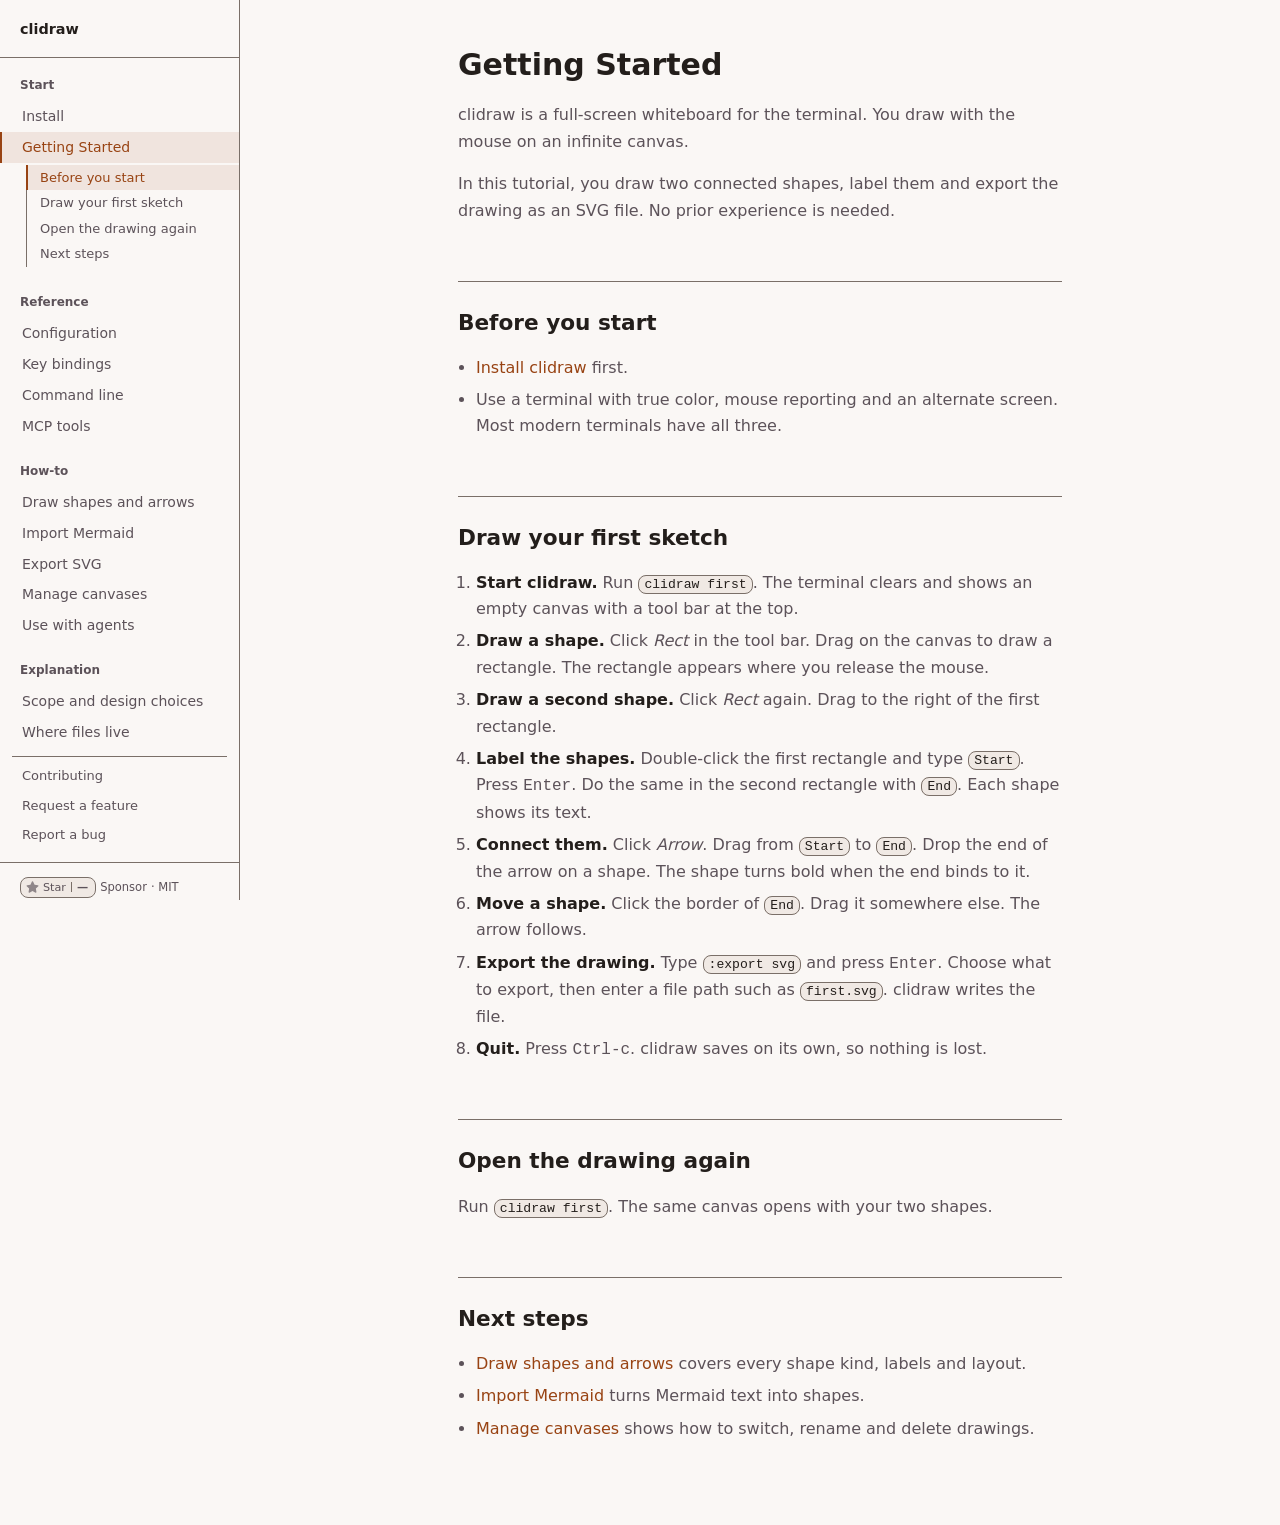
<file: docs/wiki/index.html>
<!DOCTYPE html>
<html lang="en">
<head>
  <meta charset="UTF-8">
  <meta name="viewport" content="width=device-width, initial-scale=1.0">
  <title>Getting Started | clidraw</title>
  <meta name="description" content="Install clidraw and draw your first sketch in the terminal.">
  <link rel="canonical" href="https://clidraw.shrtcts.fr/">
  <meta property="og:type" content="website">
  <meta property="og:site_name" content="clidraw">
  <meta property="og:title" content="Getting Started | clidraw">
  <meta property="og:description" content="Install clidraw and draw your first sketch in the terminal.">
  <meta property="og:url" content="https://clidraw.shrtcts.fr/">
  <meta name="twitter:card" content="summary">
  <meta name="twitter:title" content="Getting Started | clidraw">
  <meta name="twitter:description" content="Install clidraw and draw your first sketch in the terminal.">
  <script type="application/ld+json">
  {
    "@context": "https://schema.org",
    "@type": "SoftwareApplication",
    "name": "clidraw",
    "operatingSystem": "Linux, macOS, Windows",
    "applicationCategory": "DeveloperApplication",
    "description": "Install clidraw and draw your first sketch in the terminal.",
    "url": "https://clidraw.shrtcts.fr/",
    "downloadUrl": "https://github.com/shortcuts/clidraw/releases",
    "offers": { "@type": "Offer", "price": "0", "priceCurrency": "USD" }
  }
  </script>
  <link rel="stylesheet" href="style.css">
</head>
<body>
<div class="layout">

  <main>
    <h1 id="getting-started">Getting Started</h1>
    <p>clidraw is a full-screen whiteboard for the terminal. You draw with the mouse on an infinite canvas.</p>

    <p>In this tutorial, you draw two connected shapes, label them and export the drawing as an SVG file. No prior experience is needed.</p>

    <h2 id="before-you-start">Before you start</h2>
    <ul>
      <li><a href="install.html">Install clidraw</a> first.</li>
      <li>Use a terminal with true color, mouse reporting and an alternate screen. Most modern terminals have all three.</li>
    </ul>

    <h2 id="first-drawing">Draw your first sketch</h2>
    <ol>
      <li><strong>Start clidraw.</strong> Run <code>clidraw first</code>. The terminal clears and shows an empty canvas with a tool bar at the top.</li>
      <li><strong>Draw a shape.</strong> Click <em>Rect</em> in the tool bar. Drag on the canvas to draw a rectangle. The rectangle appears where you release the mouse.</li>
      <li><strong>Draw a second shape.</strong> Click <em>Rect</em> again. Drag to the right of the first rectangle.</li>
      <li><strong>Label the shapes.</strong> Double-click the first rectangle and type <code>Start</code>. Press <kbd>Enter</kbd>. Do the same in the second rectangle with <code>End</code>. Each shape shows its text.</li>
      <li><strong>Connect them.</strong> Click <em>Arrow</em>. Drag from <code>Start</code> to <code>End</code>. Drop the end of the arrow on a shape. The shape turns bold when the end binds to it.</li>
      <li><strong>Move a shape.</strong> Click the border of <code>End</code>. Drag it somewhere else. The arrow follows.</li>
      <li><strong>Export the drawing.</strong> Type <code>:export svg</code> and press <kbd>Enter</kbd>. Choose what to export, then enter a file path such as <code>first.svg</code>. clidraw writes the file.</li>
      <li><strong>Quit.</strong> Press <kbd>Ctrl-c</kbd>. clidraw saves on its own, so nothing is lost.</li>
    </ol>

    <h2 id="reopen">Open the drawing again</h2>
    <p>Run <code>clidraw first</code>. The same canvas opens with your two shapes.</p>

    <h2 id="next-steps">Next steps</h2>
    <ul>
      <li><a href="draw-shapes-and-arrows.html">Draw shapes and arrows</a> covers every shape kind, labels and layout.</li>
      <li><a href="import-mermaid.html">Import Mermaid</a> turns Mermaid text into shapes.</li>
      <li><a href="manage-canvases.html">Manage canvases</a> shows how to switch, rename and delete drawings.</li>
    </ul>
  </main>

</div>
<script src="wiki-init.js"></script>
</body>
</html>
</file>
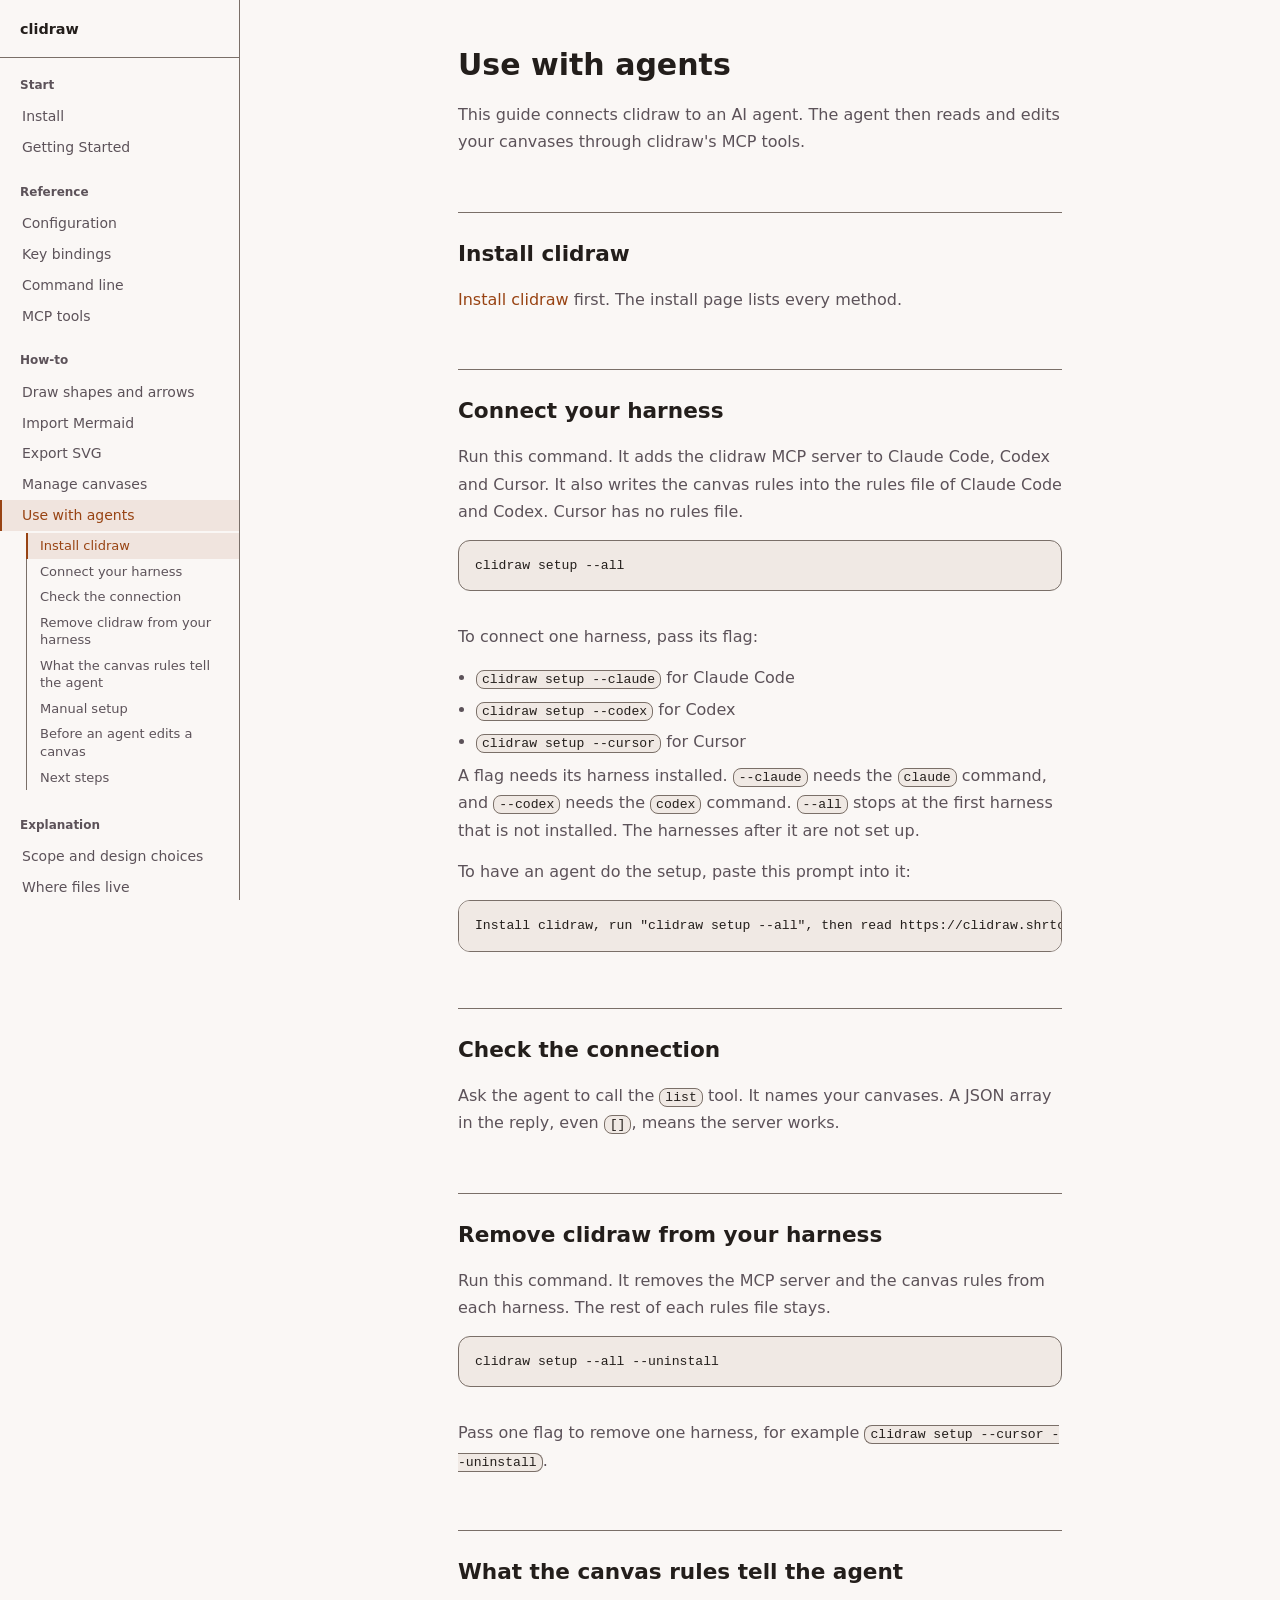
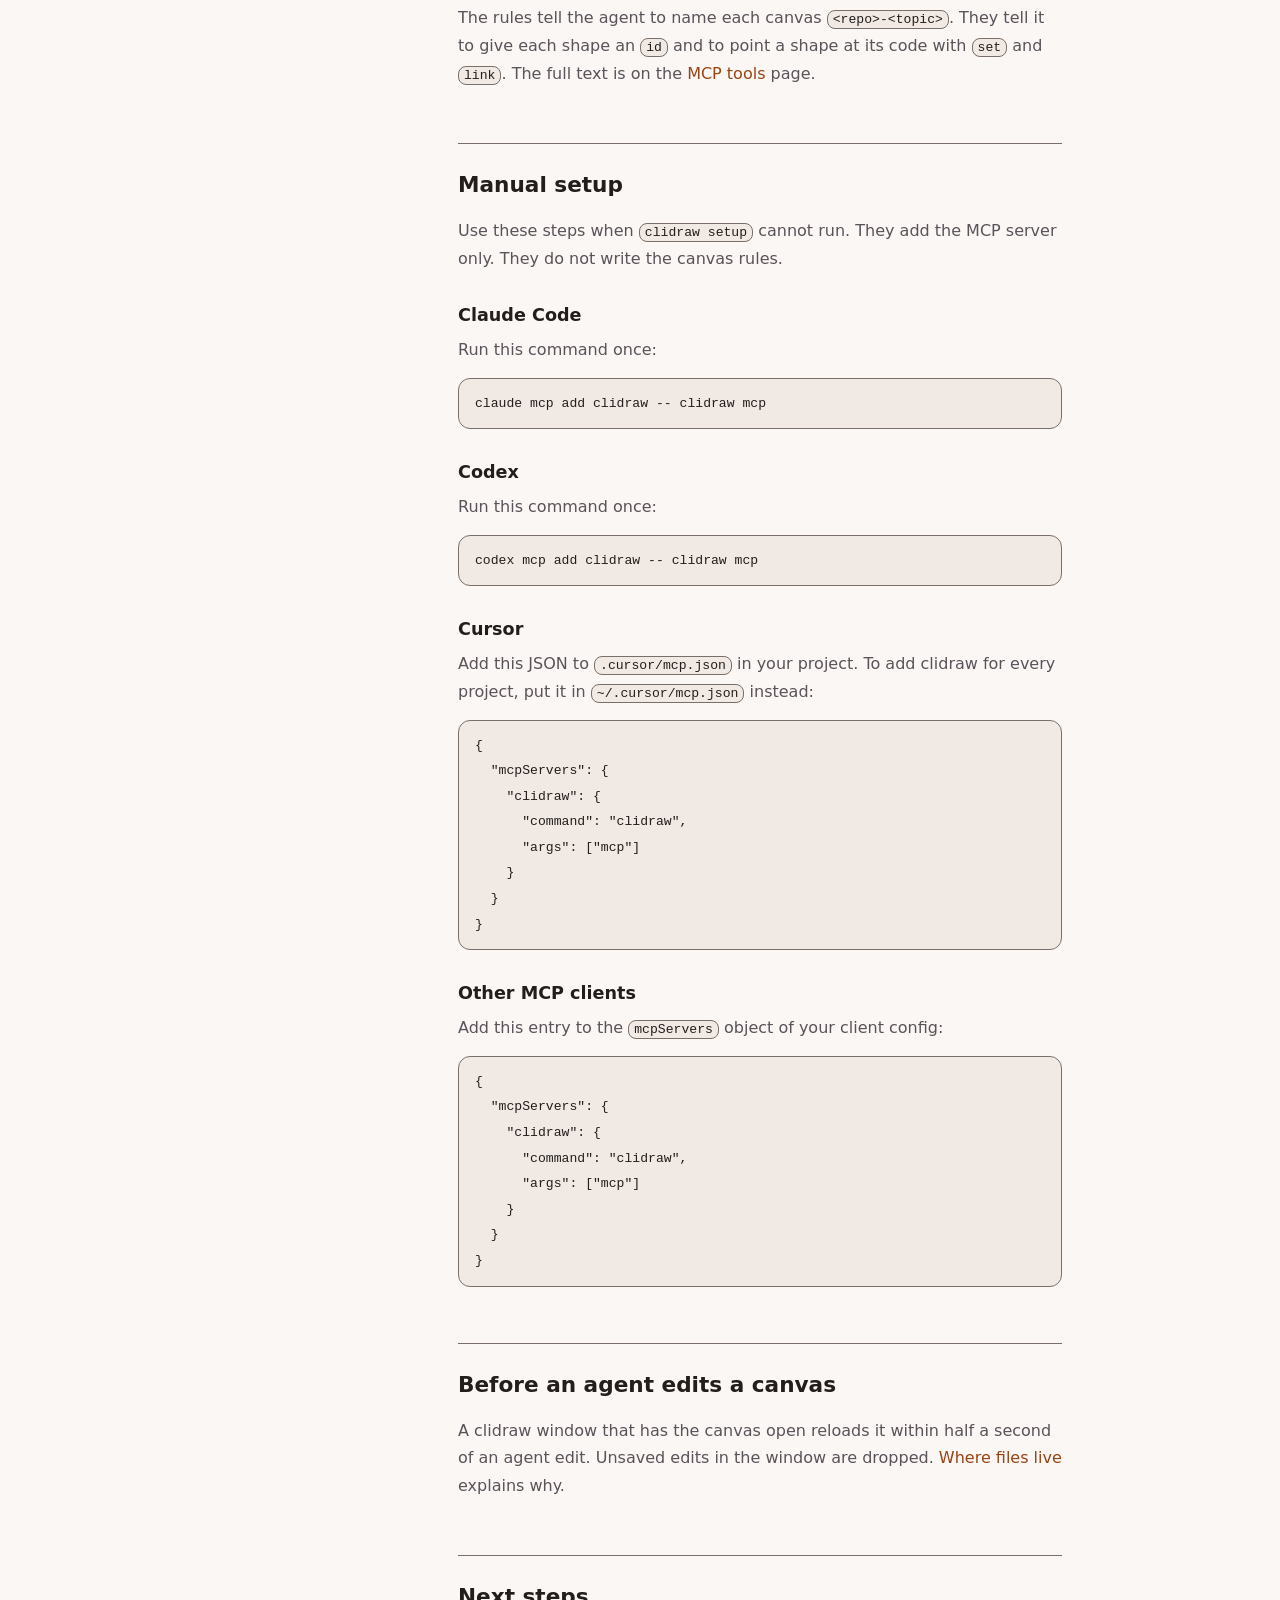
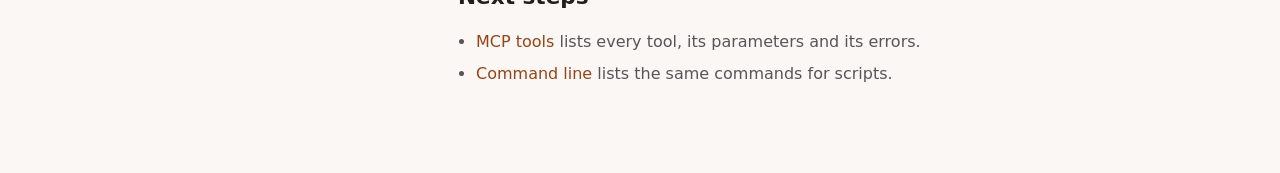
<file: docs/wiki/agents.html>
<!DOCTYPE html>
<html lang="en">
<head>
  <meta charset="UTF-8">
  <meta name="viewport" content="width=device-width, initial-scale=1.0">
  <title>Use with agents | clidraw</title>
  <meta name="description" content="Connect clidraw to Claude Code, Codex, Cursor or another MCP client so an agent can draw.">
  <link rel="canonical" href="https://clidraw.shrtcts.fr/agents.html">
  <meta property="og:type" content="website">
  <meta property="og:site_name" content="clidraw">
  <meta property="og:title" content="Use with agents | clidraw">
  <meta property="og:description" content="Connect clidraw to Claude Code, Codex, Cursor or another MCP client so an agent can draw.">
  <meta property="og:url" content="https://clidraw.shrtcts.fr/agents.html">
  <meta name="twitter:card" content="summary">
  <meta name="twitter:title" content="Use with agents | clidraw">
  <meta name="twitter:description" content="Connect clidraw to Claude Code, Codex, Cursor or another MCP client so an agent can draw.">
  <script type="application/ld+json">
  {
    "@context": "https://schema.org",
    "@type": "SoftwareApplication",
    "name": "clidraw",
    "operatingSystem": "Linux, macOS, Windows",
    "applicationCategory": "DeveloperApplication",
    "description": "Connect clidraw to Claude Code, Codex, Cursor or another MCP client so an agent can draw.",
    "url": "https://clidraw.shrtcts.fr/agents.html",
    "downloadUrl": "https://github.com/shortcuts/clidraw/releases",
    "offers": { "@type": "Offer", "price": "0", "priceCurrency": "USD" }
  }
  </script>
  <link rel="stylesheet" href="style.css">
</head>
<body>
<div class="layout">

  <main>
    <h1 id="use-with-agents">Use with agents</h1>
    <p>This guide connects clidraw to an AI agent. The agent then reads and edits your canvases through clidraw's MCP tools.</p>

    <h2 id="install">Install clidraw</h2>
    <p><a href="install.html">Install clidraw</a> first. The install page lists every method.</p>

    <h2 id="setup">Connect your harness</h2>
    <p>Run this command. It adds the clidraw MCP server to Claude Code, Codex and Cursor. It also writes the canvas rules into the rules file of Claude Code and Codex. Cursor has no rules file.</p>
    <pre><code>clidraw setup --all</code></pre>
    <p>To connect one harness, pass its flag:</p>
    <ul>
      <li><code>clidraw setup --claude</code> for Claude Code</li>
      <li><code>clidraw setup --codex</code> for Codex</li>
      <li><code>clidraw setup --cursor</code> for Cursor</li>
    </ul>
    <p>A flag needs its harness installed. <code>--claude</code> needs the <code>claude</code> command, and <code>--codex</code> needs the <code>codex</code> command. <code>--all</code> stops at the first harness that is not installed. The harnesses after it are not set up.</p>
    <p>To have an agent do the setup, paste this prompt into it:</p>
    <pre><code>Install clidraw, run "clidraw setup --all", then read https://clidraw.shrtcts.fr/llms.txt and confirm the list tool works.</code></pre>

    <h2 id="check">Check the connection</h2>
    <p>Ask the agent to call the <code>list</code> tool. It names your canvases. A JSON array in the reply, even <code>[]</code>, means the server works.</p>

    <h2 id="uninstall">Remove clidraw from your harness</h2>
    <p>Run this command. It removes the MCP server and the canvas rules from each harness. The rest of each rules file stays.</p>
    <pre><code>clidraw setup --all --uninstall</code></pre>
    <p>Pass one flag to remove one harness, for example <code>clidraw setup --cursor --uninstall</code>.</p>

    <h2 id="canvas-rules">What the canvas rules tell the agent</h2>
    <p>The rules tell the agent to name each canvas <code>&lt;repo&gt;-&lt;topic&gt;</code>. They tell it to give each shape an <code>id</code> and to point a shape at its code with <code>set</code> and <code>link</code>. The full text is on the <a href="mcp.html#instructions">MCP tools</a> page.</p>

    <h2 id="manual">Manual setup</h2>
    <p>Use these steps when <code>clidraw setup</code> cannot run. They add the MCP server only. They do not write the canvas rules.</p>
    <h3 class="item" id="clients-claude-code">Claude Code</h3>
    <p>Run this command once:</p>
    <pre><code>claude mcp add clidraw -- clidraw mcp</code></pre>

    <h3 class="item" id="clients-codex">Codex</h3>
    <p>Run this command once:</p>
    <pre><code>codex mcp add clidraw -- clidraw mcp</code></pre>

    <h3 class="item" id="clients-cursor">Cursor</h3>
    <p>Add this JSON to <code>.cursor/mcp.json</code> in your project. To add clidraw for every project, put it in <code>~/.cursor/mcp.json</code> instead:</p>
    <pre><code>{
  "mcpServers": {
    "clidraw": {
      "command": "clidraw",
      "args": ["mcp"]
    }
  }
}</code></pre>

    <h3 class="item" id="clients-generic">Other MCP clients</h3>
    <p>Add this entry to the <code>mcpServers</code> object of your client config:</p>
    <pre><code>{
  "mcpServers": {
    "clidraw": {
      "command": "clidraw",
      "args": ["mcp"]
    }
  }
}</code></pre>

    <h2 id="caveats">Before an agent edits a canvas</h2>
    <p>A clidraw window that has the canvas open reloads it within half a second of an agent edit. Unsaved edits in the window are dropped. <a href="where-files-live.html#edits-from-scripts-and-agents">Where files live</a> explains why.</p>

    <h2 id="next-steps">Next steps</h2>
    <ul>
      <li><a href="mcp.html">MCP tools</a> lists every tool, its parameters and its errors.</li>
      <li><a href="cli.html">Command line</a> lists the same commands for scripts.</li>
    </ul>
  </main>

</div>
<script src="wiki-init.js"></script>
</body>
</html>
</file>
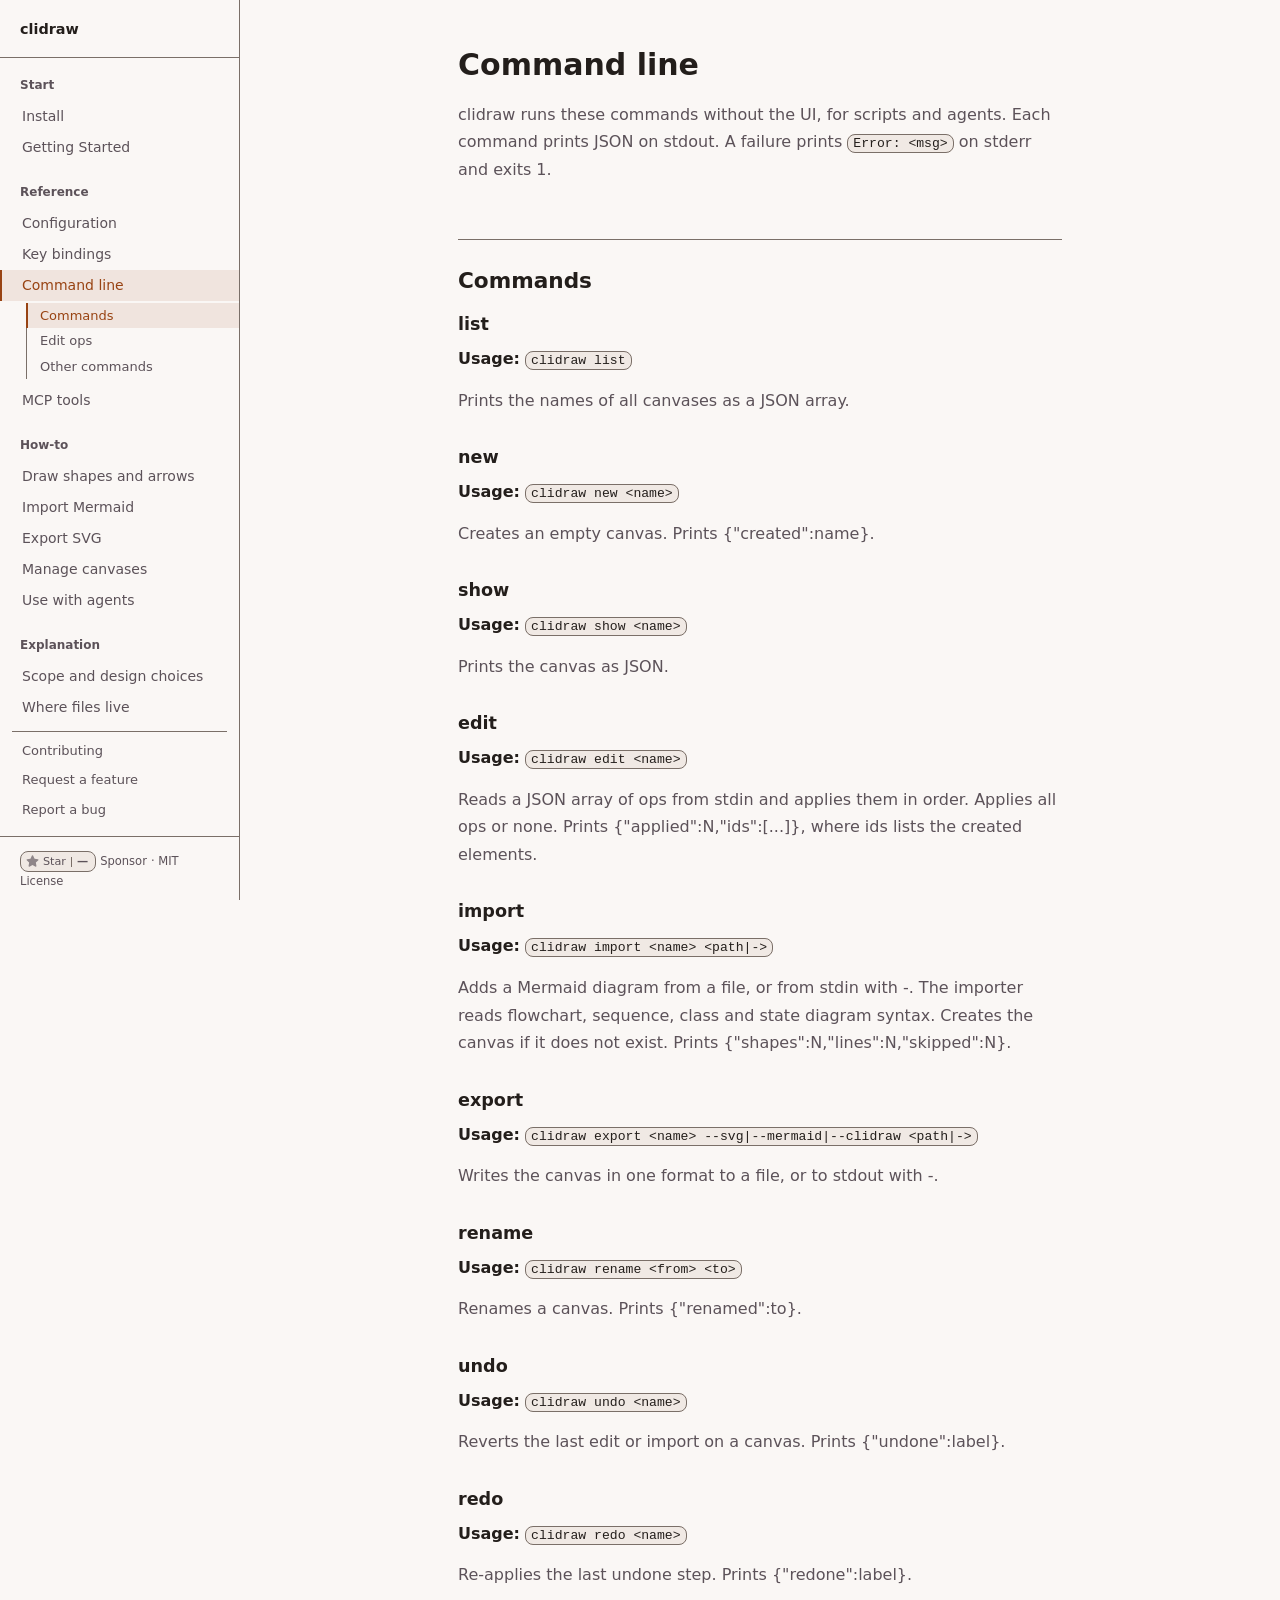
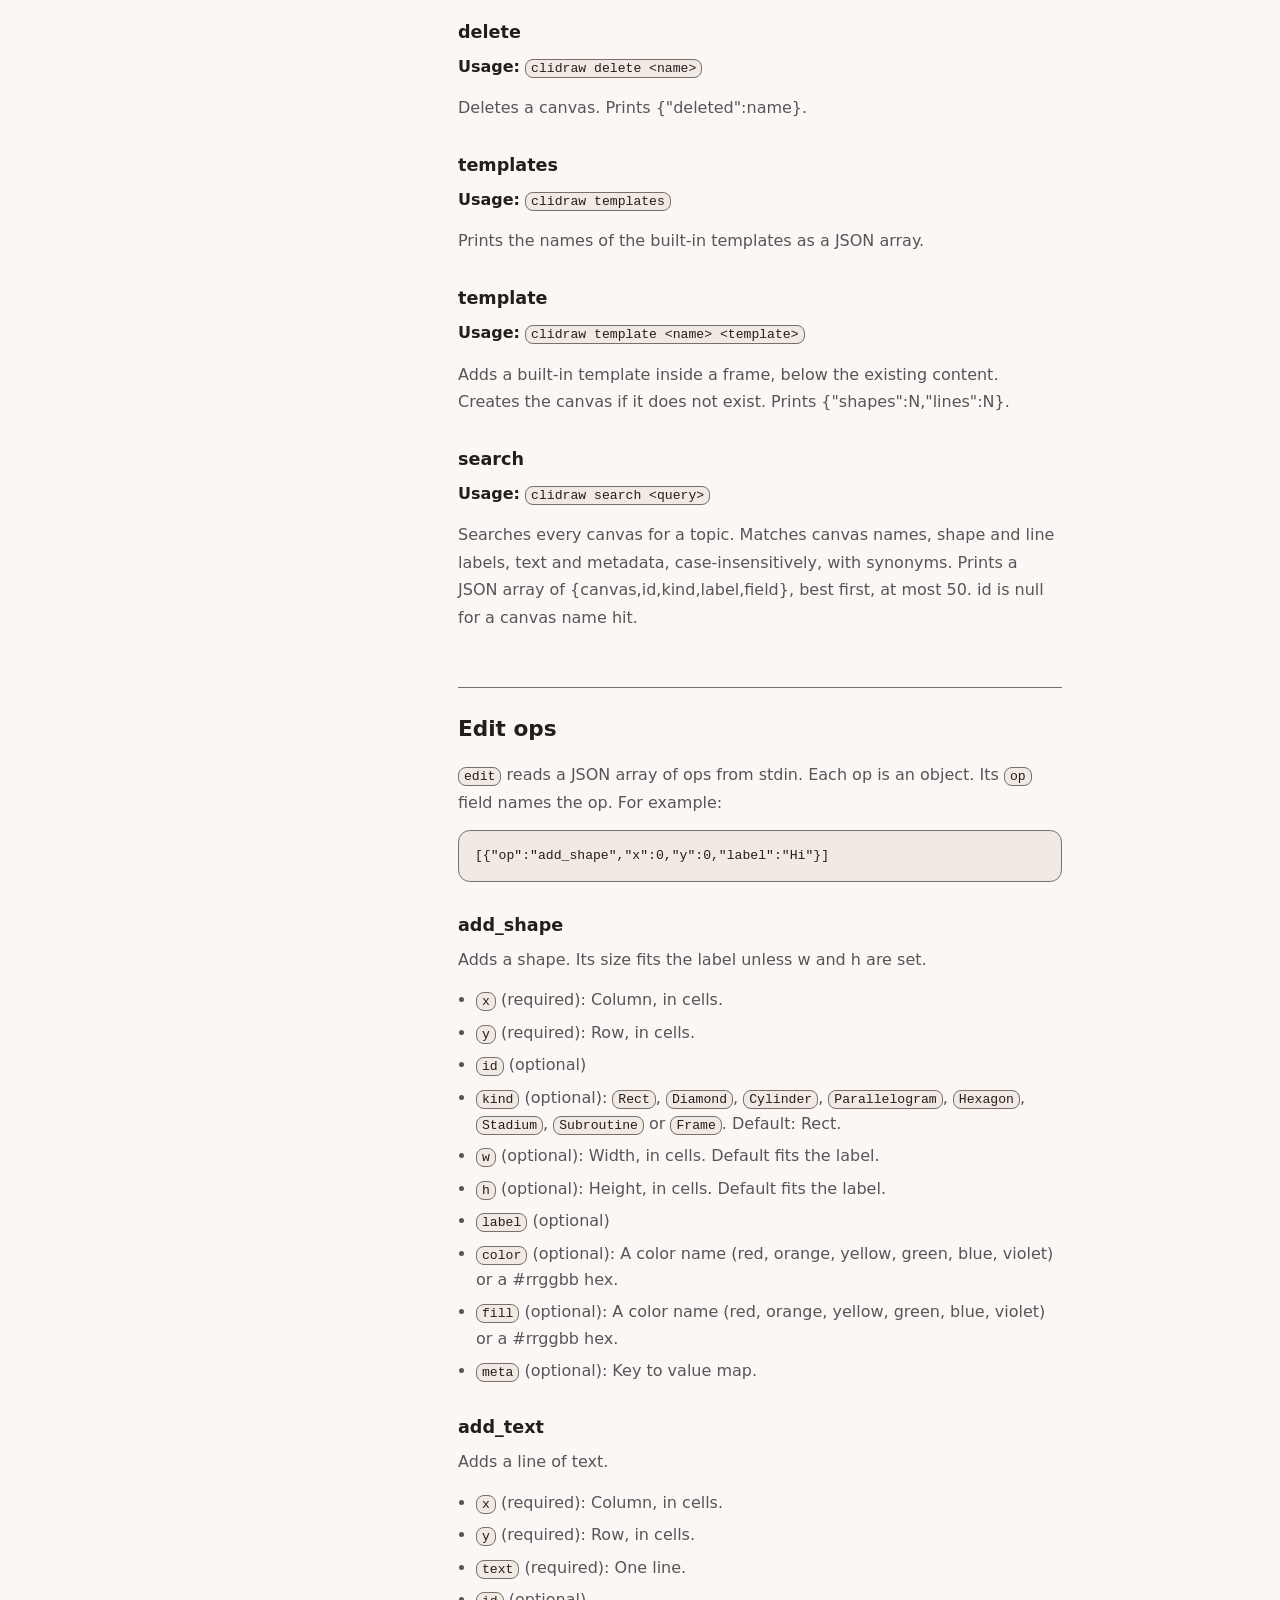
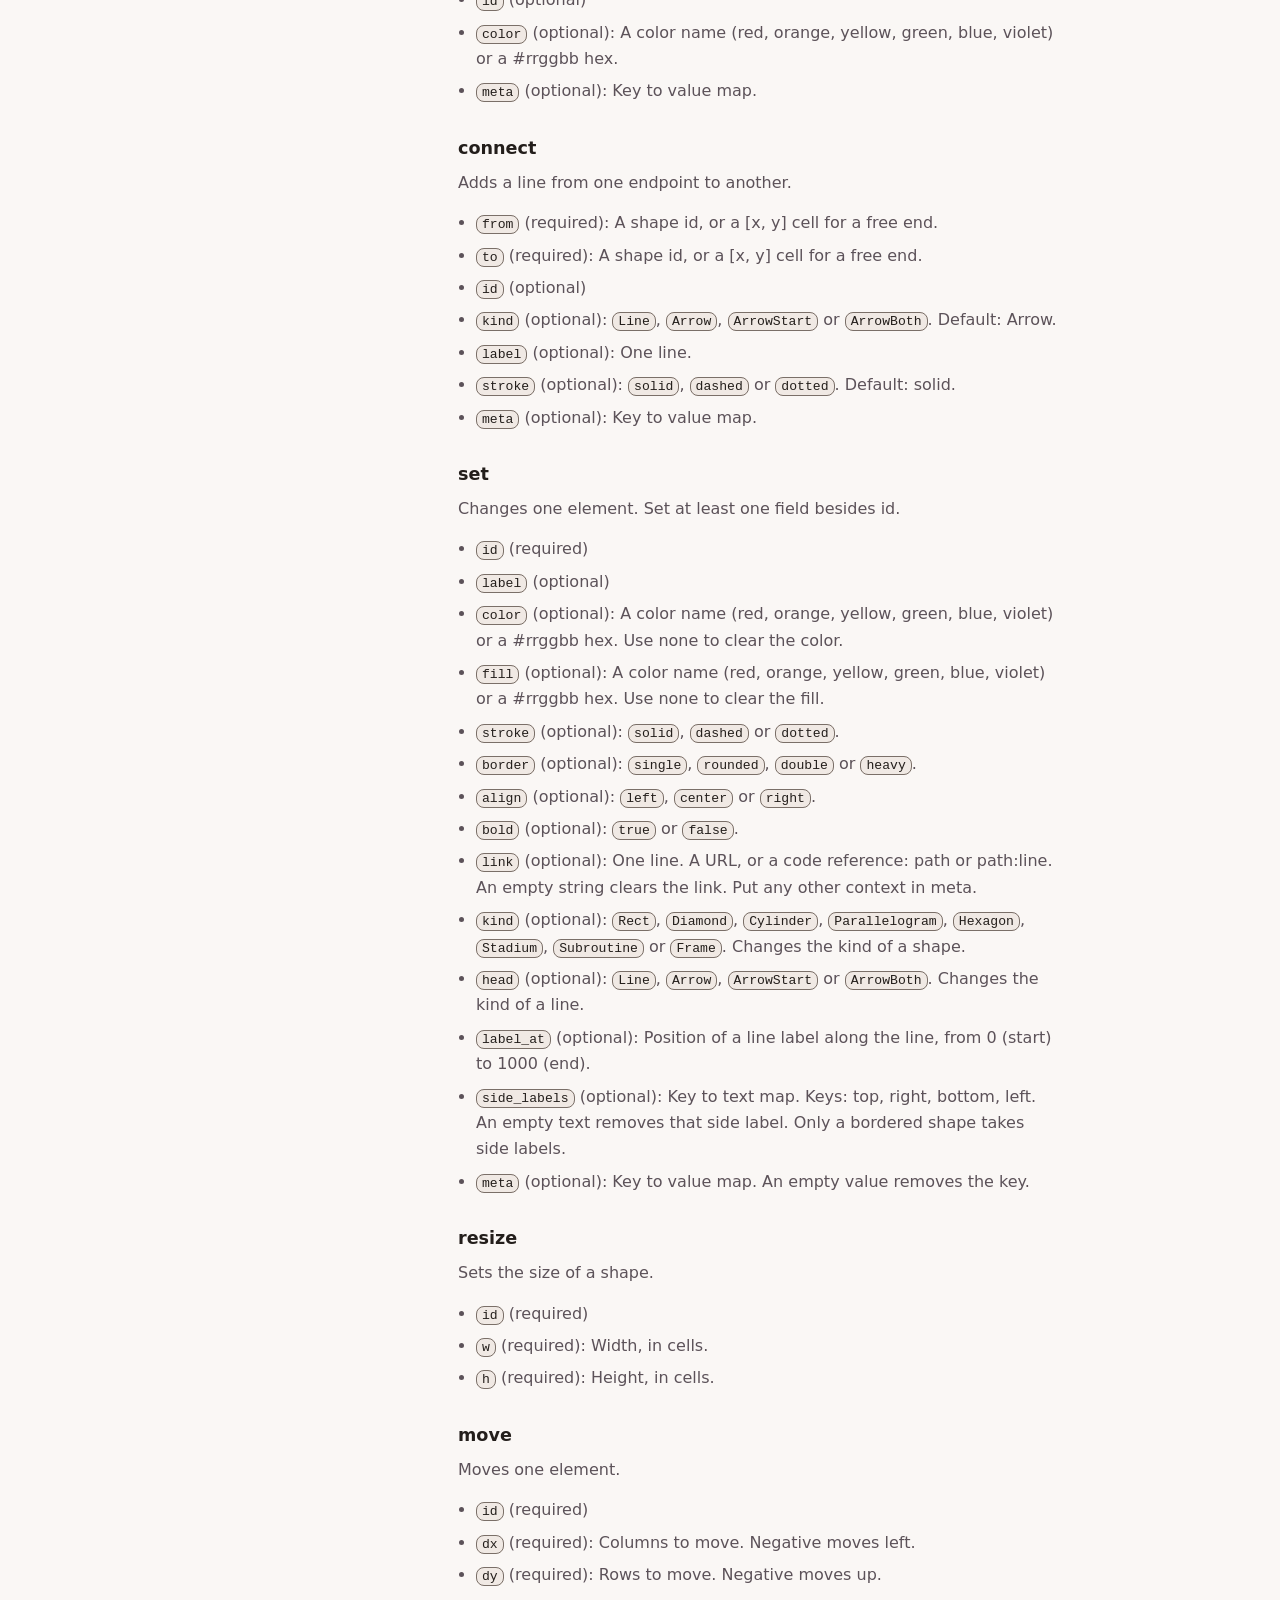
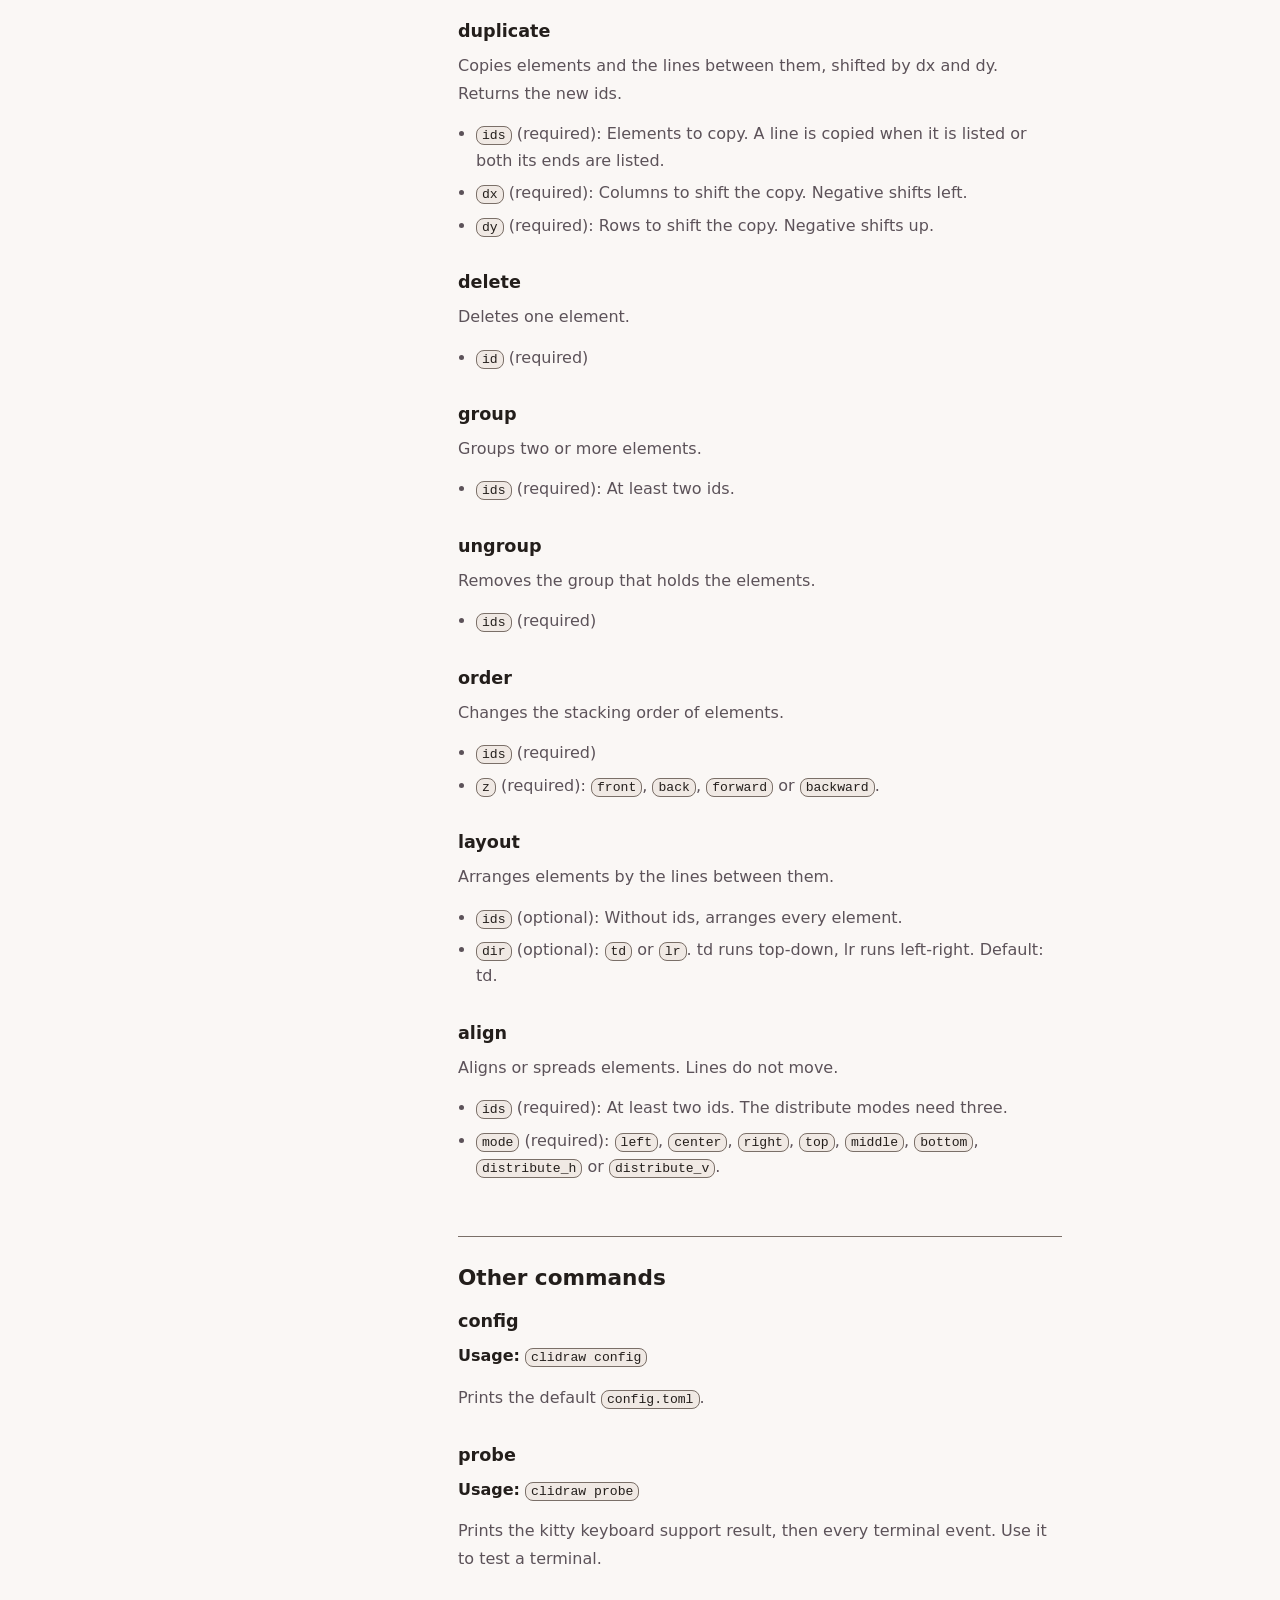
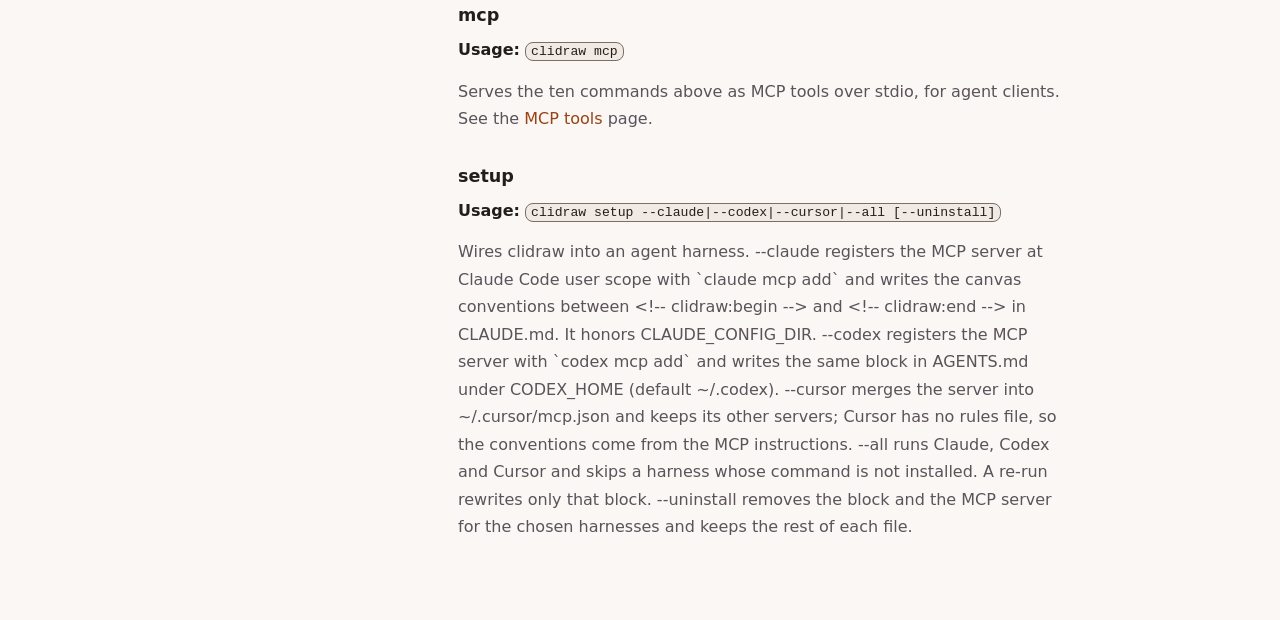
<file: docs/wiki/cli.html>
<!DOCTYPE html>
<html lang="en">
<head>
  <meta charset="UTF-8">
  <meta name="viewport" content="width=device-width, initial-scale=1.0">
  <title>Command line | clidraw</title>
  <meta name="description" content="Every clidraw command and edit op, with its fields.">
  <link rel="canonical" href="https://clidraw.shrtcts.fr/cli.html">
  <meta property="og:type" content="website">
  <meta property="og:site_name" content="clidraw">
  <meta property="og:title" content="Command line | clidraw">
  <meta property="og:description" content="Every clidraw command and edit op, with its fields.">
  <meta property="og:url" content="https://clidraw.shrtcts.fr/cli.html">
  <meta name="twitter:card" content="summary">
  <meta name="twitter:title" content="Command line | clidraw">
  <meta name="twitter:description" content="Every clidraw command and edit op, with its fields.">
  <script type="application/ld+json">
  {
    "@context": "https://schema.org",
    "@type": "SoftwareApplication",
    "name": "clidraw",
    "operatingSystem": "Linux, macOS, Windows",
    "applicationCategory": "DeveloperApplication",
    "description": "Every clidraw command and edit op, with its fields.",
    "url": "https://clidraw.shrtcts.fr/cli.html",
    "downloadUrl": "https://github.com/shortcuts/clidraw/releases",
    "offers": { "@type": "Offer", "price": "0", "priceCurrency": "USD" }
  }
  </script>
  <link rel="stylesheet" href="style.css">
</head>
<body>
<div class="layout">

  <main>
    <h1 id="command-line">Command line</h1>
    <p>clidraw runs these commands without the UI, for scripts and agents. Each command prints JSON on stdout. A failure prints <code>Error: &lt;msg&gt;</code> on stderr and exits 1.</p>

    <h2 id="commands">Commands</h2>
    <h3 class="item" id="commands-list">list</h3>
    <p><strong>Usage:</strong> <code>clidraw list</code></p>
    <p>Prints the names of all canvases as a JSON array.</p>
    <h3 class="item" id="commands-new">new</h3>
    <p><strong>Usage:</strong> <code>clidraw new &lt;name&gt;</code></p>
    <p>Creates an empty canvas. Prints {&quot;created&quot;:name}.</p>
    <h3 class="item" id="commands-show">show</h3>
    <p><strong>Usage:</strong> <code>clidraw show &lt;name&gt;</code></p>
    <p>Prints the canvas as JSON.</p>
    <h3 class="item" id="commands-edit">edit</h3>
    <p><strong>Usage:</strong> <code>clidraw edit &lt;name&gt;</code></p>
    <p>Reads a JSON array of ops from stdin and applies them in order. Applies all ops or none. Prints {&quot;applied&quot;:N,&quot;ids&quot;:[...]}, where ids lists the created elements.</p>
    <h3 class="item" id="commands-import">import</h3>
    <p><strong>Usage:</strong> <code>clidraw import &lt;name&gt; &lt;path|-&gt;</code></p>
    <p>Adds a Mermaid diagram from a file, or from stdin with -. The importer reads flowchart, sequence, class and state diagram syntax. Creates the canvas if it does not exist. Prints {&quot;shapes&quot;:N,&quot;lines&quot;:N,&quot;skipped&quot;:N}.</p>
    <h3 class="item" id="commands-export">export</h3>
    <p><strong>Usage:</strong> <code>clidraw export &lt;name&gt; --svg|--mermaid|--clidraw &lt;path|-&gt;</code></p>
    <p>Writes the canvas in one format to a file, or to stdout with -.</p>
    <h3 class="item" id="commands-rename">rename</h3>
    <p><strong>Usage:</strong> <code>clidraw rename &lt;from&gt; &lt;to&gt;</code></p>
    <p>Renames a canvas. Prints {&quot;renamed&quot;:to}.</p>
    <h3 class="item" id="commands-undo">undo</h3>
    <p><strong>Usage:</strong> <code>clidraw undo &lt;name&gt;</code></p>
    <p>Reverts the last edit or import on a canvas. Prints {&quot;undone&quot;:label}.</p>
    <h3 class="item" id="commands-redo">redo</h3>
    <p><strong>Usage:</strong> <code>clidraw redo &lt;name&gt;</code></p>
    <p>Re-applies the last undone step. Prints {&quot;redone&quot;:label}.</p>
    <h3 class="item" id="commands-delete">delete</h3>
    <p><strong>Usage:</strong> <code>clidraw delete &lt;name&gt;</code></p>
    <p>Deletes a canvas. Prints {&quot;deleted&quot;:name}.</p>
    <h3 class="item" id="commands-templates">templates</h3>
    <p><strong>Usage:</strong> <code>clidraw templates</code></p>
    <p>Prints the names of the built-in templates as a JSON array.</p>
    <h3 class="item" id="commands-template">template</h3>
    <p><strong>Usage:</strong> <code>clidraw template &lt;name&gt; &lt;template&gt;</code></p>
    <p>Adds a built-in template inside a frame, below the existing content. Creates the canvas if it does not exist. Prints {&quot;shapes&quot;:N,&quot;lines&quot;:N}.</p>
    <h3 class="item" id="commands-search">search</h3>
    <p><strong>Usage:</strong> <code>clidraw search &lt;query&gt;</code></p>
    <p>Searches every canvas for a topic. Matches canvas names, shape and line labels, text and metadata, case-insensitively, with synonyms. Prints a JSON array of {canvas,id,kind,label,field}, best first, at most 50. id is null for a canvas name hit.</p>

    <h2 id="ops">Edit ops</h2>
    <p><code>edit</code> reads a JSON array of ops from stdin. Each op is an object. Its <code>op</code> field names the op. For example:</p>
    <pre><code>[{"op":"add_shape","x":0,"y":0,"label":"Hi"}]</code></pre>
    <h3 class="item" id="ops-add_shape">add_shape</h3>
    <p>Adds a shape. Its size fits the label unless w and h are set.</p>
    <ul>
      <li><code>x</code> (required): Column, in cells.</li>
      <li><code>y</code> (required): Row, in cells.</li>
      <li><code>id</code> (optional)</li>
      <li><code>kind</code> (optional): <code>Rect</code>, <code>Diamond</code>, <code>Cylinder</code>, <code>Parallelogram</code>, <code>Hexagon</code>, <code>Stadium</code>, <code>Subroutine</code> or <code>Frame</code>. Default: Rect.</li>
      <li><code>w</code> (optional): Width, in cells. Default fits the label.</li>
      <li><code>h</code> (optional): Height, in cells. Default fits the label.</li>
      <li><code>label</code> (optional)</li>
      <li><code>color</code> (optional): A color name (red, orange, yellow, green, blue, violet) or a #rrggbb hex.</li>
      <li><code>fill</code> (optional): A color name (red, orange, yellow, green, blue, violet) or a #rrggbb hex.</li>
      <li><code>meta</code> (optional): Key to value map.</li>
    </ul>
    <h3 class="item" id="ops-add_text">add_text</h3>
    <p>Adds a line of text.</p>
    <ul>
      <li><code>x</code> (required): Column, in cells.</li>
      <li><code>y</code> (required): Row, in cells.</li>
      <li><code>text</code> (required): One line.</li>
      <li><code>id</code> (optional)</li>
      <li><code>color</code> (optional): A color name (red, orange, yellow, green, blue, violet) or a #rrggbb hex.</li>
      <li><code>meta</code> (optional): Key to value map.</li>
    </ul>
    <h3 class="item" id="ops-connect">connect</h3>
    <p>Adds a line from one endpoint to another.</p>
    <ul>
      <li><code>from</code> (required): A shape id, or a [x, y] cell for a free end.</li>
      <li><code>to</code> (required): A shape id, or a [x, y] cell for a free end.</li>
      <li><code>id</code> (optional)</li>
      <li><code>kind</code> (optional): <code>Line</code>, <code>Arrow</code>, <code>ArrowStart</code> or <code>ArrowBoth</code>. Default: Arrow.</li>
      <li><code>label</code> (optional): One line.</li>
      <li><code>stroke</code> (optional): <code>solid</code>, <code>dashed</code> or <code>dotted</code>. Default: solid.</li>
      <li><code>meta</code> (optional): Key to value map.</li>
    </ul>
    <h3 class="item" id="ops-set">set</h3>
    <p>Changes one element. Set at least one field besides id.</p>
    <ul>
      <li><code>id</code> (required)</li>
      <li><code>label</code> (optional)</li>
      <li><code>color</code> (optional): A color name (red, orange, yellow, green, blue, violet) or a #rrggbb hex. Use none to clear the color.</li>
      <li><code>fill</code> (optional): A color name (red, orange, yellow, green, blue, violet) or a #rrggbb hex. Use none to clear the fill.</li>
      <li><code>stroke</code> (optional): <code>solid</code>, <code>dashed</code> or <code>dotted</code>.</li>
      <li><code>border</code> (optional): <code>single</code>, <code>rounded</code>, <code>double</code> or <code>heavy</code>.</li>
      <li><code>align</code> (optional): <code>left</code>, <code>center</code> or <code>right</code>.</li>
      <li><code>bold</code> (optional): <code>true</code> or <code>false</code>.</li>
      <li><code>link</code> (optional): One line. A URL, or a code reference: path or path:line. An empty string clears the link. Put any other context in meta.</li>
      <li><code>kind</code> (optional): <code>Rect</code>, <code>Diamond</code>, <code>Cylinder</code>, <code>Parallelogram</code>, <code>Hexagon</code>, <code>Stadium</code>, <code>Subroutine</code> or <code>Frame</code>. Changes the kind of a shape.</li>
      <li><code>head</code> (optional): <code>Line</code>, <code>Arrow</code>, <code>ArrowStart</code> or <code>ArrowBoth</code>. Changes the kind of a line.</li>
      <li><code>label_at</code> (optional): Position of a line label along the line, from 0 (start) to 1000 (end).</li>
      <li><code>side_labels</code> (optional): Key to text map. Keys: top, right, bottom, left. An empty text removes that side label. Only a bordered shape takes side labels.</li>
      <li><code>meta</code> (optional): Key to value map. An empty value removes the key.</li>
    </ul>
    <h3 class="item" id="ops-resize">resize</h3>
    <p>Sets the size of a shape.</p>
    <ul>
      <li><code>id</code> (required)</li>
      <li><code>w</code> (required): Width, in cells.</li>
      <li><code>h</code> (required): Height, in cells.</li>
    </ul>
    <h3 class="item" id="ops-move">move</h3>
    <p>Moves one element.</p>
    <ul>
      <li><code>id</code> (required)</li>
      <li><code>dx</code> (required): Columns to move. Negative moves left.</li>
      <li><code>dy</code> (required): Rows to move. Negative moves up.</li>
    </ul>
    <h3 class="item" id="ops-duplicate">duplicate</h3>
    <p>Copies elements and the lines between them, shifted by dx and dy. Returns the new ids.</p>
    <ul>
      <li><code>ids</code> (required): Elements to copy. A line is copied when it is listed or both its ends are listed.</li>
      <li><code>dx</code> (required): Columns to shift the copy. Negative shifts left.</li>
      <li><code>dy</code> (required): Rows to shift the copy. Negative shifts up.</li>
    </ul>
    <h3 class="item" id="ops-delete">delete</h3>
    <p>Deletes one element.</p>
    <ul>
      <li><code>id</code> (required)</li>
    </ul>
    <h3 class="item" id="ops-group">group</h3>
    <p>Groups two or more elements.</p>
    <ul>
      <li><code>ids</code> (required): At least two ids.</li>
    </ul>
    <h3 class="item" id="ops-ungroup">ungroup</h3>
    <p>Removes the group that holds the elements.</p>
    <ul>
      <li><code>ids</code> (required)</li>
    </ul>
    <h3 class="item" id="ops-order">order</h3>
    <p>Changes the stacking order of elements.</p>
    <ul>
      <li><code>ids</code> (required)</li>
      <li><code>z</code> (required): <code>front</code>, <code>back</code>, <code>forward</code> or <code>backward</code>.</li>
    </ul>
    <h3 class="item" id="ops-layout">layout</h3>
    <p>Arranges elements by the lines between them.</p>
    <ul>
      <li><code>ids</code> (optional): Without ids, arranges every element.</li>
      <li><code>dir</code> (optional): <code>td</code> or <code>lr</code>. td runs top-down, lr runs left-right. Default: td.</li>
    </ul>
    <h3 class="item" id="ops-align">align</h3>
    <p>Aligns or spreads elements. Lines do not move.</p>
    <ul>
      <li><code>ids</code> (required): At least two ids. The distribute modes need three.</li>
      <li><code>mode</code> (required): <code>left</code>, <code>center</code>, <code>right</code>, <code>top</code>, <code>middle</code>, <code>bottom</code>, <code>distribute_h</code> or <code>distribute_v</code>.</li>
    </ul>

    <h2 id="other-commands">Other commands</h2>
    <h3 class="item" id="other-commands-config">config</h3>
    <p><strong>Usage:</strong> <code>clidraw config</code></p>
    <p>Prints the default <code>config.toml</code>.</p>
    <h3 class="item" id="other-commands-probe">probe</h3>
    <p><strong>Usage:</strong> <code>clidraw probe</code></p>
    <p>Prints the kitty keyboard support result, then every terminal event. Use it to test a terminal.</p>
    <h3 class="item" id="other-commands-mcp">mcp</h3>
    <p><strong>Usage:</strong> <code>clidraw mcp</code></p>
    <p>Serves the ten commands above as MCP tools over stdio, for agent clients. See the <a href="mcp.html">MCP tools</a> page.</p>
    <h3 class="item" id="other-commands-setup">setup</h3>
    <p><strong>Usage:</strong> <code>clidraw setup --claude|--codex|--cursor|--all [--uninstall]</code></p>
    <p>Wires clidraw into an agent harness. --claude registers the MCP server at Claude Code user scope with `claude mcp add` and writes the canvas conventions between &lt;!-- clidraw:begin --&gt; and &lt;!-- clidraw:end --&gt; in CLAUDE.md. It honors CLAUDE_CONFIG_DIR. --codex registers the MCP server with `codex mcp add` and writes the same block in AGENTS.md under CODEX_HOME (default ~/.codex). --cursor merges the server into ~/.cursor/mcp.json and keeps its other servers; Cursor has no rules file, so the conventions come from the MCP instructions. --all runs Claude, Codex and Cursor and skips a harness whose command is not installed. A re-run rewrites only that block. --uninstall removes the block and the MCP server for the chosen harnesses and keeps the rest of each file.</p>
  </main>

</div>
<script src="wiki-init.js"></script>
</body>
</html>
</file>
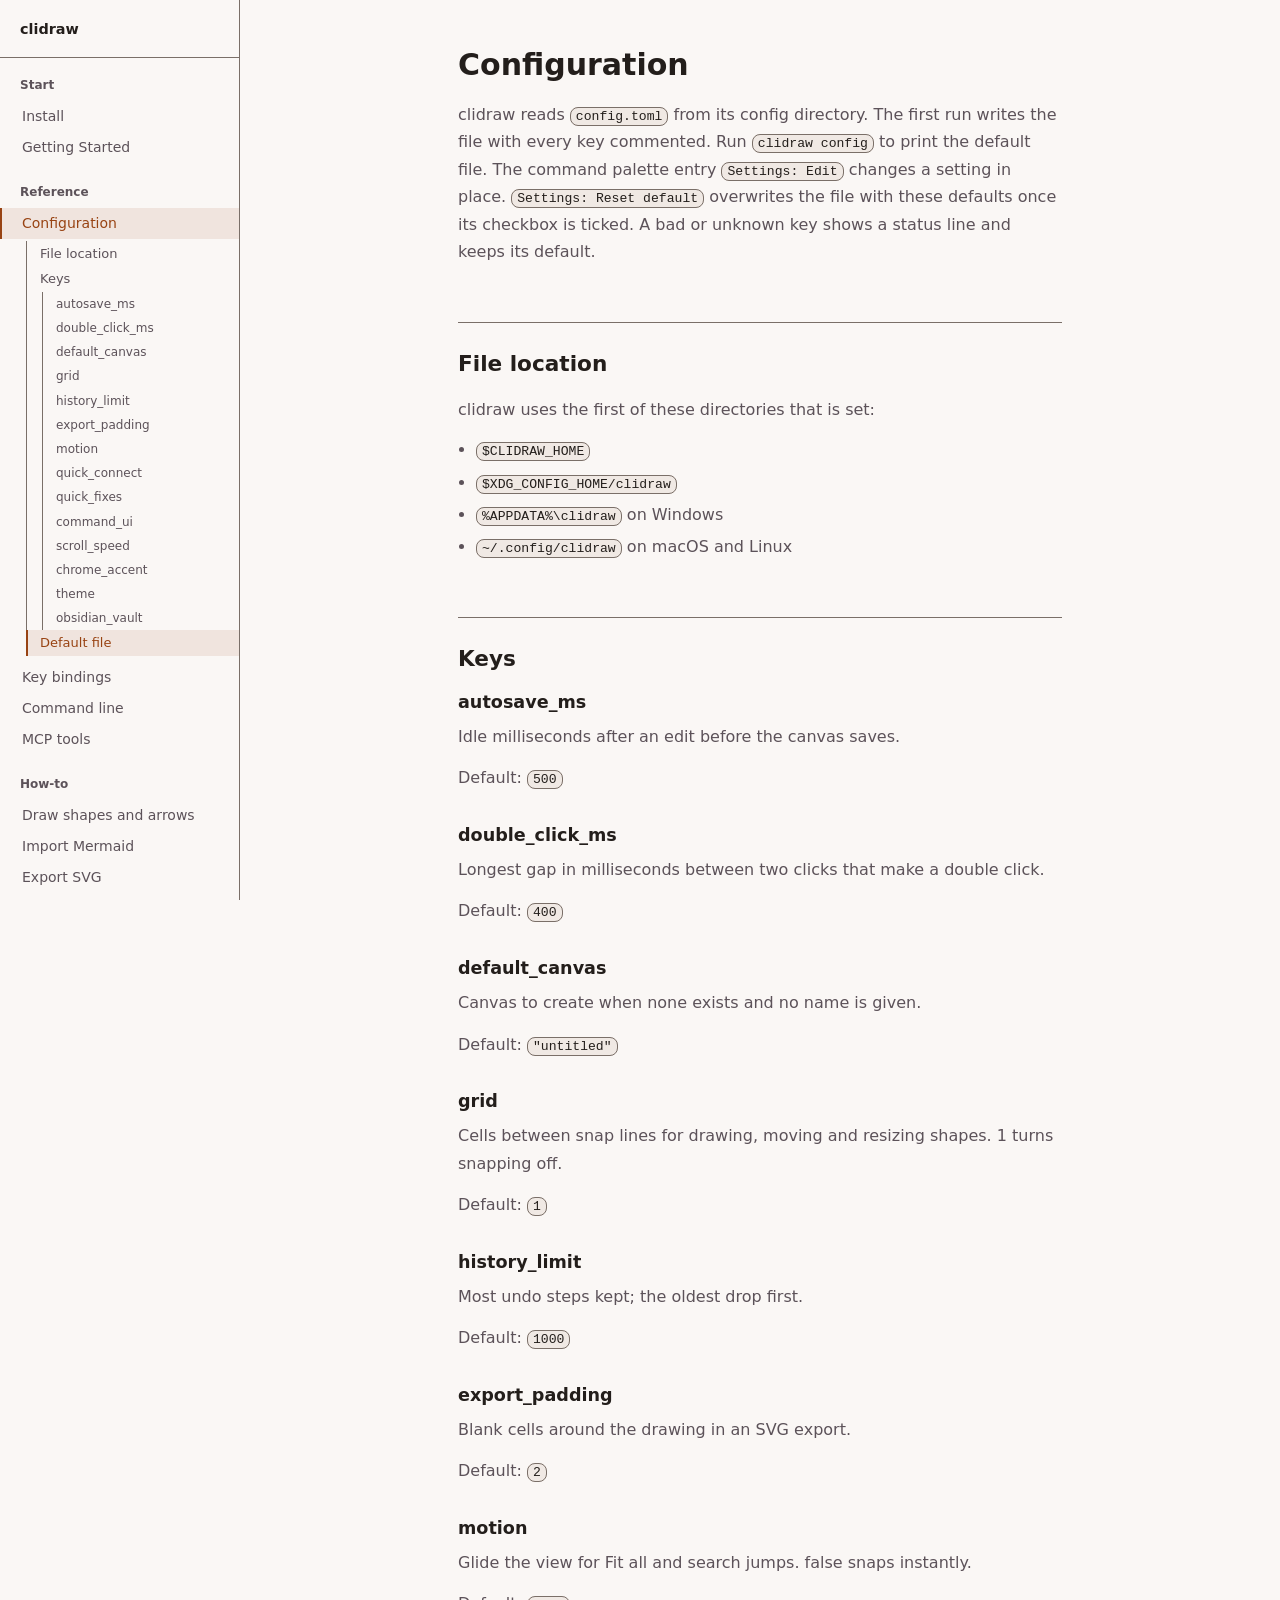
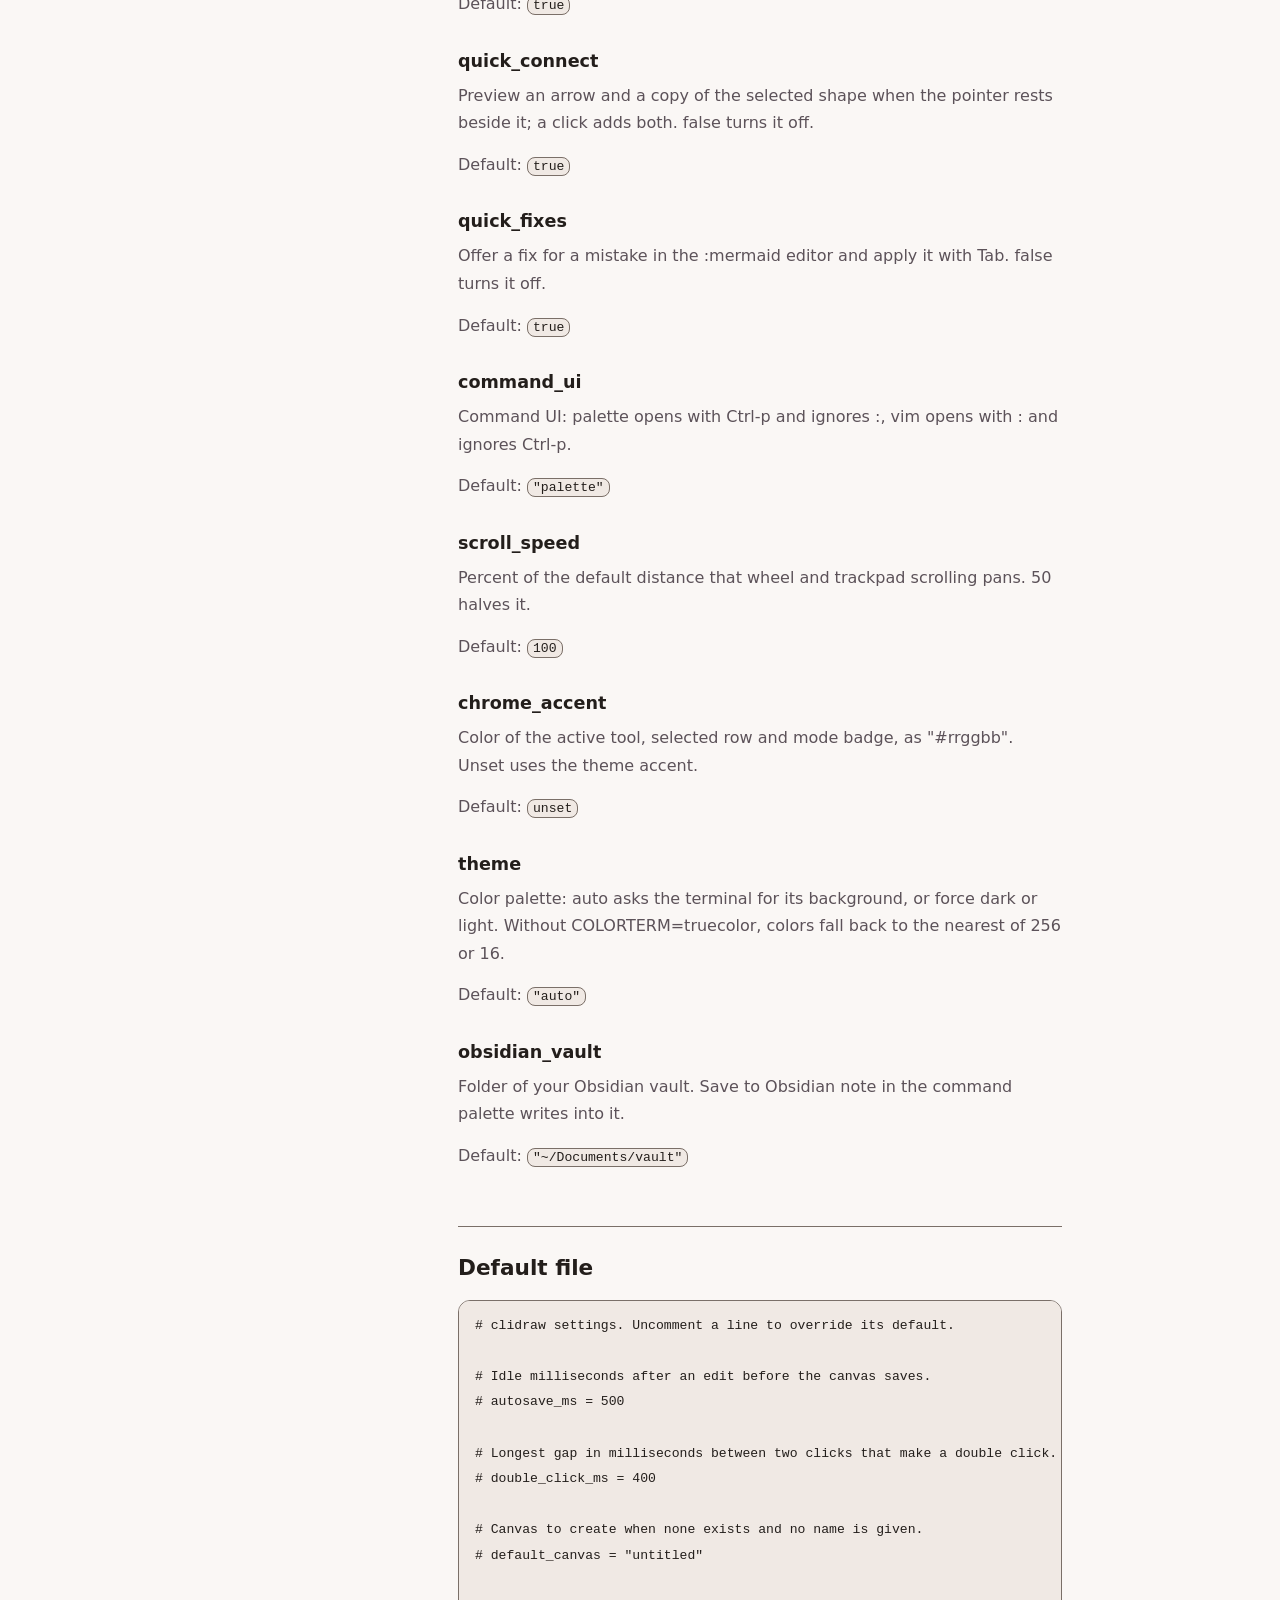
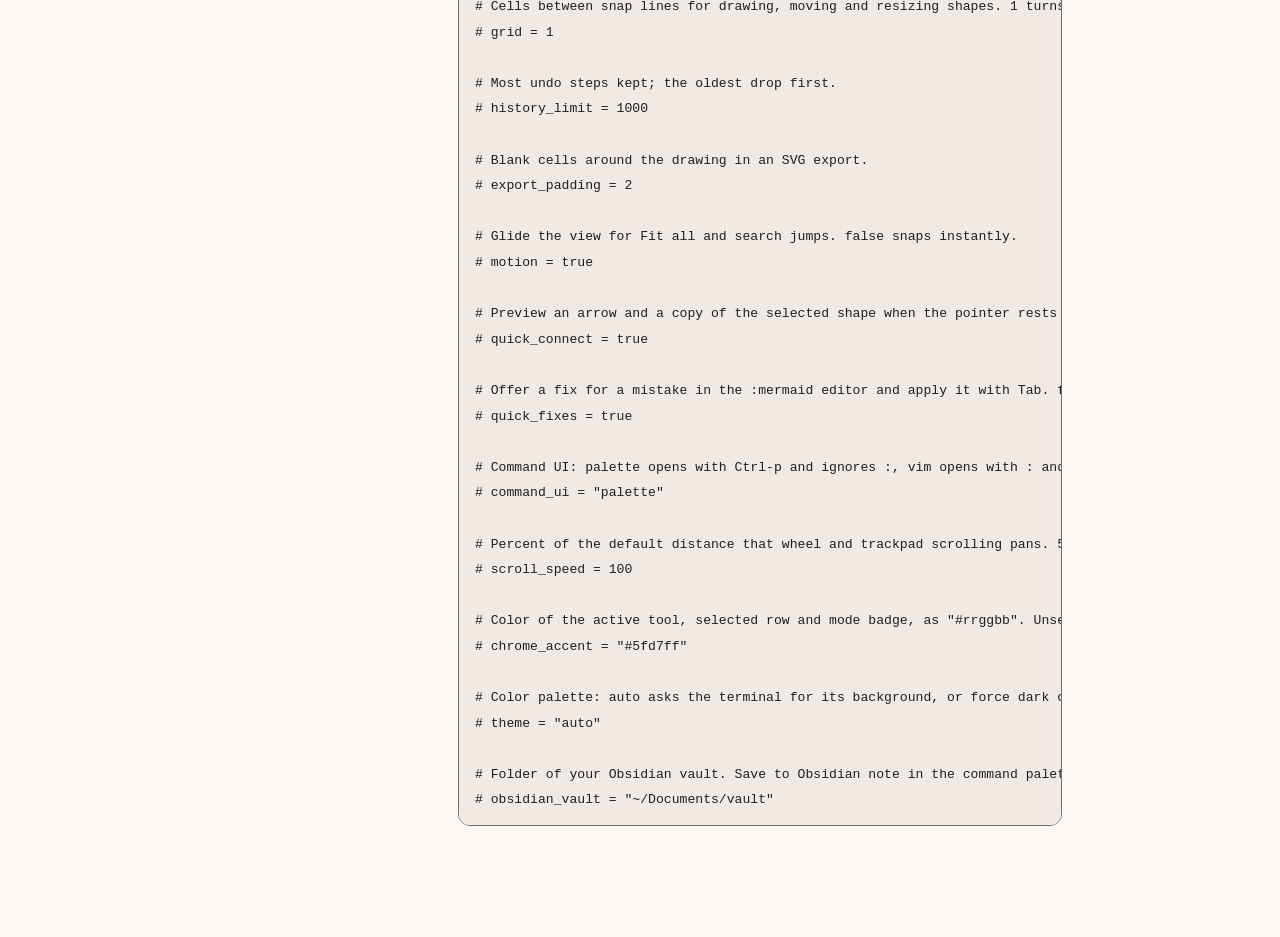
<file: docs/wiki/config.html>
<!DOCTYPE html>
<html lang="en">
<head>
  <meta charset="UTF-8">
  <meta name="viewport" content="width=device-width, initial-scale=1.0">
  <title>Configuration | clidraw</title>
  <meta name="description" content="Every clidraw setting in config.toml, with its default.">
  <link rel="canonical" href="https://clidraw.shrtcts.fr/config.html">
  <meta property="og:type" content="website">
  <meta property="og:site_name" content="clidraw">
  <meta property="og:title" content="Configuration | clidraw">
  <meta property="og:description" content="Every clidraw setting in config.toml, with its default.">
  <meta property="og:url" content="https://clidraw.shrtcts.fr/config.html">
  <meta name="twitter:card" content="summary">
  <meta name="twitter:title" content="Configuration | clidraw">
  <meta name="twitter:description" content="Every clidraw setting in config.toml, with its default.">
  <script type="application/ld+json">
  {
    "@context": "https://schema.org",
    "@type": "SoftwareApplication",
    "name": "clidraw",
    "operatingSystem": "Linux, macOS, Windows",
    "applicationCategory": "DeveloperApplication",
    "description": "Every clidraw setting in config.toml, with its default.",
    "url": "https://clidraw.shrtcts.fr/config.html",
    "downloadUrl": "https://github.com/shortcuts/clidraw/releases",
    "offers": { "@type": "Offer", "price": "0", "priceCurrency": "USD" }
  }
  </script>
  <link rel="stylesheet" href="style.css">
</head>
<body>
<div class="layout">

  <main>
    <h1 id="configuration">Configuration</h1>
    <p>clidraw reads <code>config.toml</code> from its config directory. The first run writes the file with every key commented. Run <code>clidraw config</code> to print the default file. The command palette entry <code>Settings: Edit</code> changes a setting in place. <code>Settings: Reset default</code> overwrites the file with these defaults once its checkbox is ticked. A bad or unknown key shows a status line and keeps its default.</p>

    <h2 id="file-location">File location</h2>
    <p>clidraw uses the first of these directories that is set:</p>
    <ul>
      <li><code>$CLIDRAW_HOME</code></li>
      <li><code>$XDG_CONFIG_HOME/clidraw</code></li>
      <li><code>%APPDATA%\clidraw</code> on Windows</li>
      <li><code>~/.config/clidraw</code> on macOS and Linux</li>
    </ul>

    <h2 id="keys">Keys</h2>
<h3 id="autosave_ms">autosave_ms</h3>
<p>Idle milliseconds after an edit before the canvas saves.</p>
<p>Default: <code>500</code></p>
<h3 id="double_click_ms">double_click_ms</h3>
<p>Longest gap in milliseconds between two clicks that make a double click.</p>
<p>Default: <code>400</code></p>
<h3 id="default_canvas">default_canvas</h3>
<p>Canvas to create when none exists and no name is given.</p>
<p>Default: <code>&quot;untitled&quot;</code></p>
<h3 id="grid">grid</h3>
<p>Cells between snap lines for drawing, moving and resizing shapes. 1 turns snapping off.</p>
<p>Default: <code>1</code></p>
<h3 id="history_limit">history_limit</h3>
<p>Most undo steps kept; the oldest drop first.</p>
<p>Default: <code>1000</code></p>
<h3 id="export_padding">export_padding</h3>
<p>Blank cells around the drawing in an SVG export.</p>
<p>Default: <code>2</code></p>
<h3 id="motion">motion</h3>
<p>Glide the view for Fit all and search jumps. false snaps instantly.</p>
<p>Default: <code>true</code></p>
<h3 id="quick_connect">quick_connect</h3>
<p>Preview an arrow and a copy of the selected shape when the pointer rests beside it; a click adds both. false turns it off.</p>
<p>Default: <code>true</code></p>
<h3 id="quick_fixes">quick_fixes</h3>
<p>Offer a fix for a mistake in the :mermaid editor and apply it with Tab. false turns it off.</p>
<p>Default: <code>true</code></p>
<h3 id="command_ui">command_ui</h3>
<p>Command UI: palette opens with Ctrl-p and ignores :, vim opens with : and ignores Ctrl-p.</p>
<p>Default: <code>&quot;palette&quot;</code></p>
<h3 id="scroll_speed">scroll_speed</h3>
<p>Percent of the default distance that wheel and trackpad scrolling pans. 50 halves it.</p>
<p>Default: <code>100</code></p>
<h3 id="chrome_accent">chrome_accent</h3>
<p>Color of the active tool, selected row and mode badge, as &quot;#rrggbb&quot;. Unset uses the theme accent.</p>
<p>Default: <code>unset</code></p>
<h3 id="theme">theme</h3>
<p>Color palette: auto asks the terminal for its background, or force dark or light. Without COLORTERM=truecolor, colors fall back to the nearest of 256 or 16.</p>
<p>Default: <code>&quot;auto&quot;</code></p>
<h3 id="obsidian_vault">obsidian_vault</h3>
<p>Folder of your Obsidian vault. Save to Obsidian note in the command palette writes into it.</p>
<p>Default: <code>&quot;~/Documents/vault&quot;</code></p>

    <h2 id="default-file">Default file</h2>
    <pre><code># clidraw settings. Uncomment a line to override its default.

# Idle milliseconds after an edit before the canvas saves.
# autosave_ms = 500

# Longest gap in milliseconds between two clicks that make a double click.
# double_click_ms = 400

# Canvas to create when none exists and no name is given.
# default_canvas = &quot;untitled&quot;

# Cells between snap lines for drawing, moving and resizing shapes. 1 turns snapping off.
# grid = 1

# Most undo steps kept; the oldest drop first.
# history_limit = 1000

# Blank cells around the drawing in an SVG export.
# export_padding = 2

# Glide the view for Fit all and search jumps. false snaps instantly.
# motion = true

# Preview an arrow and a copy of the selected shape when the pointer rests beside it; a click adds both. false turns it off.
# quick_connect = true

# Offer a fix for a mistake in the :mermaid editor and apply it with Tab. false turns it off.
# quick_fixes = true

# Command UI: palette opens with Ctrl-p and ignores :, vim opens with : and ignores Ctrl-p.
# command_ui = &quot;palette&quot;

# Percent of the default distance that wheel and trackpad scrolling pans. 50 halves it.
# scroll_speed = 100

# Color of the active tool, selected row and mode badge, as &quot;#rrggbb&quot;. Unset uses the theme accent.
# chrome_accent = &quot;#5fd7ff&quot;

# Color palette: auto asks the terminal for its background, or force dark or light. Without COLORTERM=truecolor, colors fall back to the nearest of 256 or 16.
# theme = &quot;auto&quot;

# Folder of your Obsidian vault. Save to Obsidian note in the command palette writes into it.
# obsidian_vault = &quot;~/Documents/vault&quot;
</code></pre>
  </main>

</div>
<script src="wiki-init.js"></script>
</body>
</html>
</file>
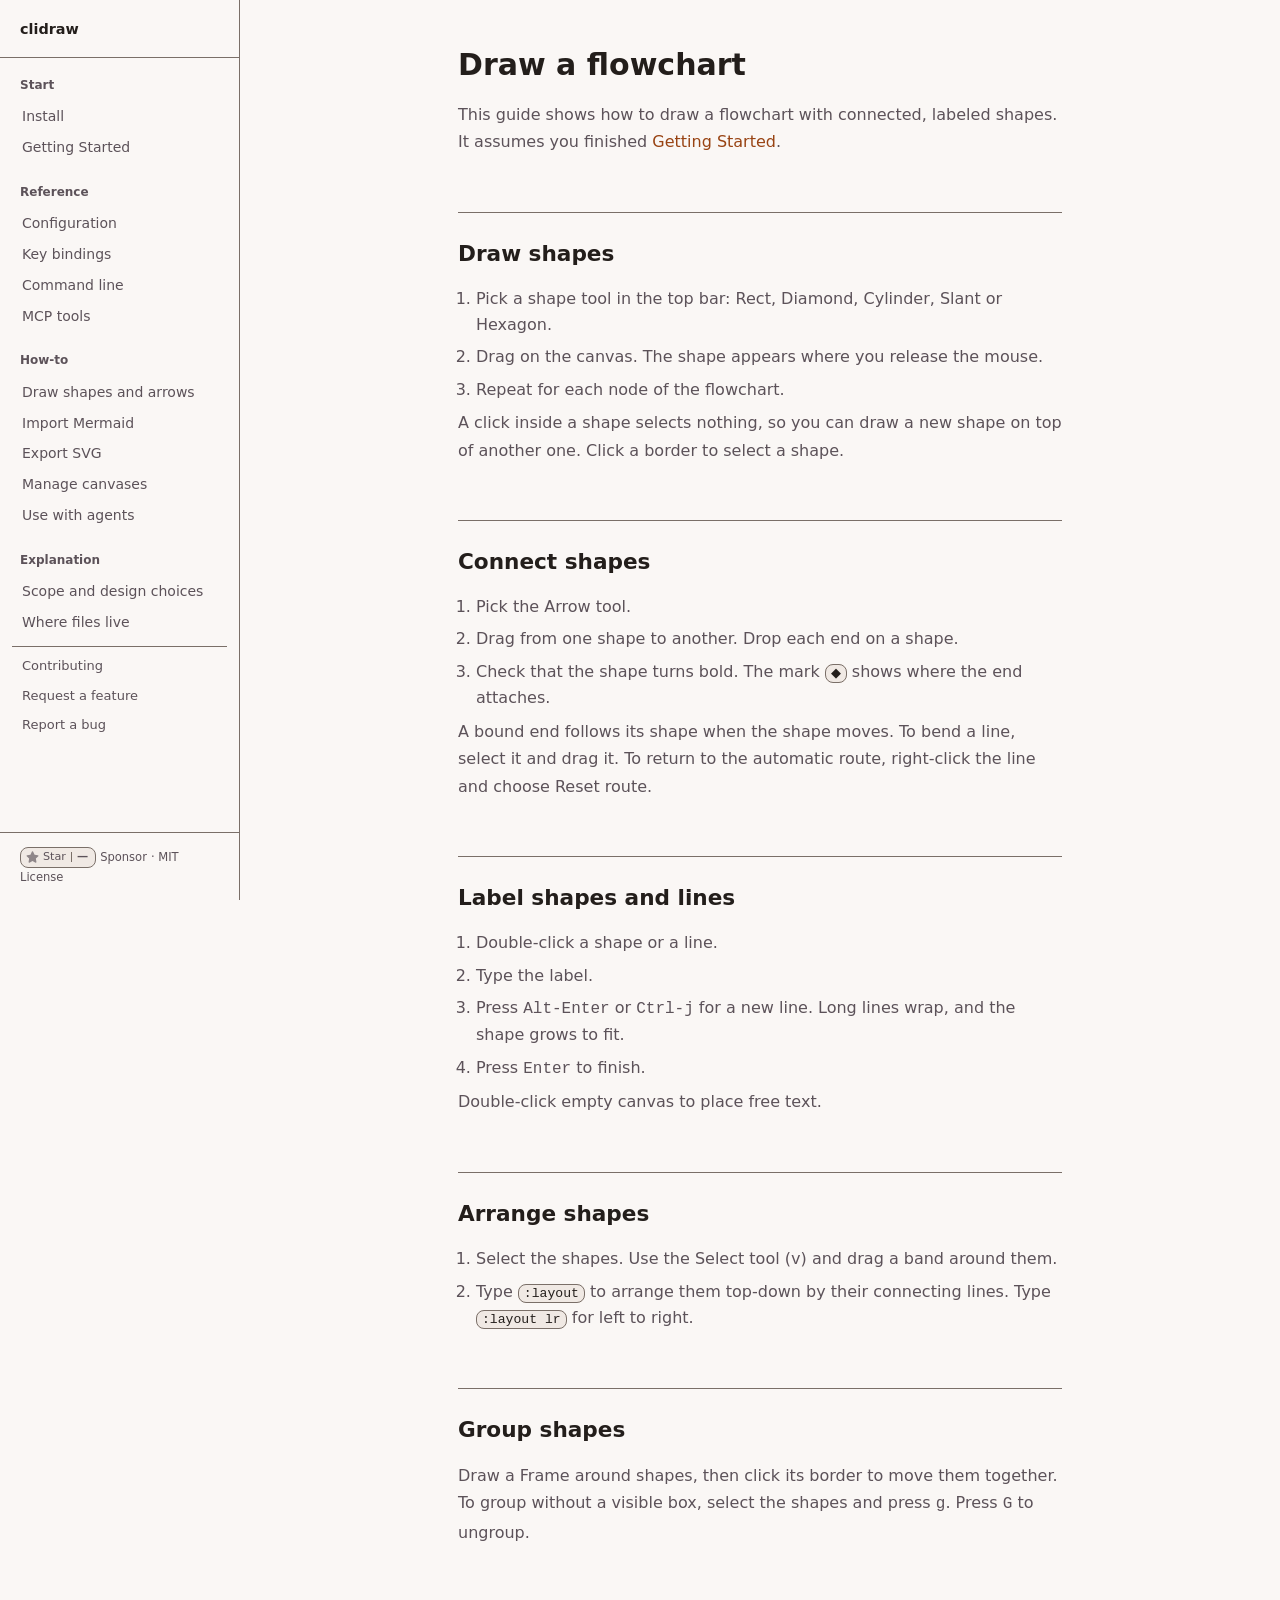
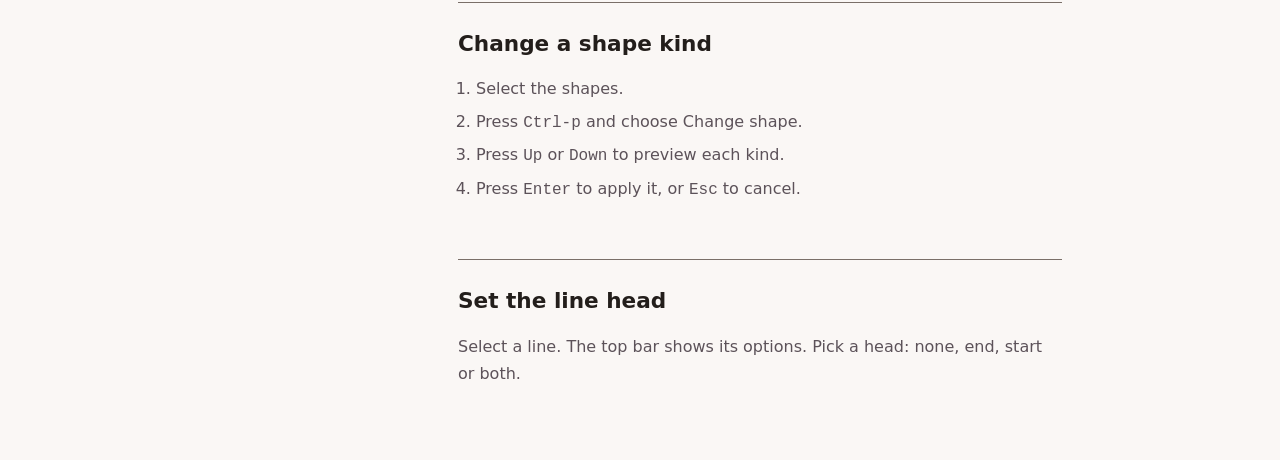
<file: docs/wiki/draw-a-flowchart.html>
<!DOCTYPE html>
<html lang="en">
<head>
  <meta charset="UTF-8">
  <meta name="viewport" content="width=device-width, initial-scale=1.0">
  <title>Draw a flowchart | clidraw</title>
  <meta name="description" content="Draw shapes, connect them with arrows, label them and arrange them in clidraw.">
  <link rel="canonical" href="https://clidraw.shrtcts.fr/draw-a-flowchart.html">
  <meta property="og:type" content="website">
  <meta property="og:site_name" content="clidraw">
  <meta property="og:title" content="Draw a flowchart | clidraw">
  <meta property="og:description" content="Draw shapes, connect them with arrows, label them and arrange them in clidraw.">
  <meta property="og:url" content="https://clidraw.shrtcts.fr/draw-a-flowchart.html">
  <meta name="twitter:card" content="summary">
  <meta name="twitter:title" content="Draw a flowchart | clidraw">
  <meta name="twitter:description" content="Draw shapes, connect them with arrows, label them and arrange them in clidraw.">
  <link rel="stylesheet" href="style.css">
</head>
<body>
<div class="layout">

  <main>
    <h1 id="draw-a-flowchart">Draw a flowchart</h1>
    <p>This guide shows how to draw a flowchart with connected, labeled shapes. It assumes you finished <a href="index.html">Getting Started</a>.</p>

    <h2 id="draw-shapes">Draw shapes</h2>
    <ol>
      <li>Pick a shape tool in the top bar: Rect, Diamond, Cylinder, Slant or Hexagon.</li>
      <li>Drag on the canvas. The shape appears where you release the mouse.</li>
      <li>Repeat for each node of the flowchart.</li>
    </ol>
    <p>A click inside a shape selects nothing, so you can draw a new shape on top of another one. Click a border to select a shape.</p>

    <h2 id="connect-shapes">Connect shapes</h2>
    <ol>
      <li>Pick the Arrow tool.</li>
      <li>Drag from one shape to another. Drop each end on a shape.</li>
      <li>Check that the shape turns bold. The mark <code>&#9670;</code> shows where the end attaches.</li>
    </ol>
    <p>A bound end follows its shape when the shape moves. To bend a line, select it and drag it. To return to the automatic route, right-click the line and choose Reset route.</p>

    <h2 id="label-shapes">Label shapes and lines</h2>
    <ol>
      <li>Double-click a shape or a line.</li>
      <li>Type the label.</li>
      <li>Press <kbd>Alt-Enter</kbd> or <kbd>Ctrl-j</kbd> for a new line. Long lines wrap, and the shape grows to fit.</li>
      <li>Press <kbd>Enter</kbd> to finish.</li>
    </ol>
    <p>Double-click empty canvas to place free text.</p>

    <h2 id="arrange-shapes">Arrange shapes</h2>
    <ol>
      <li>Select the shapes. Use the Select tool (<kbd>v</kbd>) and drag a band around them.</li>
      <li>Type <code>:layout</code> to arrange them top-down by their connecting lines. Type <code>:layout lr</code> for left to right.</li>
    </ol>

    <h2 id="group-shapes">Group shapes</h2>
    <p>Draw a Frame around shapes, then click its border to move them together. To group without a visible box, select the shapes and press <kbd>g</kbd>. Press <kbd>G</kbd> to ungroup.</p>

    <h2 id="change-shape-kind">Change a shape kind</h2>
    <ol>
      <li>Select the shapes.</li>
      <li>Press <kbd>Ctrl-p</kbd> and choose Change shape.</li>
      <li>Press <kbd>Up</kbd> or <kbd>Down</kbd> to preview each kind.</li>
      <li>Press <kbd>Enter</kbd> to apply it, or <kbd>Esc</kbd> to cancel.</li>
    </ol>

    <h2 id="set-line-head">Set the line head</h2>
    <p>Select a line. The top bar shows its options. Pick a head: none, end, start or both.</p>
  </main>

</div>
<script src="wiki-init.js"></script>
</body>
</html>
</file>
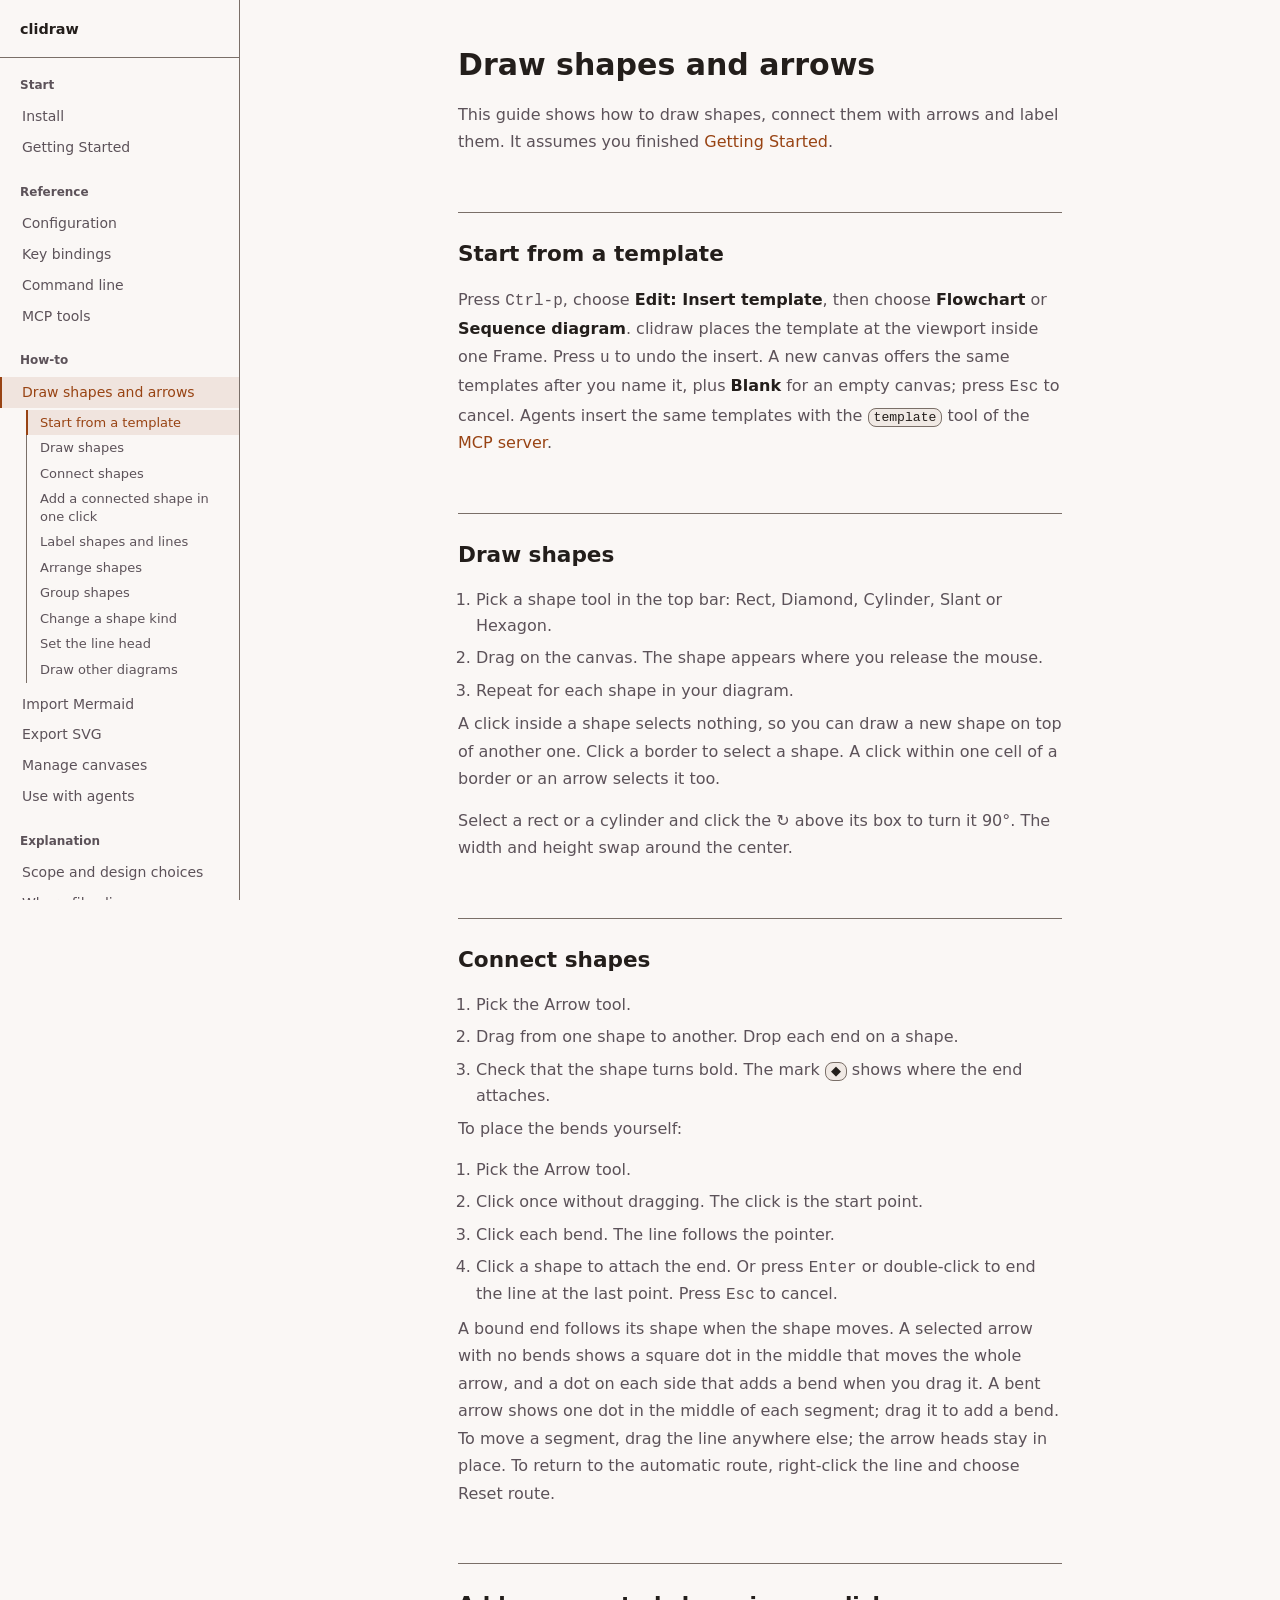
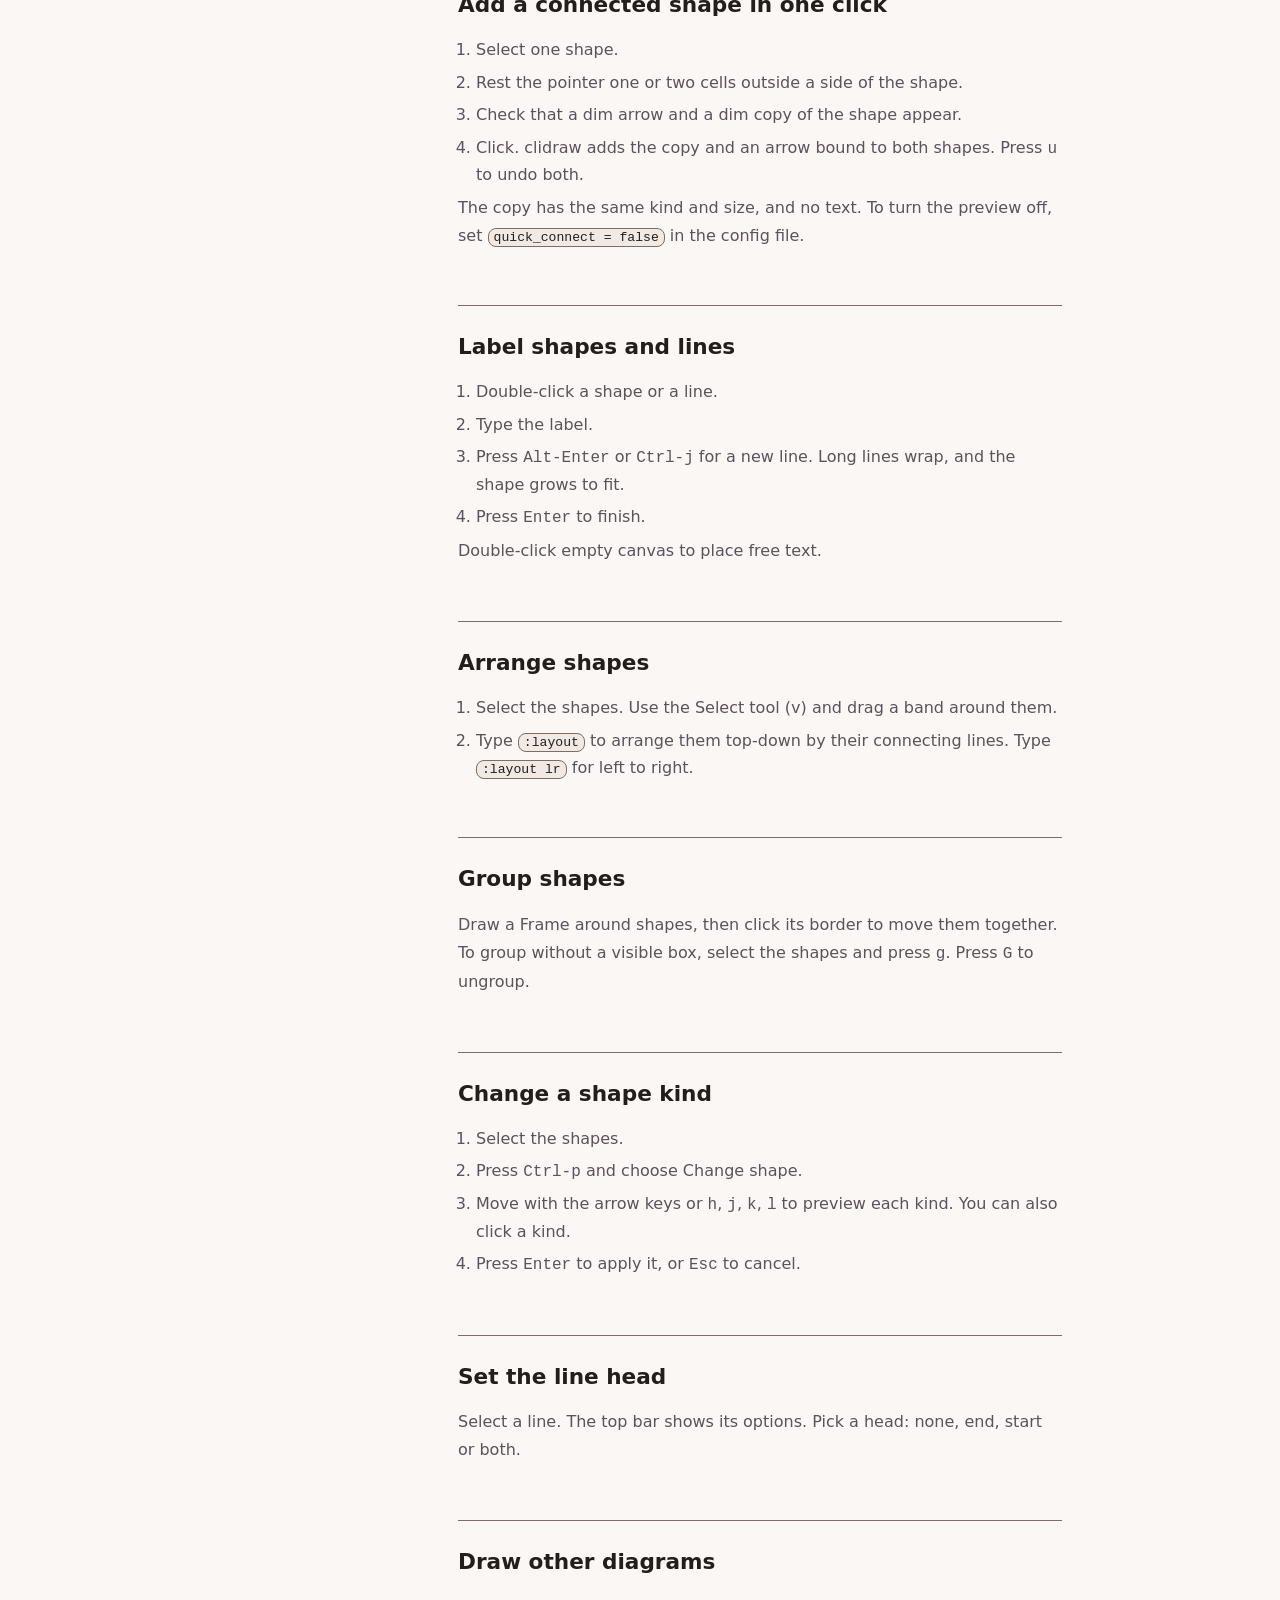
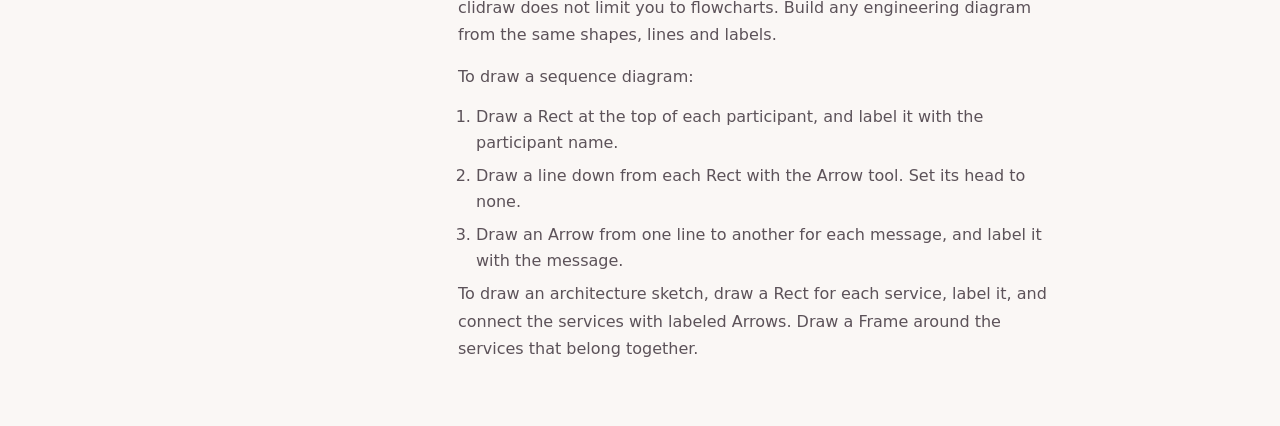
<file: docs/wiki/draw-shapes-and-arrows.html>
<!DOCTYPE html>
<html lang="en">
<head>
  <meta charset="UTF-8">
  <meta name="viewport" content="width=device-width, initial-scale=1.0">
  <title>Draw shapes and arrows | clidraw</title>
  <meta name="description" content="Draw shapes, connect them with arrows, label them and arrange them in clidraw.">
  <link rel="canonical" href="https://clidraw.shrtcts.fr/draw-shapes-and-arrows.html">
  <meta property="og:type" content="website">
  <meta property="og:site_name" content="clidraw">
  <meta property="og:title" content="Draw shapes and arrows | clidraw">
  <meta property="og:description" content="Draw shapes, connect them with arrows, label them and arrange them in clidraw.">
  <meta property="og:url" content="https://clidraw.shrtcts.fr/draw-shapes-and-arrows.html">
  <meta name="twitter:card" content="summary">
  <meta name="twitter:title" content="Draw shapes and arrows | clidraw">
  <meta name="twitter:description" content="Draw shapes, connect them with arrows, label them and arrange them in clidraw.">
  <link rel="stylesheet" href="style.css">
</head>
<body>
<div class="layout">

  <main>
    <h1 id="draw-shapes-and-arrows">Draw shapes and arrows</h1>
    <p>This guide shows how to draw shapes, connect them with arrows and label them. It assumes you finished <a href="index.html">Getting Started</a>.</p>

    <h2 id="start-from-template">Start from a template</h2>
    <p>Press <kbd>Ctrl-p</kbd>, choose <strong>Edit: Insert template</strong>, then choose <strong>Flowchart</strong> or <strong>Sequence diagram</strong>. clidraw places the template at the viewport inside one Frame. Press <kbd>u</kbd> to undo the insert. A new canvas offers the same templates after you name it, plus <strong>Blank</strong> for an empty canvas; press <kbd>Esc</kbd> to cancel. Agents insert the same templates with the <code>template</code> tool of the <a href="mcp.html">MCP server</a>.</p>

    <h2 id="draw-shapes">Draw shapes</h2>
    <ol>
      <li>Pick a shape tool in the top bar: Rect, Diamond, Cylinder, Slant or Hexagon.</li>
      <li>Drag on the canvas. The shape appears where you release the mouse.</li>
      <li>Repeat for each shape in your diagram.</li>
    </ol>
    <p>A click inside a shape selects nothing, so you can draw a new shape on top of another one. Click a border to select a shape. A click within one cell of a border or an arrow selects it too.</p>
    <p>Select a rect or a cylinder and click the ↻ above its box to turn it 90°. The width and height swap around the center.</p>

    <h2 id="connect-shapes">Connect shapes</h2>
    <ol>
      <li>Pick the Arrow tool.</li>
      <li>Drag from one shape to another. Drop each end on a shape.</li>
      <li>Check that the shape turns bold. The mark <code>&#9670;</code> shows where the end attaches.</li>
    </ol>
    <p>To place the bends yourself:</p>
    <ol>
      <li>Pick the Arrow tool.</li>
      <li>Click once without dragging. The click is the start point.</li>
      <li>Click each bend. The line follows the pointer.</li>
      <li>Click a shape to attach the end. Or press <kbd>Enter</kbd> or double-click to end the line at the last point. Press <kbd>Esc</kbd> to cancel.</li>
    </ol>
    <p>A bound end follows its shape when the shape moves. A selected arrow with no bends shows a square dot in the middle that moves the whole arrow, and a dot on each side that adds a bend when you drag it. A bent arrow shows one dot in the middle of each segment; drag it to add a bend. To move a segment, drag the line anywhere else; the arrow heads stay in place. To return to the automatic route, right-click the line and choose Reset route.</p>

    <h2 id="quick-connect">Add a connected shape in one click</h2>
    <ol>
      <li>Select one shape.</li>
      <li>Rest the pointer one or two cells outside a side of the shape.</li>
      <li>Check that a dim arrow and a dim copy of the shape appear.</li>
      <li>Click. clidraw adds the copy and an arrow bound to both shapes. Press <kbd>u</kbd> to undo both.</li>
    </ol>
    <p>The copy has the same kind and size, and no text. To turn the preview off, set <code>quick_connect = false</code> in the config file.</p>

    <h2 id="label-shapes">Label shapes and lines</h2>
    <ol>
      <li>Double-click a shape or a line.</li>
      <li>Type the label.</li>
      <li>Press <kbd>Alt-Enter</kbd> or <kbd>Ctrl-j</kbd> for a new line. Long lines wrap, and the shape grows to fit.</li>
      <li>Press <kbd>Enter</kbd> to finish.</li>
    </ol>
    <p>Double-click empty canvas to place free text.</p>

    <h2 id="arrange-shapes">Arrange shapes</h2>
    <ol>
      <li>Select the shapes. Use the Select tool (<kbd>v</kbd>) and drag a band around them.</li>
      <li>Type <code>:layout</code> to arrange them top-down by their connecting lines. Type <code>:layout lr</code> for left to right.</li>
    </ol>

    <h2 id="group-shapes">Group shapes</h2>
    <p>Draw a Frame around shapes, then click its border to move them together. To group without a visible box, select the shapes and press <kbd>g</kbd>. Press <kbd>G</kbd> to ungroup.</p>

    <h2 id="change-shape-kind">Change a shape kind</h2>
    <ol>
      <li>Select the shapes.</li>
      <li>Press <kbd>Ctrl-p</kbd> and choose Change shape.</li>
      <li>Move with the arrow keys or <kbd>h</kbd>, <kbd>j</kbd>, <kbd>k</kbd>, <kbd>l</kbd> to preview each kind. You can also click a kind.</li>
      <li>Press <kbd>Enter</kbd> to apply it, or <kbd>Esc</kbd> to cancel.</li>
    </ol>

    <h2 id="set-line-head">Set the line head</h2>
    <p>Select a line. The top bar shows its options. Pick a head: none, end, start or both.</p>

    <h2 id="other-diagrams">Draw other diagrams</h2>
    <p>clidraw does not limit you to flowcharts. Build any engineering diagram from the same shapes, lines and labels.</p>
    <p>To draw a sequence diagram:</p>
    <ol>
      <li>Draw a Rect at the top of each participant, and label it with the participant name.</li>
      <li>Draw a line down from each Rect with the Arrow tool. Set its head to none.</li>
      <li>Draw an Arrow from one line to another for each message, and label it with the message.</li>
    </ol>
    <p>To draw an architecture sketch, draw a Rect for each service, label it, and connect the services with labeled Arrows. Draw a Frame around the services that belong together.</p>
  </main>

</div>
<script src="wiki-init.js"></script>
</body>
</html>
</file>
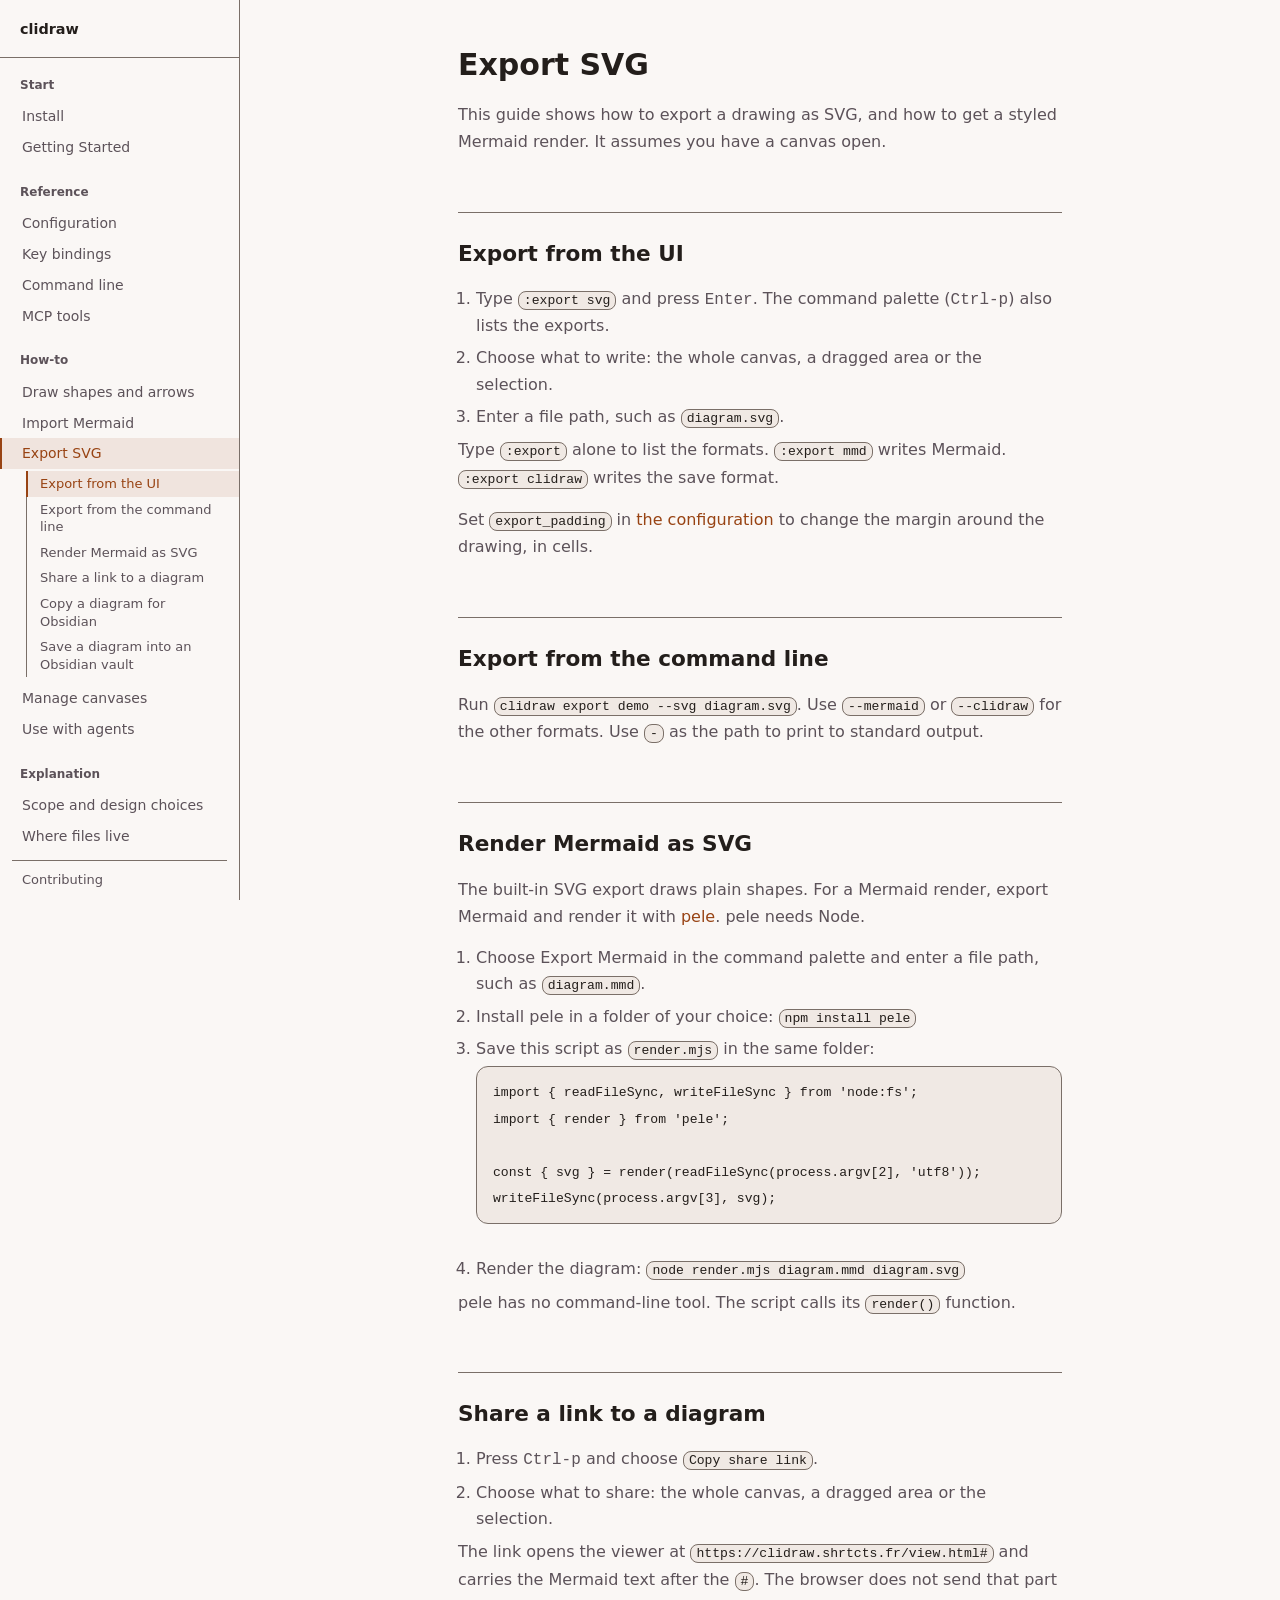
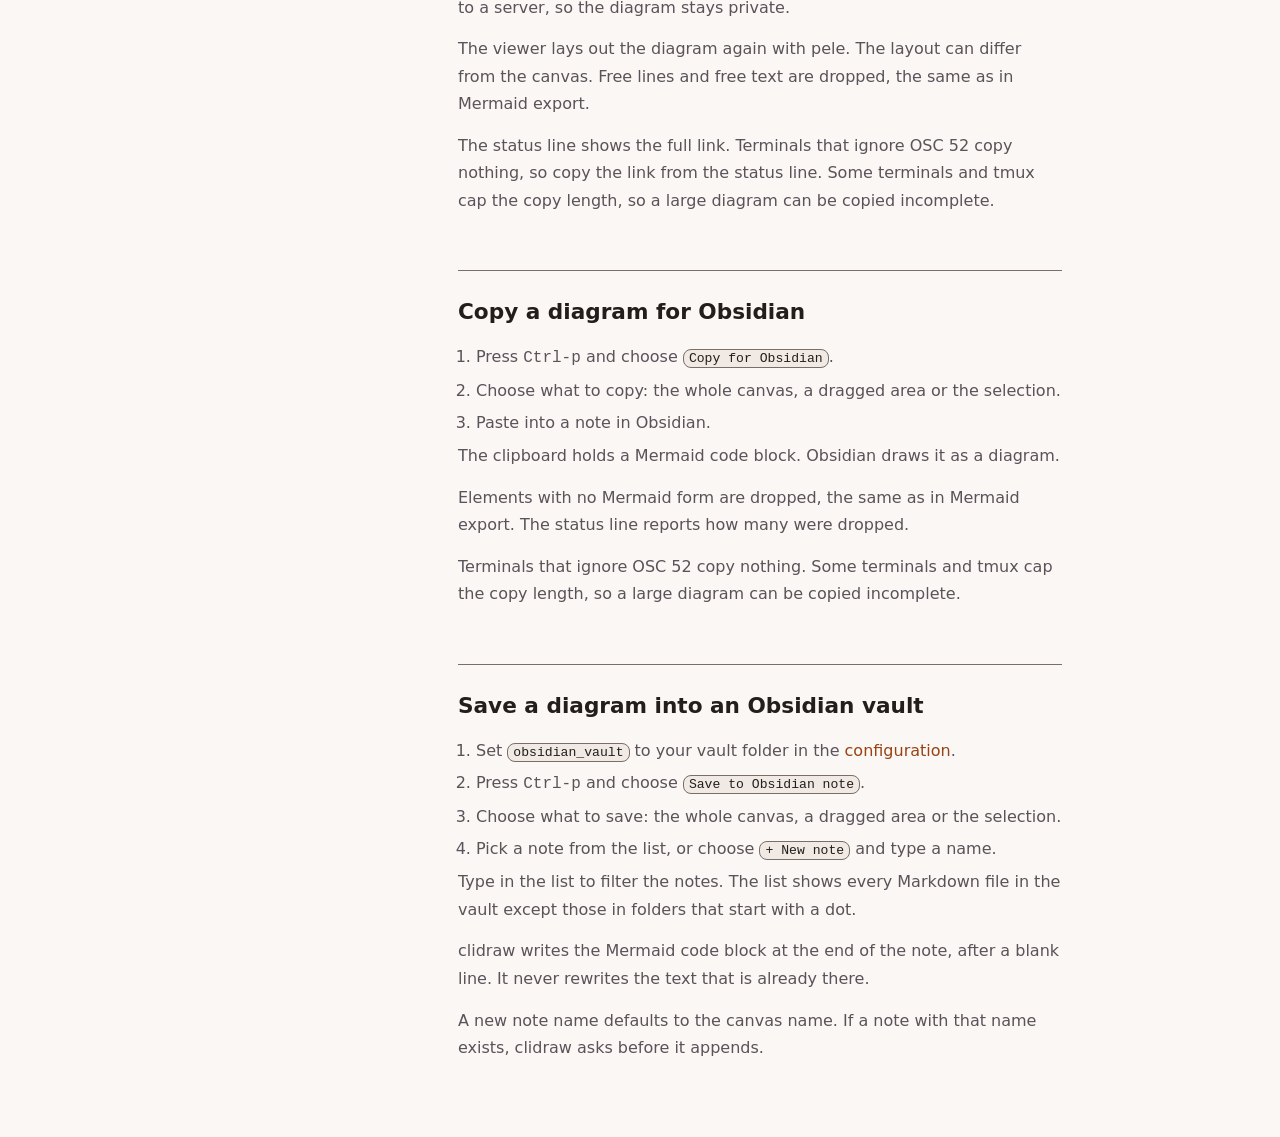
<file: docs/wiki/export-svg.html>
<!DOCTYPE html>
<html lang="en">
<head>
  <meta charset="UTF-8">
  <meta name="viewport" content="width=device-width, initial-scale=1.0">
  <title>Export SVG | clidraw</title>
  <meta name="description" content="Export a clidraw canvas as SVG or Mermaid, and render Mermaid with a library.">
  <link rel="canonical" href="https://clidraw.shrtcts.fr/export-svg.html">
  <meta property="og:type" content="website">
  <meta property="og:site_name" content="clidraw">
  <meta property="og:title" content="Export SVG | clidraw">
  <meta property="og:description" content="Export a clidraw canvas as SVG or Mermaid, and render Mermaid with a library.">
  <meta property="og:url" content="https://clidraw.shrtcts.fr/export-svg.html">
  <meta name="twitter:card" content="summary">
  <meta name="twitter:title" content="Export SVG | clidraw">
  <meta name="twitter:description" content="Export a clidraw canvas as SVG or Mermaid, and render Mermaid with a library.">
  <link rel="stylesheet" href="style.css">
</head>
<body>
<div class="layout">

  <main>
    <h1 id="export-svg">Export SVG</h1>
    <p>This guide shows how to export a drawing as SVG, and how to get a styled Mermaid render. It assumes you have a canvas open.</p>

    <h2 id="export-from-the-ui">Export from the UI</h2>
    <ol>
      <li>Type <code>:export svg</code> and press <kbd>Enter</kbd>. The command palette (<kbd>Ctrl-p</kbd>) also lists the exports.</li>
      <li>Choose what to write: the whole canvas, a dragged area or the selection.</li>
      <li>Enter a file path, such as <code>diagram.svg</code>.</li>
    </ol>
    <p>Type <code>:export</code> alone to list the formats. <code>:export mmd</code> writes Mermaid. <code>:export clidraw</code> writes the save format.</p>
    <p>Set <code>export_padding</code> in <a href="config.html">the configuration</a> to change the margin around the drawing, in cells.</p>

    <h2 id="export-from-the-command-line">Export from the command line</h2>
    <p>Run <code>clidraw export demo --svg diagram.svg</code>. Use <code>--mermaid</code> or <code>--clidraw</code> for the other formats. Use <code>-</code> as the path to print to standard output.</p>

    <h2 id="render-mermaid-as-svg">Render Mermaid as SVG</h2>
    <p>The built-in SVG export draws plain shapes. For a Mermaid render, export Mermaid and render it with <a href="https://pele.run">pele</a>. pele needs Node.</p>
    <ol>
      <li>Choose Export Mermaid in the command palette and enter a file path, such as <code>diagram.mmd</code>.</li>
      <li>Install pele in a folder of your choice: <code>npm install pele</code></li>
      <li>Save this script as <code>render.mjs</code> in the same folder:
<pre><code>import { readFileSync, writeFileSync } from 'node:fs';
import { render } from 'pele';

const { svg } = render(readFileSync(process.argv[2], 'utf8'));
writeFileSync(process.argv[3], svg);</code></pre>
      </li>
      <li>Render the diagram: <code>node render.mjs diagram.mmd diagram.svg</code></li>
    </ol>
    <p>pele has no command-line tool. The script calls its <code>render()</code> function.</p>

    <h2 id="share-a-link-to-a-diagram">Share a link to a diagram</h2>
    <ol>
      <li>Press <kbd>Ctrl-p</kbd> and choose <code>Copy share link</code>.</li>
      <li>Choose what to share: the whole canvas, a dragged area or the selection.</li>
    </ol>
    <p>The link opens the viewer at <code>https://clidraw.shrtcts.fr/view.html#</code> and carries the Mermaid text after the <code>#</code>. The browser does not send that part to a server, so the diagram stays private.</p>
    <p>The viewer lays out the diagram again with pele. The layout can differ from the canvas. Free lines and free text are dropped, the same as in Mermaid export.</p>
    <p>The status line shows the full link. Terminals that ignore OSC 52 copy nothing, so copy the link from the status line. Some terminals and tmux cap the copy length, so a large diagram can be copied incomplete.</p>

    <h2 id="copy-a-diagram-for-obsidian">Copy a diagram for Obsidian</h2>
    <ol>
      <li>Press <kbd>Ctrl-p</kbd> and choose <code>Copy for Obsidian</code>.</li>
      <li>Choose what to copy: the whole canvas, a dragged area or the selection.</li>
      <li>Paste into a note in Obsidian.</li>
    </ol>
    <p>The clipboard holds a Mermaid code block. Obsidian draws it as a diagram.</p>
    <p>Elements with no Mermaid form are dropped, the same as in Mermaid export. The status line reports how many were dropped.</p>
    <p>Terminals that ignore OSC 52 copy nothing. Some terminals and tmux cap the copy length, so a large diagram can be copied incomplete.</p>

    <h2 id="save-a-diagram-into-an-obsidian-vault">Save a diagram into an Obsidian vault</h2>
    <ol>
      <li>Set <code>obsidian_vault</code> to your vault folder in the <a href="config.html">configuration</a>.</li>
      <li>Press <kbd>Ctrl-p</kbd> and choose <code>Save to Obsidian note</code>.</li>
      <li>Choose what to save: the whole canvas, a dragged area or the selection.</li>
      <li>Pick a note from the list, or choose <code>+ New note</code> and type a name.</li>
    </ol>
    <p>Type in the list to filter the notes. The list shows every Markdown file in the vault except those in folders that start with a dot.</p>
    <p>clidraw writes the Mermaid code block at the end of the note, after a blank line. It never rewrites the text that is already there.</p>
    <p>A new note name defaults to the canvas name. If a note with that name exists, clidraw asks before it appends.</p>
  </main>

</div>
<script src="wiki-init.js"></script>
</body>
</html>
</file>
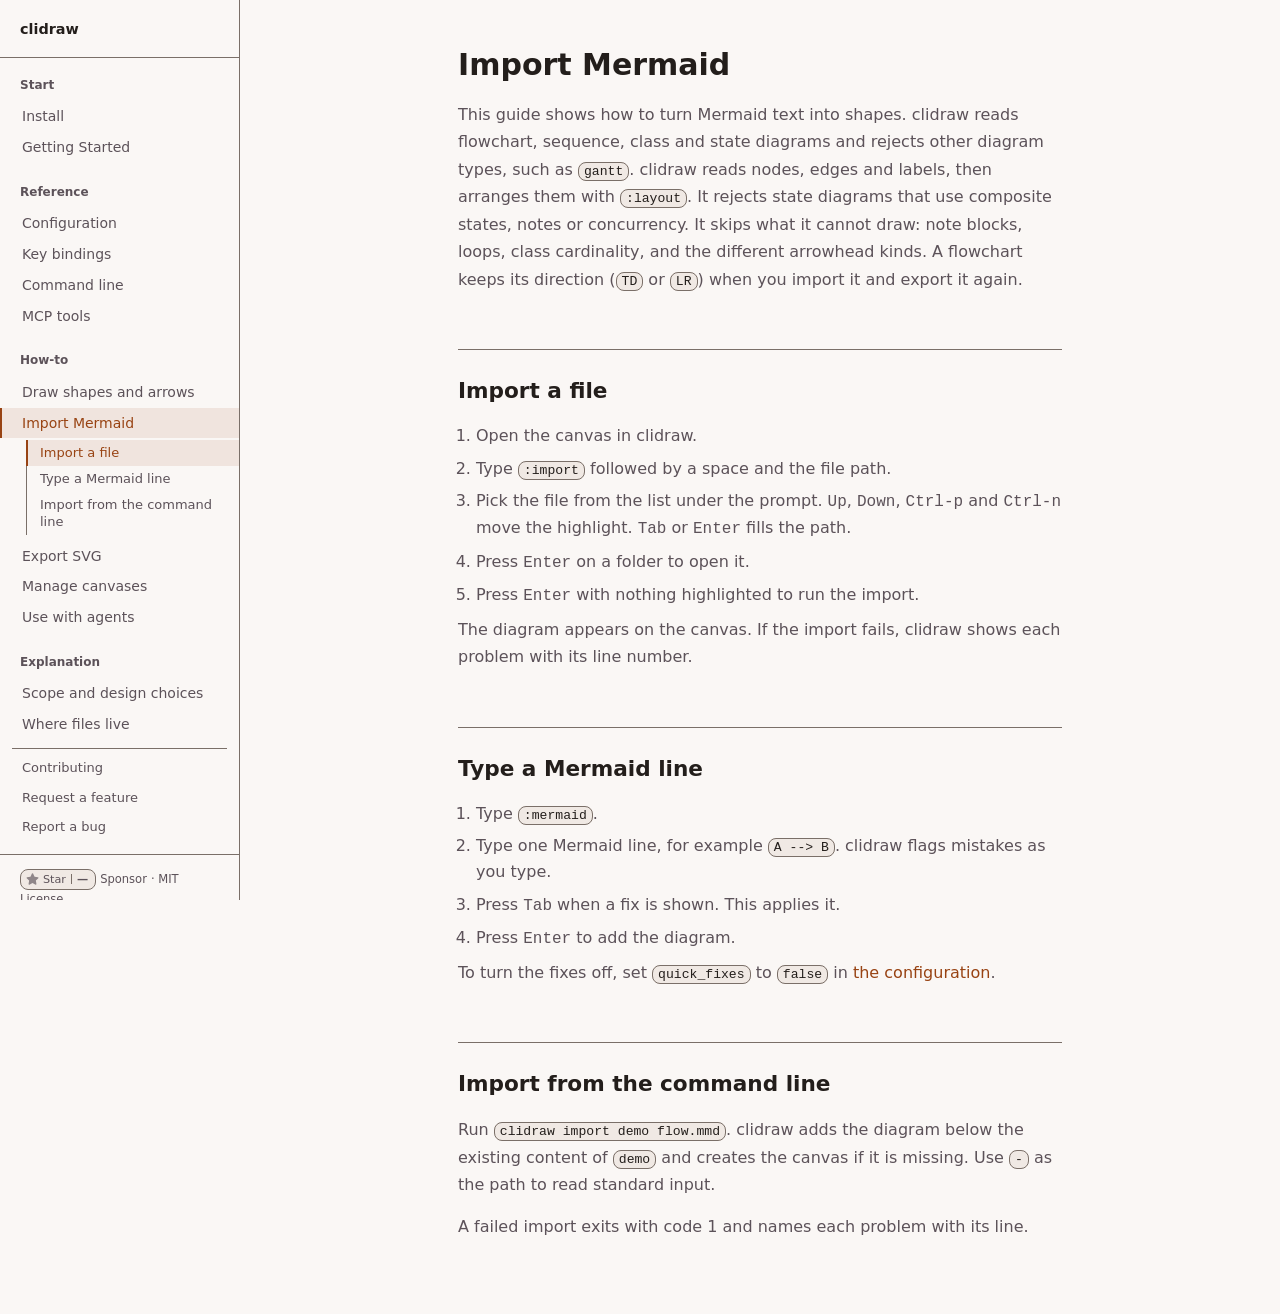
<file: docs/wiki/import-mermaid.html>
<!DOCTYPE html>
<html lang="en">
<head>
  <meta charset="UTF-8">
  <meta name="viewport" content="width=device-width, initial-scale=1.0">
  <title>Import Mermaid | clidraw</title>
  <meta name="description" content="Add a Mermaid diagram to a clidraw canvas from a file, a single line or the command line.">
  <link rel="canonical" href="https://clidraw.shrtcts.fr/import-mermaid.html">
  <meta property="og:type" content="website">
  <meta property="og:site_name" content="clidraw">
  <meta property="og:title" content="Import Mermaid | clidraw">
  <meta property="og:description" content="Add a Mermaid diagram to a clidraw canvas from a file, a single line or the command line.">
  <meta property="og:url" content="https://clidraw.shrtcts.fr/import-mermaid.html">
  <meta name="twitter:card" content="summary">
  <meta name="twitter:title" content="Import Mermaid | clidraw">
  <meta name="twitter:description" content="Add a Mermaid diagram to a clidraw canvas from a file, a single line or the command line.">
  <link rel="stylesheet" href="style.css">
</head>
<body>
<div class="layout">

  <main>
    <h1 id="import-mermaid">Import Mermaid</h1>
    <p>This guide shows how to turn Mermaid text into shapes. clidraw reads flowchart, sequence, class and state diagrams and rejects other diagram types, such as <code>gantt</code>. clidraw reads nodes, edges and labels, then arranges them with <code>:layout</code>. It rejects state diagrams that use composite states, notes or concurrency. It skips what it cannot draw: note blocks, loops, class cardinality, and the different arrowhead kinds. A flowchart keeps its direction (<code>TD</code> or <code>LR</code>) when you import it and export it again.</p>

    <h2 id="import-a-file">Import a file</h2>
    <ol>
      <li>Open the canvas in clidraw.</li>
      <li>Type <code>:import</code> followed by a space and the file path.</li>
      <li>Pick the file from the list under the prompt. <kbd>Up</kbd>, <kbd>Down</kbd>, <kbd>Ctrl-p</kbd> and <kbd>Ctrl-n</kbd> move the highlight. <kbd>Tab</kbd> or <kbd>Enter</kbd> fills the path.</li>
      <li>Press <kbd>Enter</kbd> on a folder to open it.</li>
      <li>Press <kbd>Enter</kbd> with nothing highlighted to run the import.</li>
    </ol>
    <p>The diagram appears on the canvas. If the import fails, clidraw shows each problem with its line number.</p>

    <h2 id="type-a-mermaid-line">Type a Mermaid line</h2>
    <ol>
      <li>Type <code>:mermaid</code>.</li>
      <li>Type one Mermaid line, for example <code>A --&gt; B</code>. clidraw flags mistakes as you type.</li>
      <li>Press <kbd>Tab</kbd> when a fix is shown. This applies it.</li>
      <li>Press <kbd>Enter</kbd> to add the diagram.</li>
    </ol>
    <p>To turn the fixes off, set <code>quick_fixes</code> to <code>false</code> in <a href="config.html">the configuration</a>.</p>

    <h2 id="import-from-the-command-line">Import from the command line</h2>
    <p>Run <code>clidraw import demo flow.mmd</code>. clidraw adds the diagram below the existing content of <code>demo</code> and creates the canvas if it is missing. Use <code>-</code> as the path to read standard input.</p>
    <p>A failed import exits with code 1 and names each problem with its line.</p>
  </main>

</div>
<script src="wiki-init.js"></script>
</body>
</html>
</file>
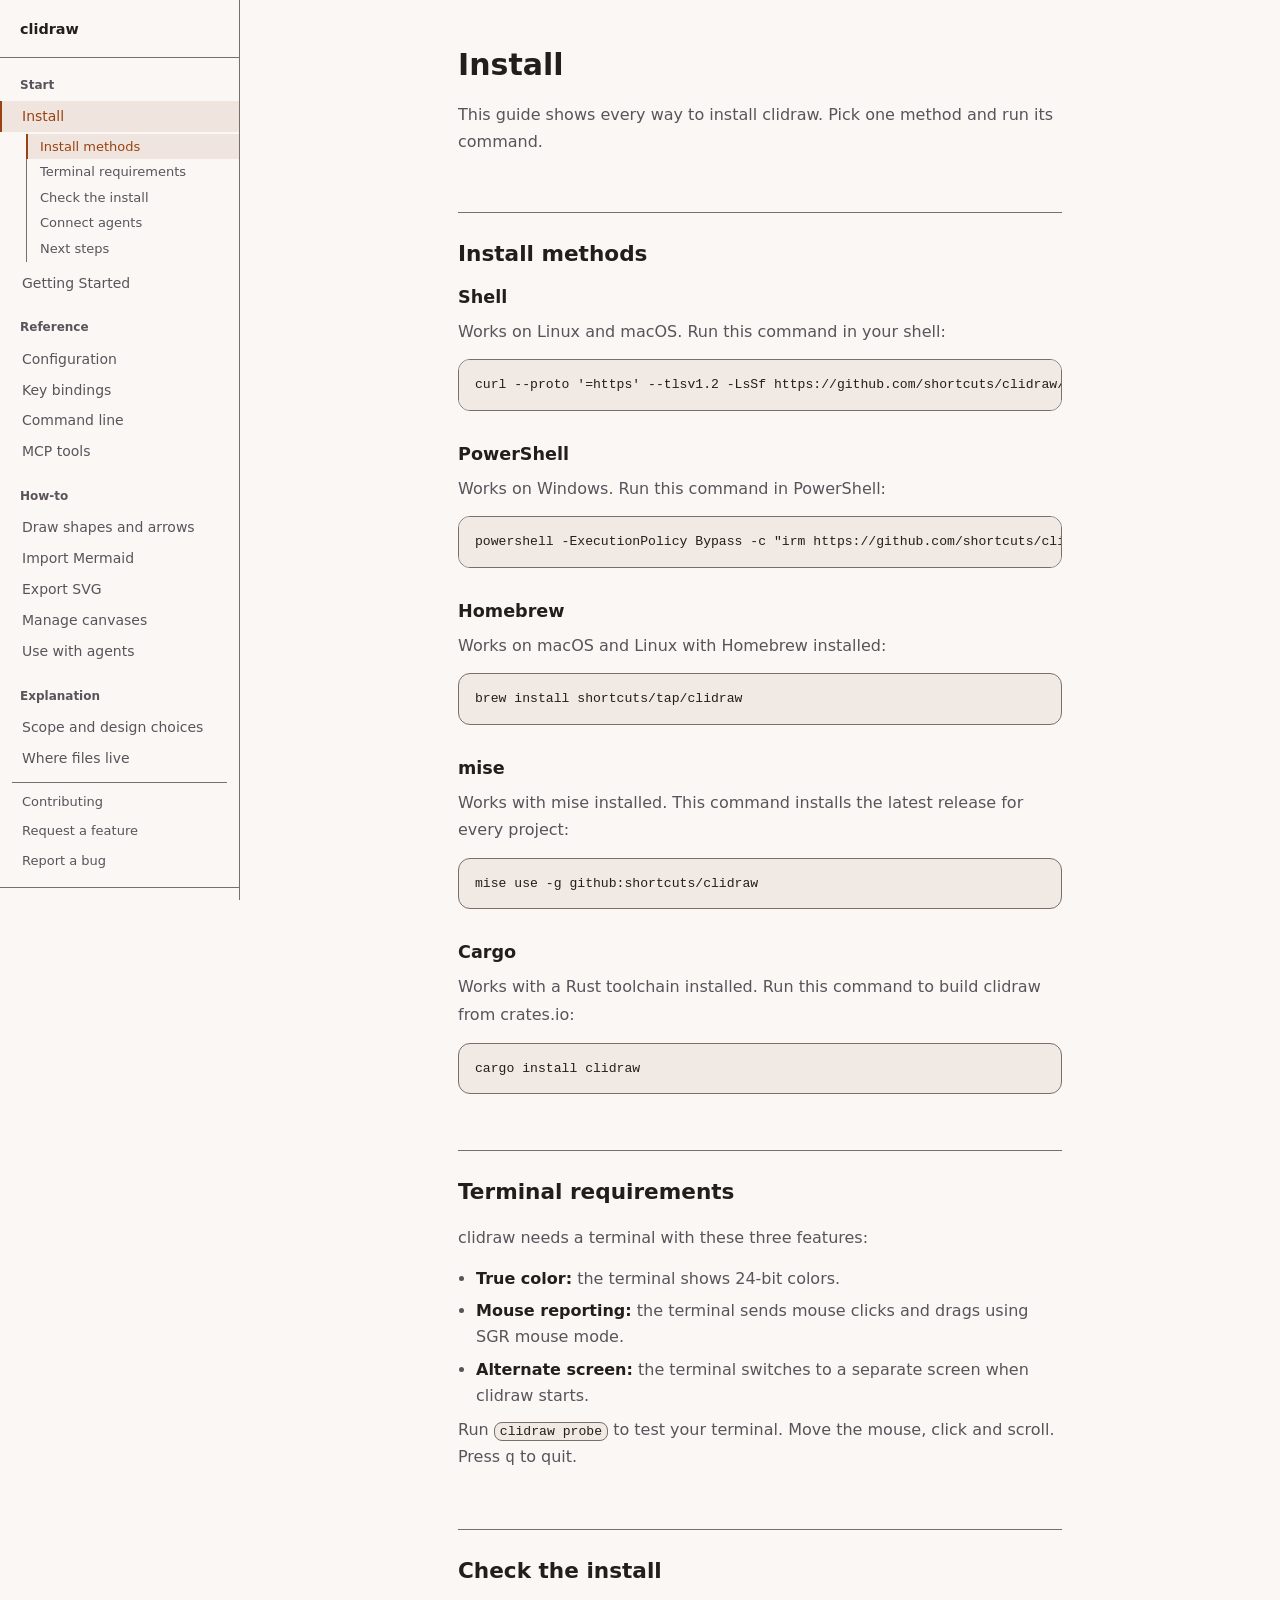
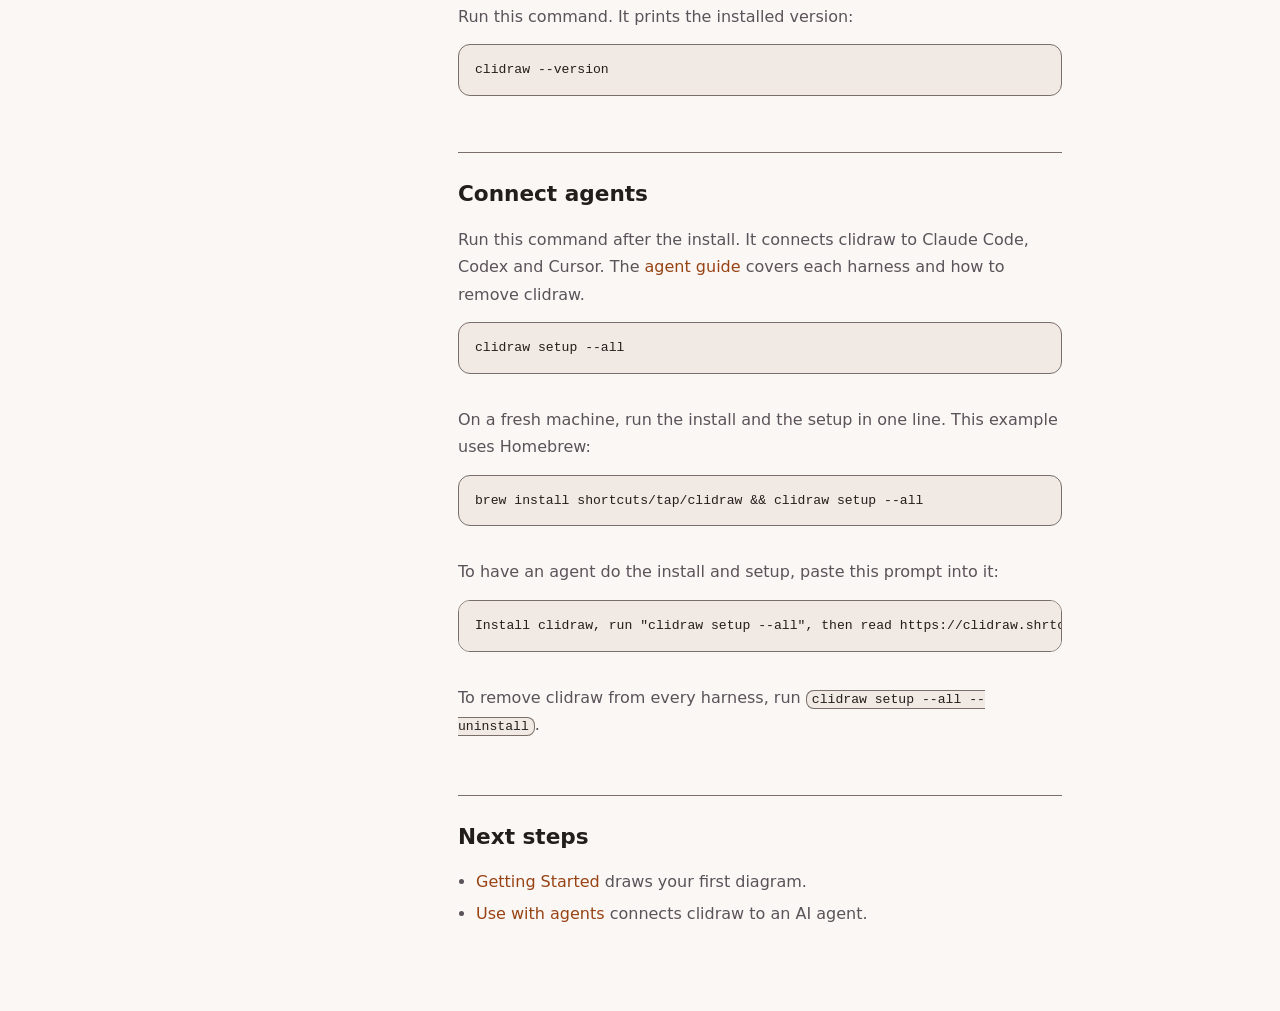
<file: docs/wiki/install.html>
<!DOCTYPE html>
<html lang="en">
<head>
  <meta charset="UTF-8">
  <meta name="viewport" content="width=device-width, initial-scale=1.0">
  <title>Install | clidraw</title>
  <meta name="description" content="Install clidraw with a shell script, PowerShell, Homebrew, mise or Cargo.">
  <link rel="canonical" href="https://clidraw.shrtcts.fr/install.html">
  <meta property="og:type" content="website">
  <meta property="og:site_name" content="clidraw">
  <meta property="og:title" content="Install | clidraw">
  <meta property="og:description" content="Install clidraw with a shell script, PowerShell, Homebrew, mise or Cargo.">
  <meta property="og:url" content="https://clidraw.shrtcts.fr/install.html">
  <meta name="twitter:card" content="summary">
  <meta name="twitter:title" content="Install | clidraw">
  <meta name="twitter:description" content="Install clidraw with a shell script, PowerShell, Homebrew, mise or Cargo.">
  <script type="application/ld+json">
  {
    "@context": "https://schema.org",
    "@type": "SoftwareApplication",
    "name": "clidraw",
    "operatingSystem": "Linux, macOS, Windows",
    "applicationCategory": "DeveloperApplication",
    "description": "Install clidraw with a shell script, PowerShell, Homebrew, mise or Cargo.",
    "url": "https://clidraw.shrtcts.fr/install.html",
    "downloadUrl": "https://github.com/shortcuts/clidraw/releases",
    "offers": { "@type": "Offer", "price": "0", "priceCurrency": "USD" }
  }
  </script>
  <link rel="stylesheet" href="style.css">
</head>
<body>
<div class="layout">

  <main>
    <h1 id="install">Install</h1>
    <p>This guide shows every way to install clidraw. Pick one method and run its command.</p>

    <h2 id="methods">Install methods</h2>
    <h3 class="item" id="methods-shell">Shell</h3>
    <p>Works on Linux and macOS. Run this command in your shell:</p>
    <pre><code>curl --proto '=https' --tlsv1.2 -LsSf https://github.com/shortcuts/clidraw/releases/latest/download/clidraw-installer.sh | sh</code></pre>

    <h3 class="item" id="methods-powershell">PowerShell</h3>
    <p>Works on Windows. Run this command in PowerShell:</p>
    <pre><code>powershell -ExecutionPolicy Bypass -c "irm https://github.com/shortcuts/clidraw/releases/latest/download/clidraw-installer.ps1 | iex"</code></pre>

    <h3 class="item" id="methods-homebrew">Homebrew</h3>
    <p>Works on macOS and Linux with Homebrew installed:</p>
    <pre><code>brew install shortcuts/tap/clidraw</code></pre>

    <h3 class="item" id="methods-mise">mise</h3>
    <p>Works with mise installed. This command installs the latest release for every project:</p>
    <pre><code>mise use -g github:shortcuts/clidraw</code></pre>

    <h3 class="item" id="methods-cargo">Cargo</h3>
    <p>Works with a Rust toolchain installed. Run this command to build clidraw from crates.io:</p>
    <pre><code>cargo install clidraw</code></pre>

    <h2 id="terminal-requirements">Terminal requirements</h2>
    <p>clidraw needs a terminal with these three features:</p>
    <ul>
      <li><strong>True color:</strong> the terminal shows 24-bit colors.</li>
      <li><strong>Mouse reporting:</strong> the terminal sends mouse clicks and drags using SGR mouse mode.</li>
      <li><strong>Alternate screen:</strong> the terminal switches to a separate screen when clidraw starts.</li>
    </ul>
    <p>Run <code>clidraw probe</code> to test your terminal. Move the mouse, click and scroll. Press <kbd>q</kbd> to quit.</p>

    <h2 id="verify">Check the install</h2>
    <p>Run this command. It prints the installed version:</p>
    <pre><code>clidraw --version</code></pre>

    <h2 id="agents">Connect agents</h2>
    <p>Run this command after the install. It connects clidraw to Claude Code, Codex and Cursor. The <a href="agents.html">agent guide</a> covers each harness and how to remove clidraw.</p>
    <pre><code>clidraw setup --all</code></pre>
    <p>On a fresh machine, run the install and the setup in one line. This example uses Homebrew:</p>
    <pre><code>brew install shortcuts/tap/clidraw &amp;&amp; clidraw setup --all</code></pre>
    <p>To have an agent do the install and setup, paste this prompt into it:</p>
    <pre><code>Install clidraw, run "clidraw setup --all", then read https://clidraw.shrtcts.fr/llms.txt and confirm the list tool works.</code></pre>
    <p>To remove clidraw from every harness, run <code>clidraw setup --all --uninstall</code>.</p>

    <h2 id="next-steps">Next steps</h2>
    <ul>
      <li><a href="index.html">Getting Started</a> draws your first diagram.</li>
      <li><a href="agents.html">Use with agents</a> connects clidraw to an AI agent.</li>
    </ul>
  </main>

</div>
<script src="wiki-init.js"></script>
</body>
</html>
</file>
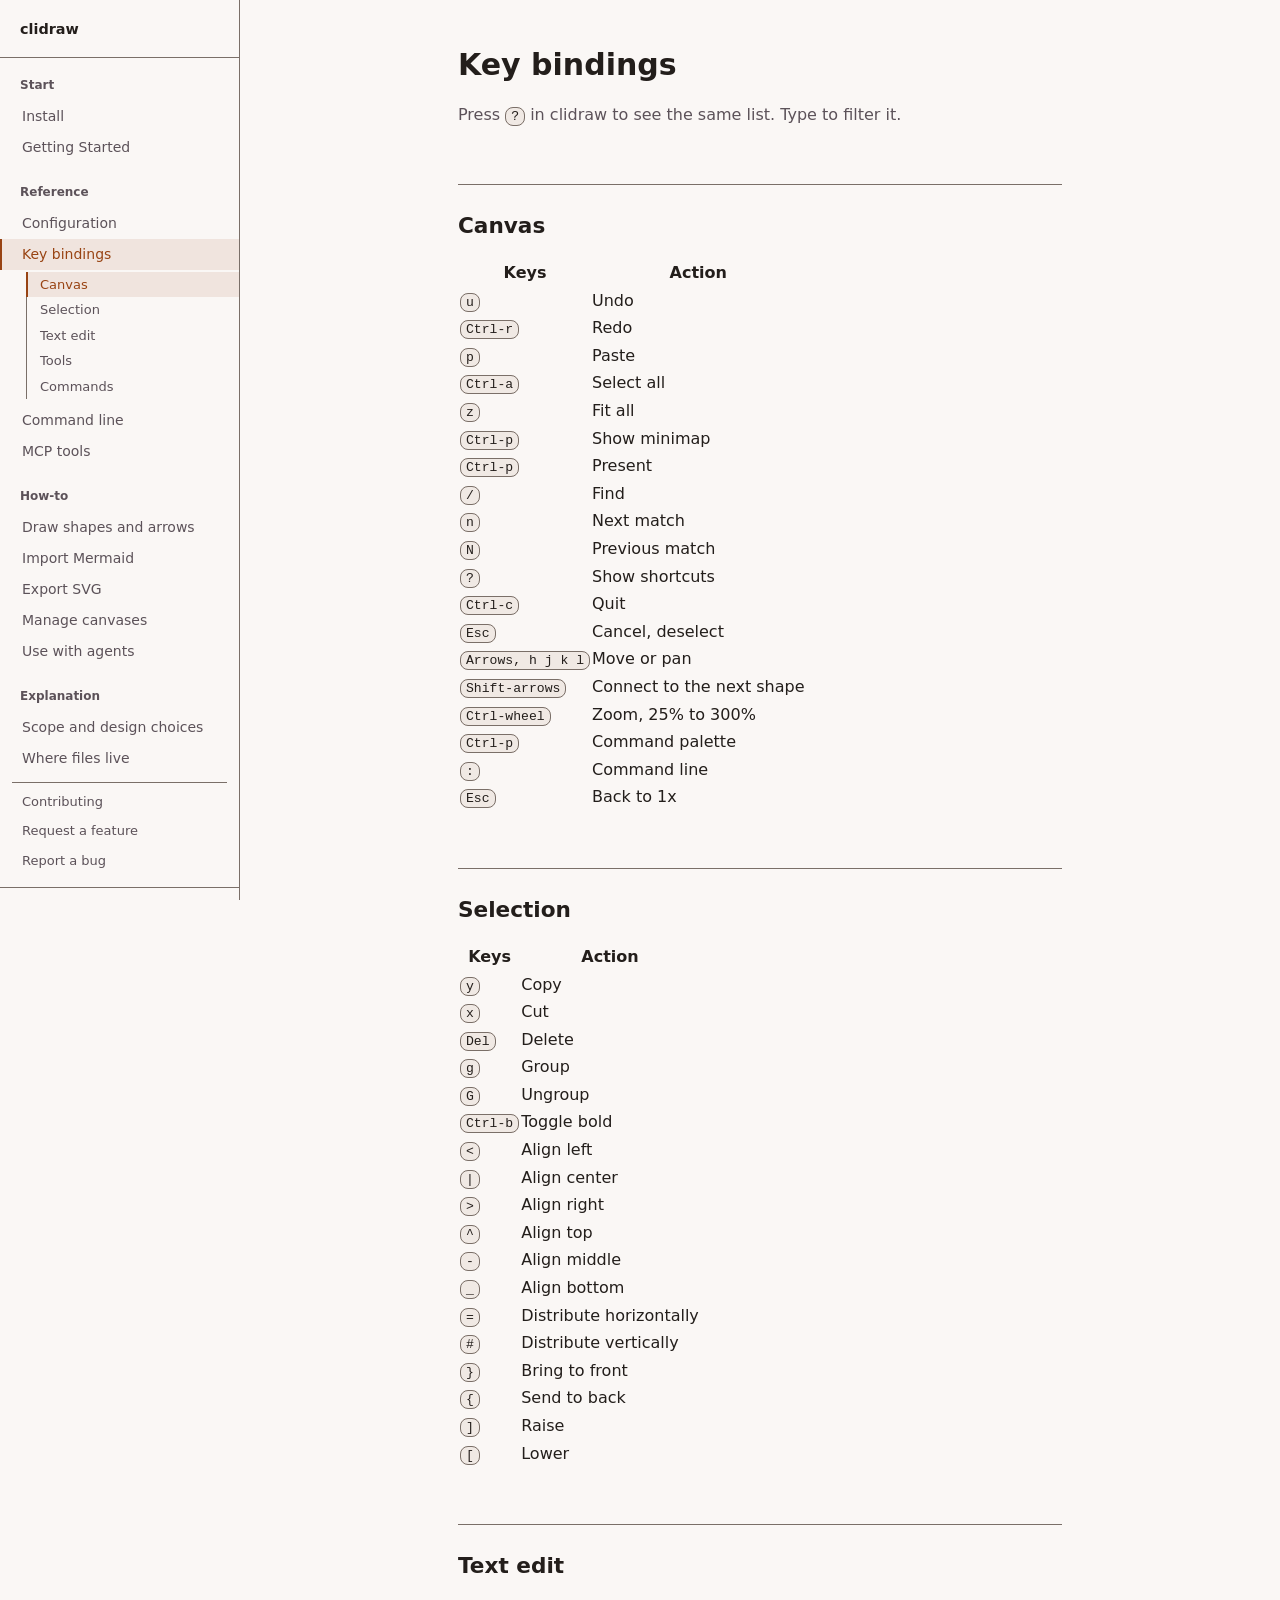
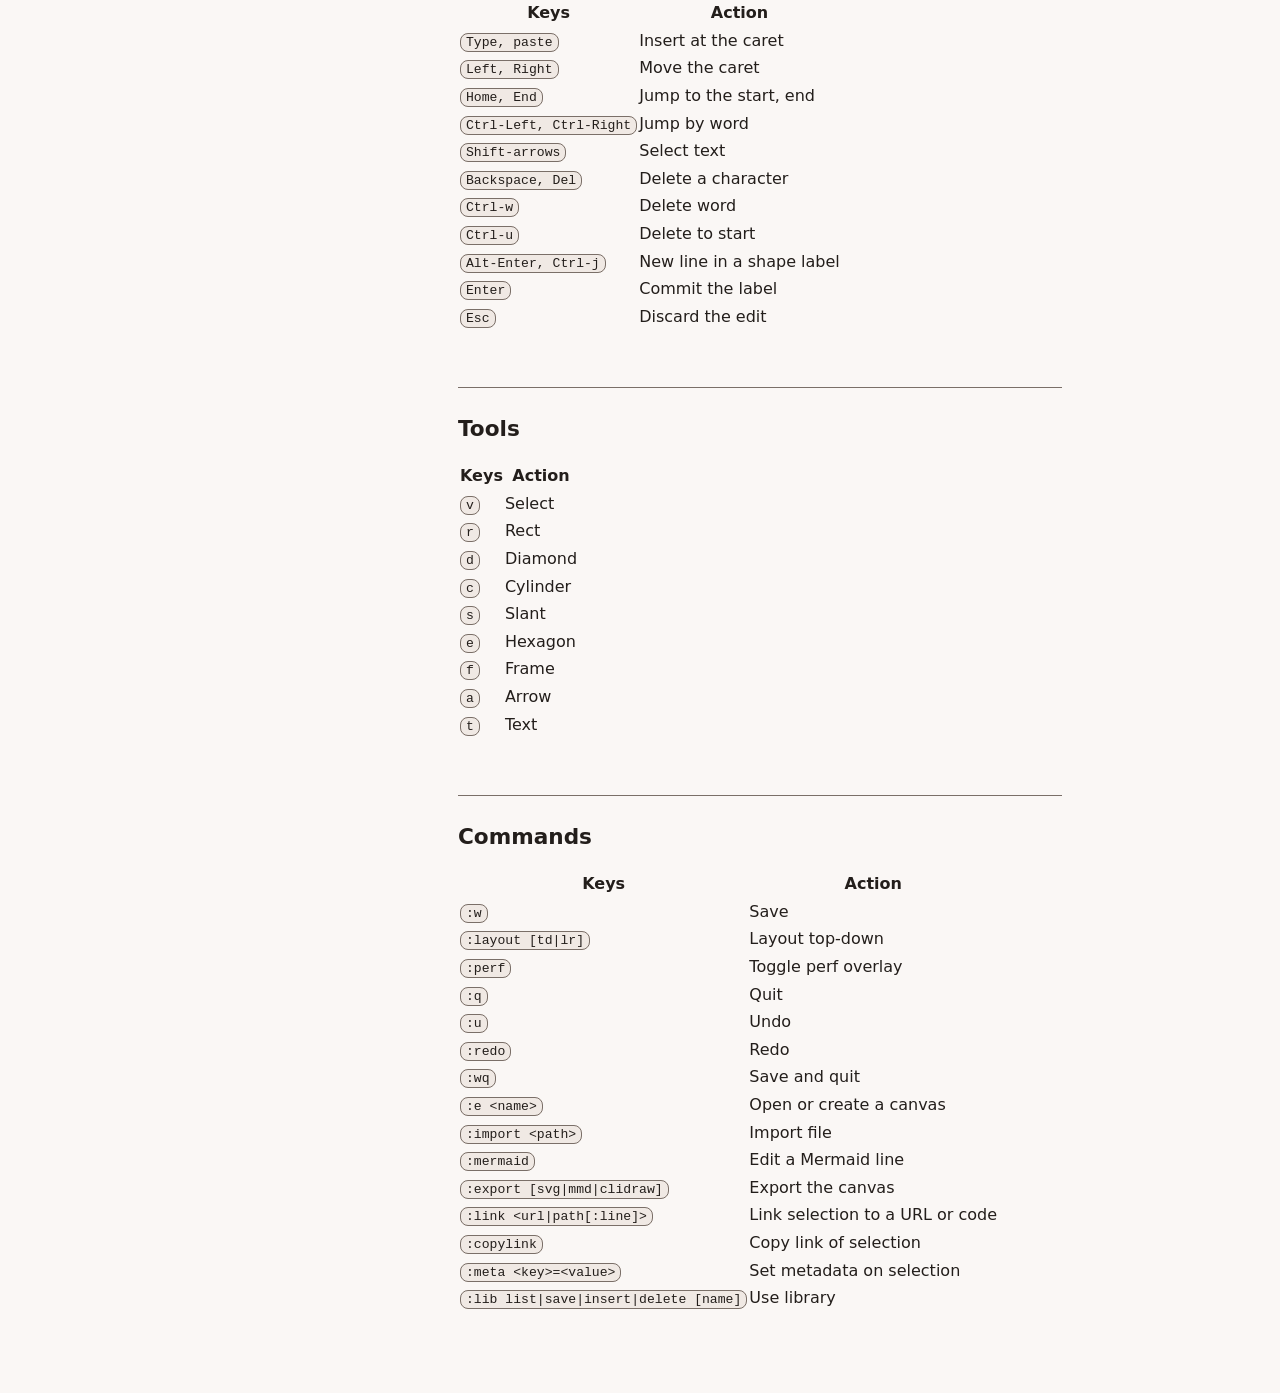
<file: docs/wiki/keys.html>
<!DOCTYPE html>
<html lang="en">
<head>
  <meta charset="UTF-8">
  <meta name="viewport" content="width=device-width, initial-scale=1.0">
  <title>Key bindings | clidraw</title>
  <meta name="description" content="Every clidraw key binding, grouped by scope.">
  <link rel="canonical" href="https://clidraw.shrtcts.fr/keys.html">
  <meta property="og:type" content="website">
  <meta property="og:site_name" content="clidraw">
  <meta property="og:title" content="Key bindings | clidraw">
  <meta property="og:description" content="Every clidraw key binding, grouped by scope.">
  <meta property="og:url" content="https://clidraw.shrtcts.fr/keys.html">
  <meta name="twitter:card" content="summary">
  <meta name="twitter:title" content="Key bindings | clidraw">
  <meta name="twitter:description" content="Every clidraw key binding, grouped by scope.">
  <script type="application/ld+json">
  {
    "@context": "https://schema.org",
    "@type": "SoftwareApplication",
    "name": "clidraw",
    "operatingSystem": "Linux, macOS, Windows",
    "applicationCategory": "DeveloperApplication",
    "description": "Every clidraw key binding, grouped by scope.",
    "url": "https://clidraw.shrtcts.fr/keys.html",
    "downloadUrl": "https://github.com/shortcuts/clidraw/releases",
    "offers": { "@type": "Offer", "price": "0", "priceCurrency": "USD" }
  }
  </script>
  <link rel="stylesheet" href="style.css">
</head>
<body>
<div class="layout">

  <main>
    <h1 id="key-bindings">Key bindings</h1>
    <p>Press <code>?</code> in clidraw to see the same list. Type to filter it.</p>

    <h2 id="canvas">Canvas</h2>
    <table>
      <tr><th>Keys</th><th>Action</th></tr>
      <tr><td><code>u</code></td><td>Undo</td></tr>
      <tr><td><code>Ctrl-r</code></td><td>Redo</td></tr>
      <tr><td><code>p</code></td><td>Paste</td></tr>
      <tr><td><code>Ctrl-a</code></td><td>Select all</td></tr>
      <tr><td><code>z</code></td><td>Fit all</td></tr>
      <tr><td><code>Ctrl-p</code></td><td>Show minimap</td></tr>
      <tr><td><code>Ctrl-p</code></td><td>Present</td></tr>
      <tr><td><code>/</code></td><td>Find</td></tr>
      <tr><td><code>n</code></td><td>Next match</td></tr>
      <tr><td><code>N</code></td><td>Previous match</td></tr>
      <tr><td><code>?</code></td><td>Show shortcuts</td></tr>
      <tr><td><code>Ctrl-c</code></td><td>Quit</td></tr>
      <tr><td><code>Esc</code></td><td>Cancel, deselect</td></tr>
      <tr><td><code>Arrows, h j k l</code></td><td>Move or pan</td></tr>
      <tr><td><code>Shift-arrows</code></td><td>Connect to the next shape</td></tr>
      <tr><td><code>Ctrl-wheel</code></td><td>Zoom, 25% to 300%</td></tr>
      <tr><td><code>Ctrl-p</code></td><td>Command palette</td></tr>
      <tr><td><code>:</code></td><td>Command line</td></tr>
      <tr><td><code>Esc</code></td><td>Back to 1x</td></tr>
    </table>

    <h2 id="selection">Selection</h2>
    <table>
      <tr><th>Keys</th><th>Action</th></tr>
      <tr><td><code>y</code></td><td>Copy</td></tr>
      <tr><td><code>x</code></td><td>Cut</td></tr>
      <tr><td><code>Del</code></td><td>Delete</td></tr>
      <tr><td><code>g</code></td><td>Group</td></tr>
      <tr><td><code>G</code></td><td>Ungroup</td></tr>
      <tr><td><code>Ctrl-b</code></td><td>Toggle bold</td></tr>
      <tr><td><code>&lt;</code></td><td>Align left</td></tr>
      <tr><td><code>|</code></td><td>Align center</td></tr>
      <tr><td><code>&gt;</code></td><td>Align right</td></tr>
      <tr><td><code>^</code></td><td>Align top</td></tr>
      <tr><td><code>-</code></td><td>Align middle</td></tr>
      <tr><td><code>_</code></td><td>Align bottom</td></tr>
      <tr><td><code>=</code></td><td>Distribute horizontally</td></tr>
      <tr><td><code>#</code></td><td>Distribute vertically</td></tr>
      <tr><td><code>}</code></td><td>Bring to front</td></tr>
      <tr><td><code>{</code></td><td>Send to back</td></tr>
      <tr><td><code>]</code></td><td>Raise</td></tr>
      <tr><td><code>[</code></td><td>Lower</td></tr>
    </table>

    <h2 id="text-edit">Text edit</h2>
    <table>
      <tr><th>Keys</th><th>Action</th></tr>
      <tr><td><code>Type, paste</code></td><td>Insert at the caret</td></tr>
      <tr><td><code>Left, Right</code></td><td>Move the caret</td></tr>
      <tr><td><code>Home, End</code></td><td>Jump to the start, end</td></tr>
      <tr><td><code>Ctrl-Left, Ctrl-Right</code></td><td>Jump by word</td></tr>
      <tr><td><code>Shift-arrows</code></td><td>Select text</td></tr>
      <tr><td><code>Backspace, Del</code></td><td>Delete a character</td></tr>
      <tr><td><code>Ctrl-w</code></td><td>Delete word</td></tr>
      <tr><td><code>Ctrl-u</code></td><td>Delete to start</td></tr>
      <tr><td><code>Alt-Enter, Ctrl-j</code></td><td>New line in a shape label</td></tr>
      <tr><td><code>Enter</code></td><td>Commit the label</td></tr>
      <tr><td><code>Esc</code></td><td>Discard the edit</td></tr>
    </table>

    <h2 id="tools">Tools</h2>
    <table>
      <tr><th>Keys</th><th>Action</th></tr>
      <tr><td><code>v</code></td><td>Select</td></tr>
      <tr><td><code>r</code></td><td>Rect</td></tr>
      <tr><td><code>d</code></td><td>Diamond</td></tr>
      <tr><td><code>c</code></td><td>Cylinder</td></tr>
      <tr><td><code>s</code></td><td>Slant</td></tr>
      <tr><td><code>e</code></td><td>Hexagon</td></tr>
      <tr><td><code>f</code></td><td>Frame</td></tr>
      <tr><td><code>a</code></td><td>Arrow</td></tr>
      <tr><td><code>t</code></td><td>Text</td></tr>
    </table>

    <h2 id="commands">Commands</h2>
    <table>
      <tr><th>Keys</th><th>Action</th></tr>
      <tr><td><code>:w</code></td><td>Save</td></tr>
      <tr><td><code>:layout [td|lr]</code></td><td>Layout top-down</td></tr>
      <tr><td><code>:perf</code></td><td>Toggle perf overlay</td></tr>
      <tr><td><code>:q</code></td><td>Quit</td></tr>
      <tr><td><code>:u</code></td><td>Undo</td></tr>
      <tr><td><code>:redo</code></td><td>Redo</td></tr>
      <tr><td><code>:wq</code></td><td>Save and quit</td></tr>
      <tr><td><code>:e &lt;name&gt;</code></td><td>Open or create a canvas</td></tr>
      <tr><td><code>:import &lt;path&gt;</code></td><td>Import file</td></tr>
      <tr><td><code>:mermaid</code></td><td>Edit a Mermaid line</td></tr>
      <tr><td><code>:export [svg|mmd|clidraw]</code></td><td>Export the canvas</td></tr>
      <tr><td><code>:link &lt;url|path[:line]&gt;</code></td><td>Link selection to a URL or code</td></tr>
      <tr><td><code>:copylink</code></td><td>Copy link of selection</td></tr>
      <tr><td><code>:meta &lt;key&gt;=&lt;value&gt;</code></td><td>Set metadata on selection</td></tr>
      <tr><td><code>:lib list|save|insert|delete [name]</code></td><td>Use library</td></tr>
    </table>
  </main>

</div>
<script src="wiki-init.js"></script>
</body>
</html>
</file>
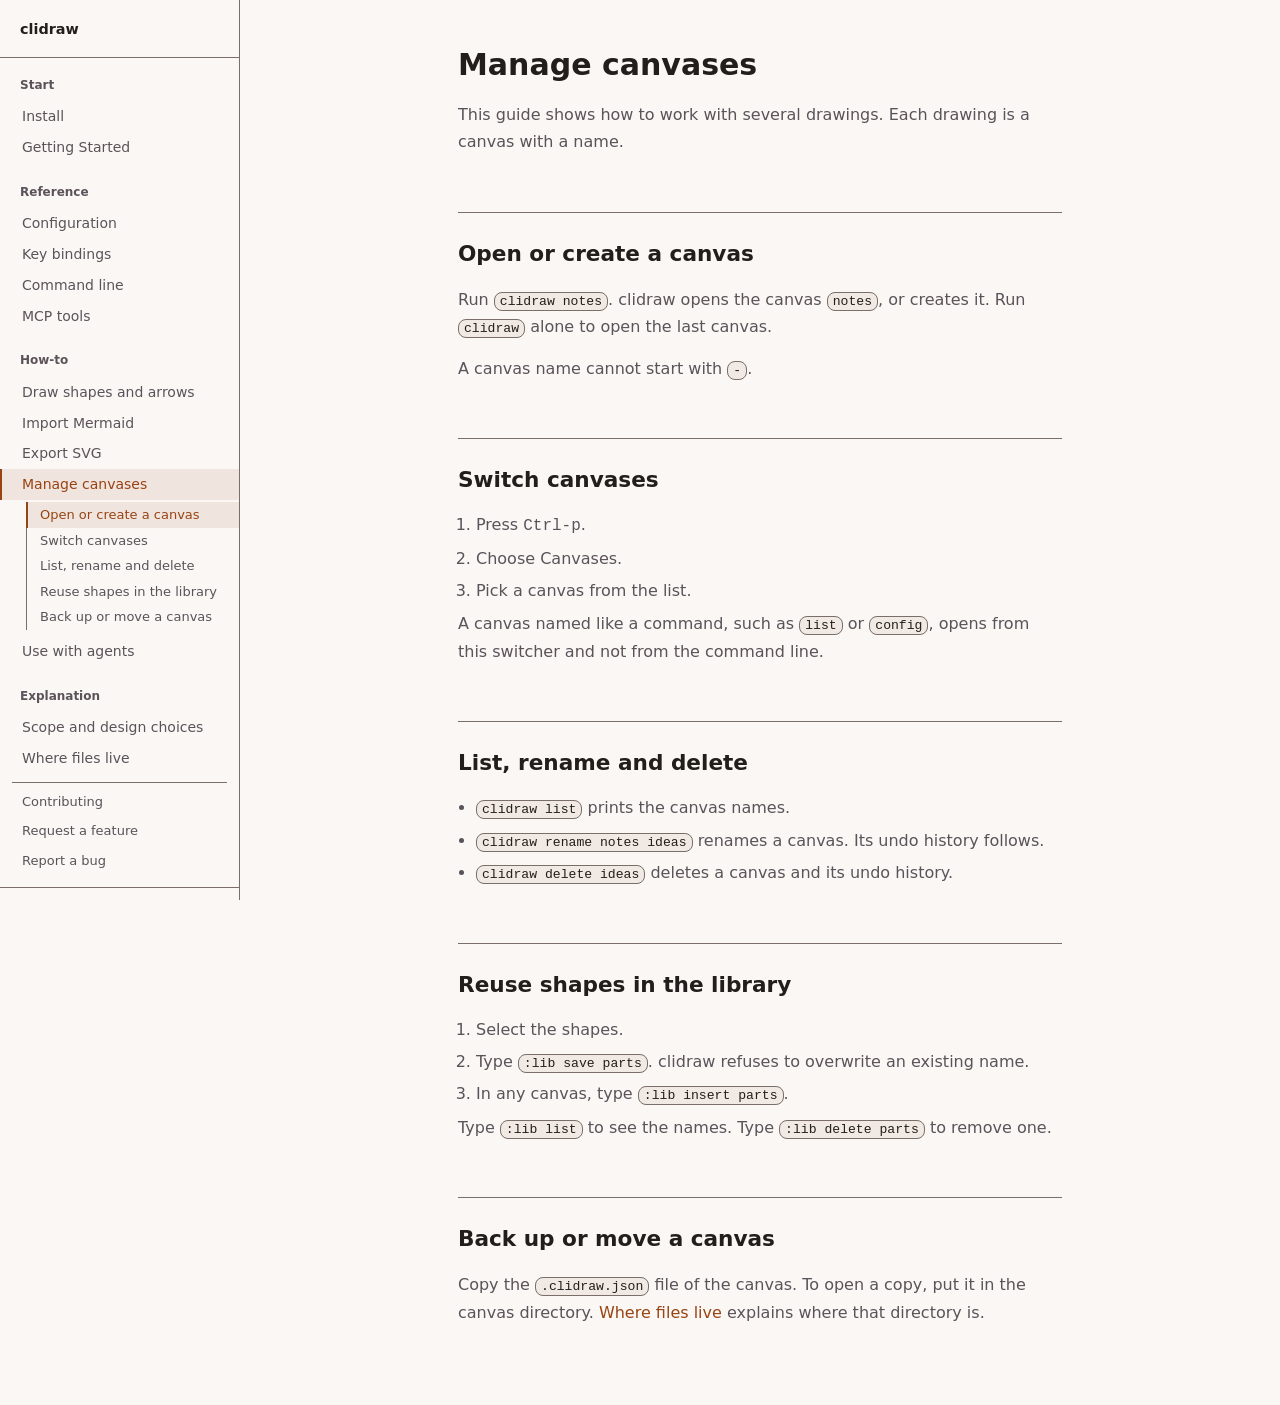
<file: docs/wiki/manage-canvases.html>
<!DOCTYPE html>
<html lang="en">
<head>
  <meta charset="UTF-8">
  <meta name="viewport" content="width=device-width, initial-scale=1.0">
  <title>Manage canvases | clidraw</title>
  <meta name="description" content="Create, open, switch, rename, delete, back up and reuse clidraw canvases.">
  <link rel="canonical" href="https://clidraw.shrtcts.fr/manage-canvases.html">
  <meta property="og:type" content="website">
  <meta property="og:site_name" content="clidraw">
  <meta property="og:title" content="Manage canvases | clidraw">
  <meta property="og:description" content="Create, open, switch, rename, delete, back up and reuse clidraw canvases.">
  <meta property="og:url" content="https://clidraw.shrtcts.fr/manage-canvases.html">
  <meta name="twitter:card" content="summary">
  <meta name="twitter:title" content="Manage canvases | clidraw">
  <meta name="twitter:description" content="Create, open, switch, rename, delete, back up and reuse clidraw canvases.">
  <link rel="stylesheet" href="style.css">
</head>
<body>
<div class="layout">

  <main>
    <h1 id="manage-canvases">Manage canvases</h1>
    <p>This guide shows how to work with several drawings. Each drawing is a canvas with a name.</p>

    <h2 id="open-or-create">Open or create a canvas</h2>
    <p>Run <code>clidraw notes</code>. clidraw opens the canvas <code>notes</code>, or creates it. Run <code>clidraw</code> alone to open the last canvas.</p>
    <p>A canvas name cannot start with <code>-</code>.</p>

    <h2 id="switch-canvases">Switch canvases</h2>
    <ol>
      <li>Press <kbd>Ctrl-p</kbd>.</li>
      <li>Choose Canvases.</li>
      <li>Pick a canvas from the list.</li>
    </ol>
    <p>A canvas named like a command, such as <code>list</code> or <code>config</code>, opens from this switcher and not from the command line.</p>

    <h2 id="list-rename-delete">List, rename and delete</h2>
    <ul>
      <li><code>clidraw list</code> prints the canvas names.</li>
      <li><code>clidraw rename notes ideas</code> renames a canvas. Its undo history follows.</li>
      <li><code>clidraw delete ideas</code> deletes a canvas and its undo history.</li>
    </ul>

    <h2 id="reuse-shapes">Reuse shapes in the library</h2>
    <ol>
      <li>Select the shapes.</li>
      <li>Type <code>:lib save parts</code>. clidraw refuses to overwrite an existing name.</li>
      <li>In any canvas, type <code>:lib insert parts</code>.</li>
    </ol>
    <p>Type <code>:lib list</code> to see the names. Type <code>:lib delete parts</code> to remove one.</p>

    <h2 id="back-up-or-move">Back up or move a canvas</h2>
    <p>Copy the <code>.clidraw.json</code> file of the canvas. To open a copy, put it in the canvas directory. <a href="where-files-live.html">Where files live</a> explains where that directory is.</p>
  </main>

</div>
<script src="wiki-init.js"></script>
</body>
</html>
</file>
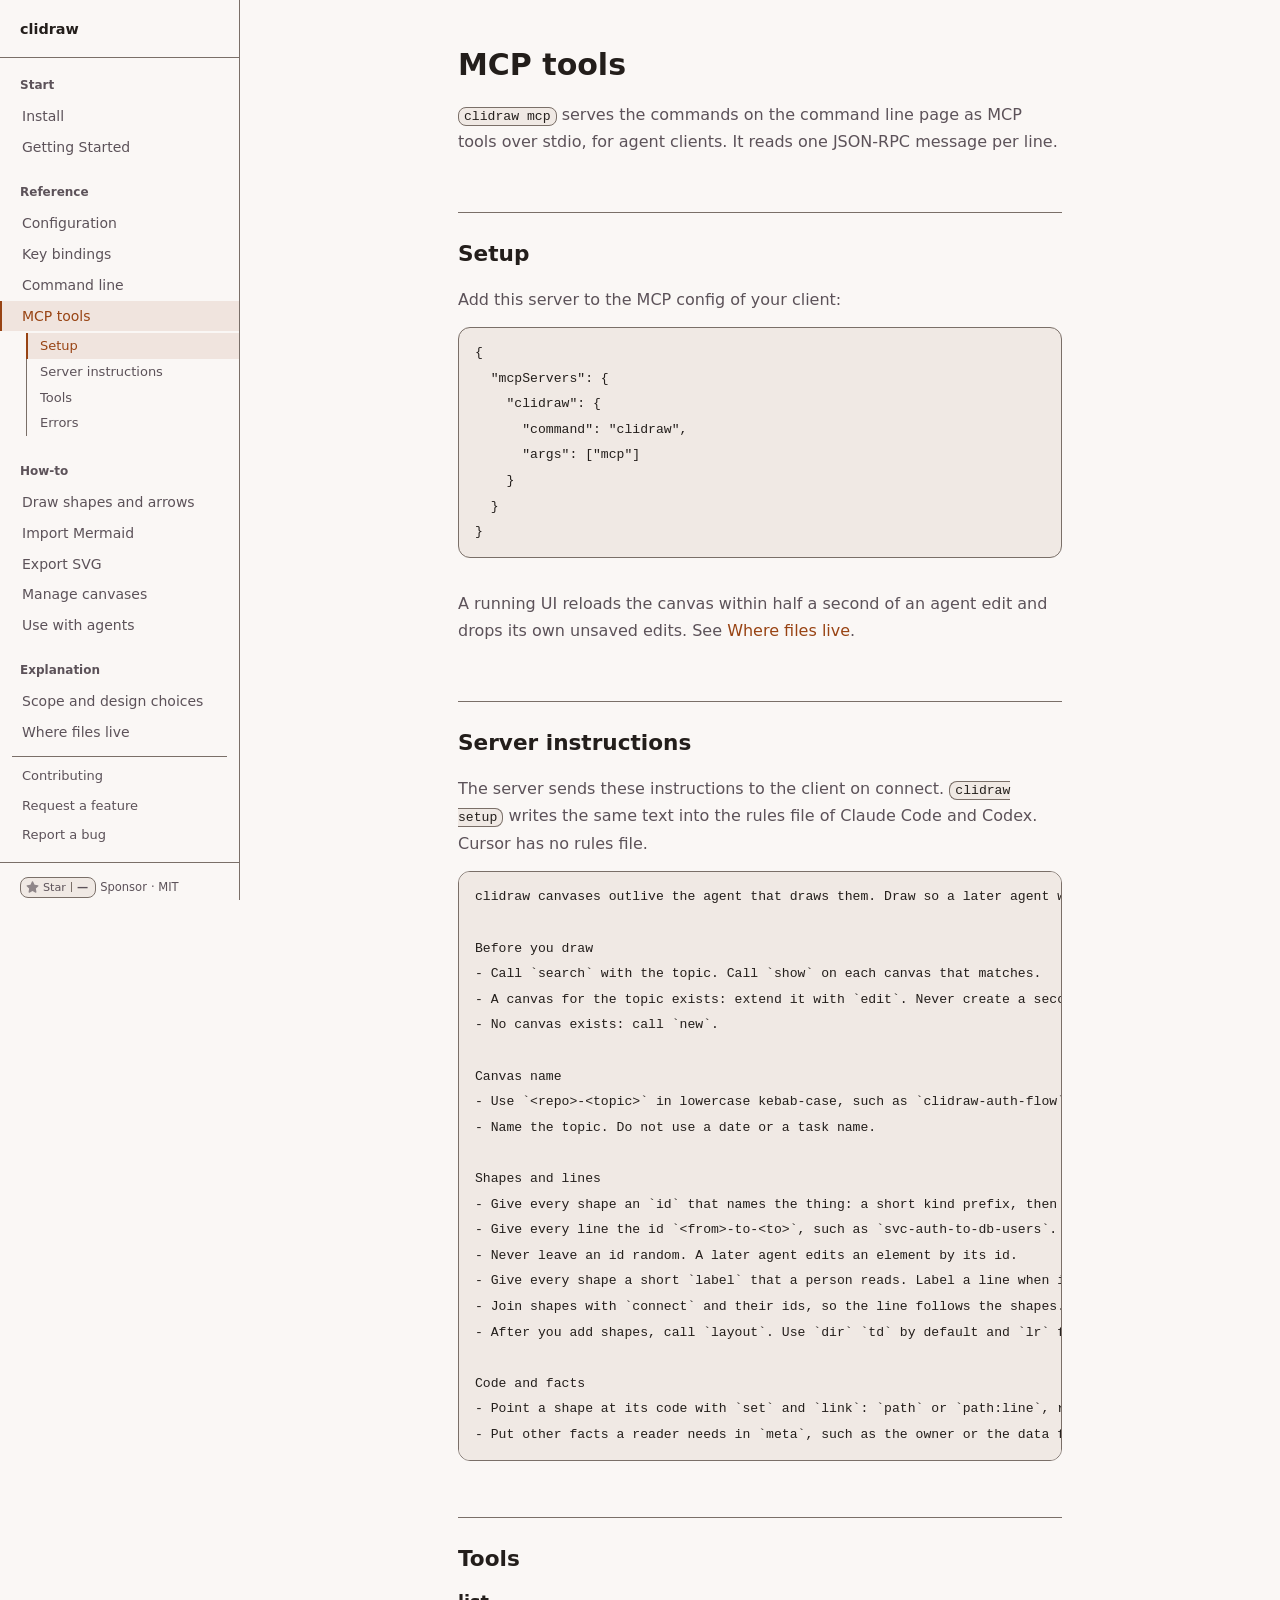
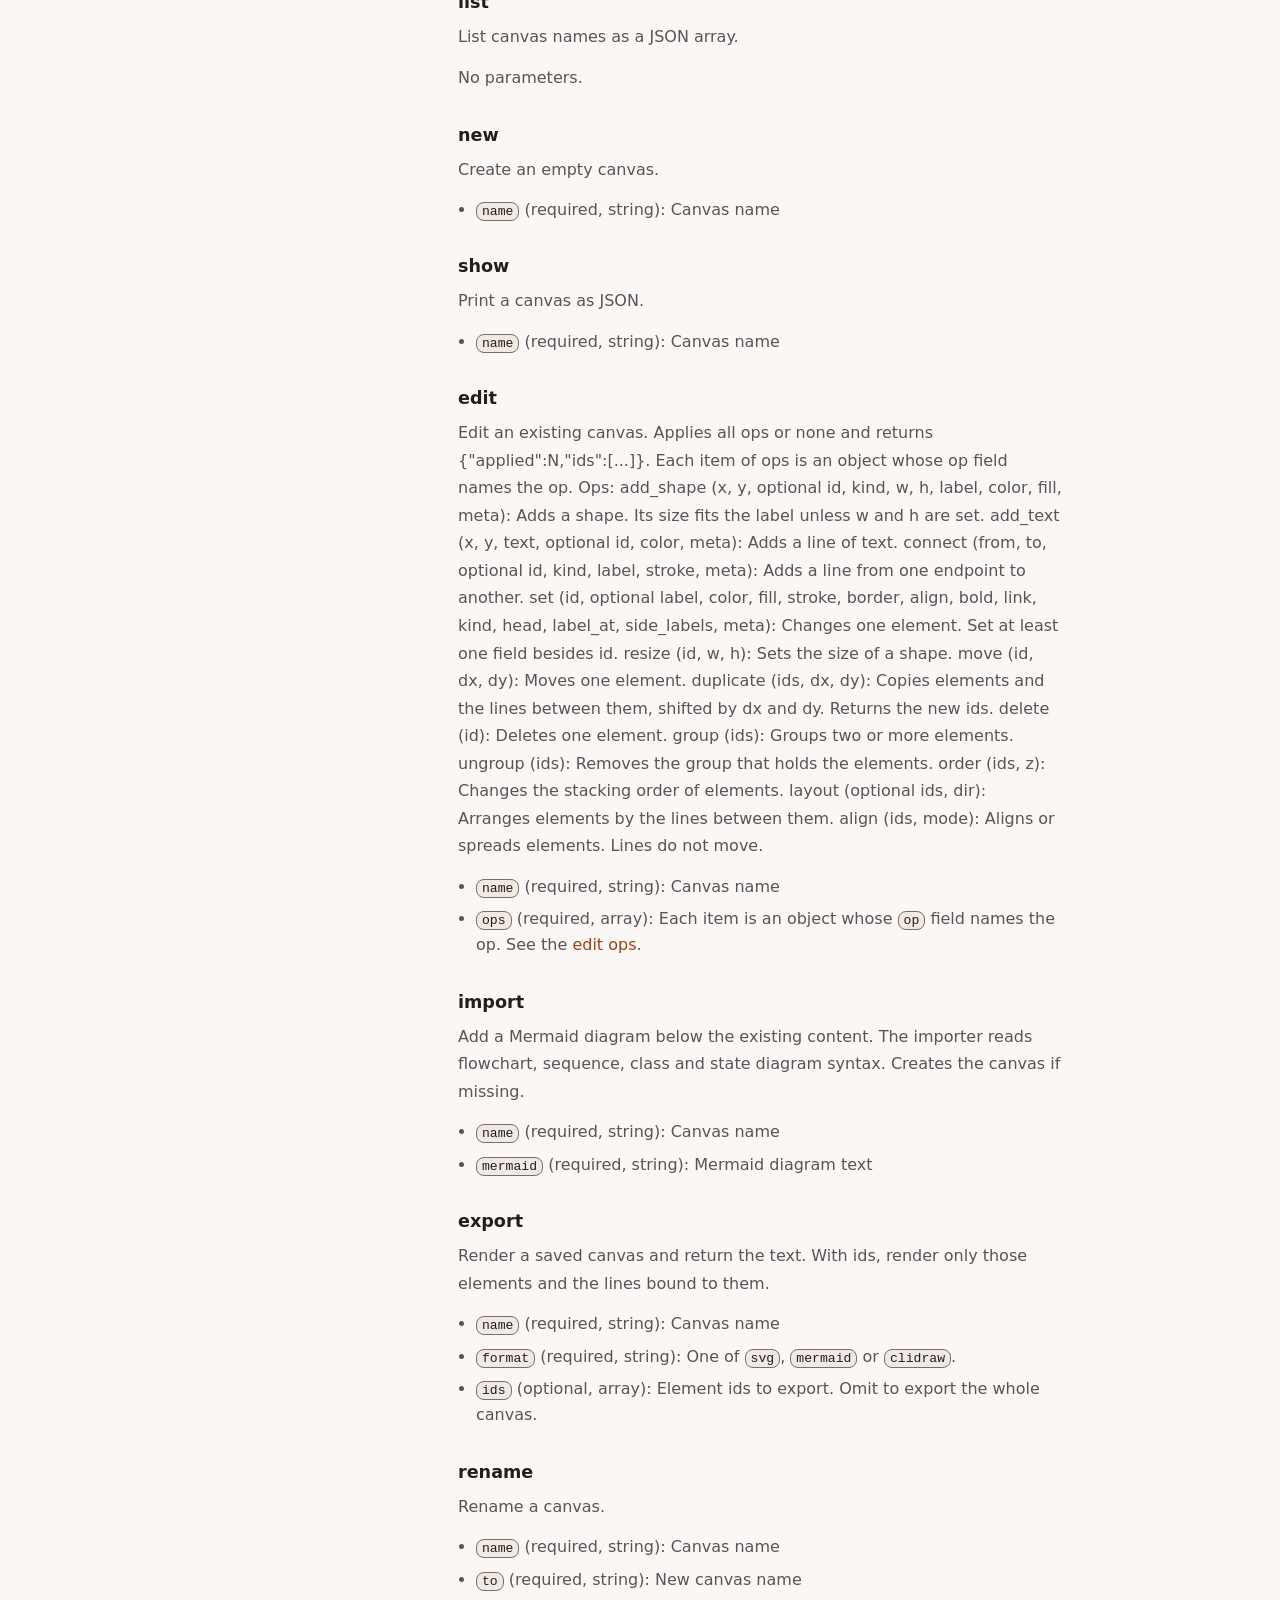
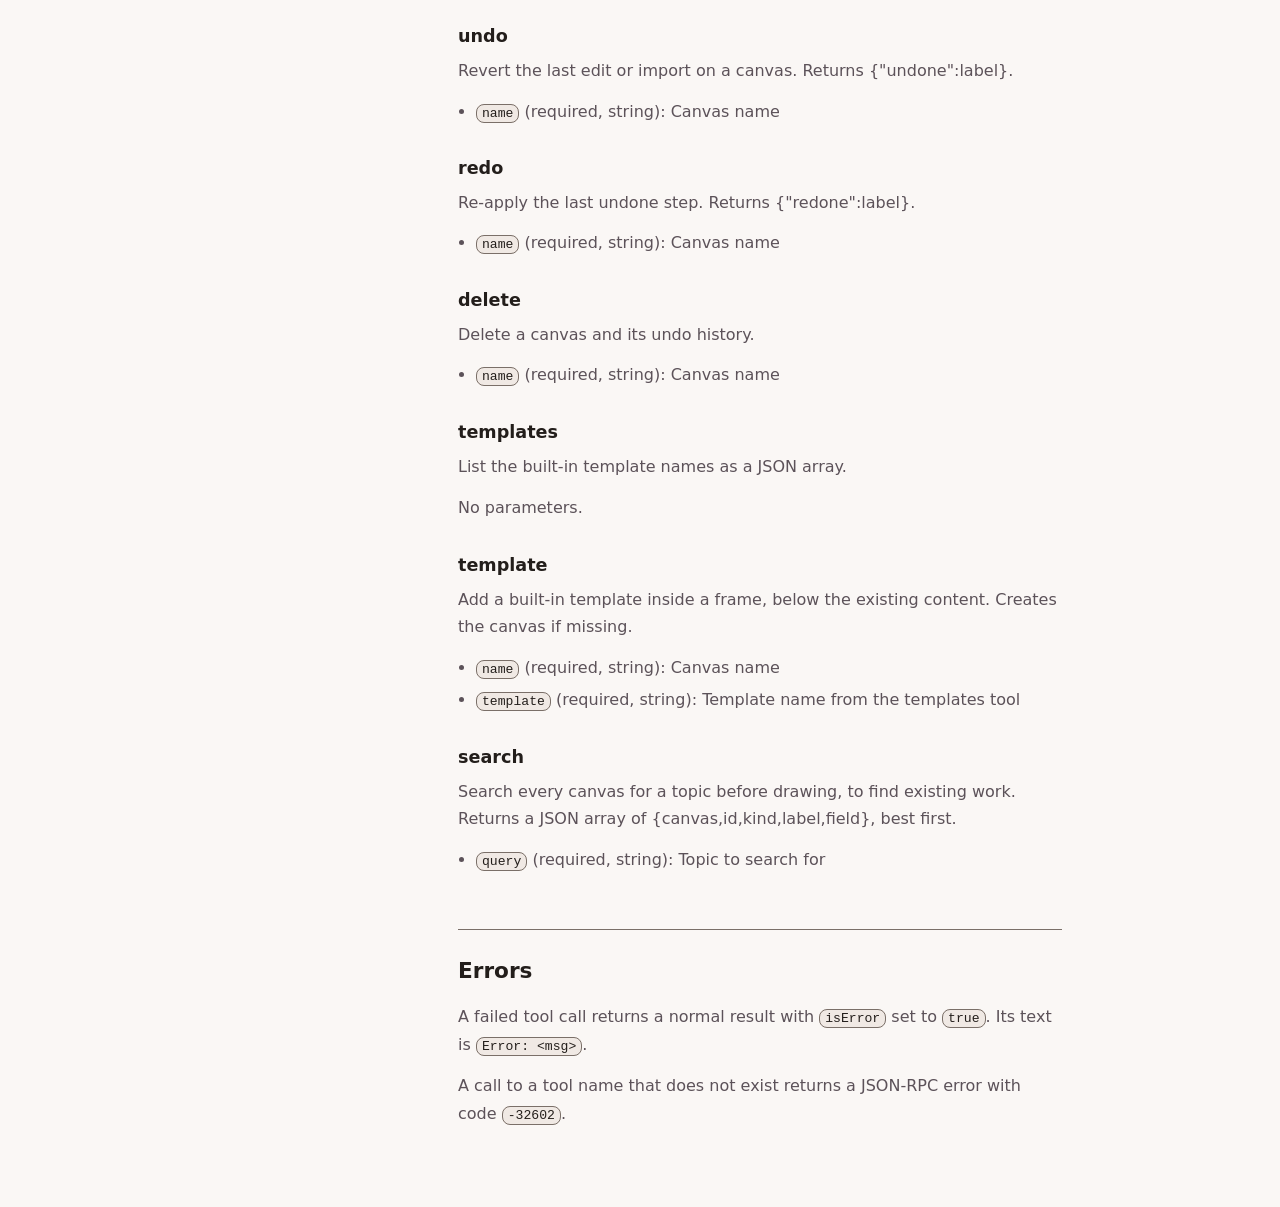
<file: docs/wiki/mcp.html>
<!DOCTYPE html>
<html lang="en">
<head>
  <meta charset="UTF-8">
  <meta name="viewport" content="width=device-width, initial-scale=1.0">
  <title>MCP tools | clidraw</title>
  <meta name="description" content="Every clidraw MCP tool, its parameters and how errors come back.">
  <link rel="canonical" href="https://clidraw.shrtcts.fr/mcp.html">
  <meta property="og:type" content="website">
  <meta property="og:site_name" content="clidraw">
  <meta property="og:title" content="MCP tools | clidraw">
  <meta property="og:description" content="Every clidraw MCP tool, its parameters and how errors come back.">
  <meta property="og:url" content="https://clidraw.shrtcts.fr/mcp.html">
  <meta name="twitter:card" content="summary">
  <meta name="twitter:title" content="MCP tools | clidraw">
  <meta name="twitter:description" content="Every clidraw MCP tool, its parameters and how errors come back.">
  <script type="application/ld+json">
  {
    "@context": "https://schema.org",
    "@type": "SoftwareApplication",
    "name": "clidraw",
    "operatingSystem": "Linux, macOS, Windows",
    "applicationCategory": "DeveloperApplication",
    "description": "Every clidraw MCP tool, its parameters and how errors come back.",
    "url": "https://clidraw.shrtcts.fr/mcp.html",
    "downloadUrl": "https://github.com/shortcuts/clidraw/releases",
    "offers": { "@type": "Offer", "price": "0", "priceCurrency": "USD" }
  }
  </script>
  <link rel="stylesheet" href="style.css">
</head>
<body>
<div class="layout">

  <main>
    <h1 id="mcp-tools">MCP tools</h1>
    <p><code>clidraw mcp</code> serves the commands on the command line page as MCP tools over stdio, for agent clients. It reads one JSON-RPC message per line.</p>

    <h2 id="setup">Setup</h2>
    <p>Add this server to the MCP config of your client:</p>
    <pre><code>{
  "mcpServers": {
    "clidraw": {
      "command": "clidraw",
      "args": ["mcp"]
    }
  }
}</code></pre>
    <p>A running UI reloads the canvas within half a second of an agent edit and drops its own unsaved edits. See <a href="where-files-live.html#edits-from-scripts-and-agents">Where files live</a>.</p>

    <h2 id="instructions">Server instructions</h2>
    <p>The server sends these instructions to the client on connect. <code>clidraw setup</code> writes the same text into the rules file of Claude Code and Codex. Cursor has no rules file.</p>
    <pre><code>clidraw canvases outlive the agent that draws them. Draw so a later agent with no context can read and extend them.

Before you draw
- Call `search` with the topic. Call `show` on each canvas that matches.
- A canvas for the topic exists: extend it with `edit`. Never create a second one.
- No canvas exists: call `new`.

Canvas name
- Use `&lt;repo&gt;-&lt;topic&gt;` in lowercase kebab-case, such as `clidraw-auth-flow`. `&lt;repo&gt;` is the repository directory name.
- Name the topic. Do not use a date or a task name.

Shapes and lines
- Give every shape an `id` that names the thing: a short kind prefix, then the name, such as `svc-auth` or `db-users`.
- Give every line the id `&lt;from&gt;-to-&lt;to&gt;`, such as `svc-auth-to-db-users`.
- Never leave an id random. A later agent edits an element by its id.
- Give every shape a short `label` that a person reads. Label a line when its meaning is not obvious.
- Join shapes with `connect` and their ids, so the line follows the shapes.
- After you add shapes, call `layout`. Use `dir` `td` by default and `lr` for a flow over time.

Code and facts
- Point a shape at its code with `set` and `link`: `path` or `path:line`, relative to the repository root. `add_shape` has no `link` field, so call `set` after it.
- Put other facts a reader needs in `meta`, such as the owner or the data format.
</code></pre>

    <h2 id="tools">Tools</h2>
    <h3 class="item" id="tools-list">list</h3>
    <p>List canvas names as a JSON array.</p>
    <p>No parameters.</p>
    <h3 class="item" id="tools-new">new</h3>
    <p>Create an empty canvas.</p>
    <ul>
      <li><code>name</code> (required, string): Canvas name</li>
    </ul>
    <h3 class="item" id="tools-show">show</h3>
    <p>Print a canvas as JSON.</p>
    <ul>
      <li><code>name</code> (required, string): Canvas name</li>
    </ul>
    <h3 class="item" id="tools-edit">edit</h3>
    <p>Edit an existing canvas. Applies all ops or none and returns {&quot;applied&quot;:N,&quot;ids&quot;:[...]}. Each item of ops is an object whose op field names the op. Ops: add_shape (x, y, optional id, kind, w, h, label, color, fill, meta): Adds a shape. Its size fits the label unless w and h are set. add_text (x, y, text, optional id, color, meta): Adds a line of text. connect (from, to, optional id, kind, label, stroke, meta): Adds a line from one endpoint to another. set (id, optional label, color, fill, stroke, border, align, bold, link, kind, head, label_at, side_labels, meta): Changes one element. Set at least one field besides id. resize (id, w, h): Sets the size of a shape. move (id, dx, dy): Moves one element. duplicate (ids, dx, dy): Copies elements and the lines between them, shifted by dx and dy. Returns the new ids. delete (id): Deletes one element. group (ids): Groups two or more elements. ungroup (ids): Removes the group that holds the elements. order (ids, z): Changes the stacking order of elements. layout (optional ids, dir): Arranges elements by the lines between them. align (ids, mode): Aligns or spreads elements. Lines do not move.</p>
    <ul>
      <li><code>name</code> (required, string): Canvas name</li>
      <li><code>ops</code> (required, array): Each item is an object whose <code>op</code> field names the op. See the <a href="cli.html#ops">edit ops</a>.</li>
    </ul>
    <h3 class="item" id="tools-import">import</h3>
    <p>Add a Mermaid diagram below the existing content. The importer reads flowchart, sequence, class and state diagram syntax. Creates the canvas if missing.</p>
    <ul>
      <li><code>name</code> (required, string): Canvas name</li>
      <li><code>mermaid</code> (required, string): Mermaid diagram text</li>
    </ul>
    <h3 class="item" id="tools-export">export</h3>
    <p>Render a saved canvas and return the text. With ids, render only those elements and the lines bound to them.</p>
    <ul>
      <li><code>name</code> (required, string): Canvas name</li>
      <li><code>format</code> (required, string): One of <code>svg</code>, <code>mermaid</code> or <code>clidraw</code>.</li>
      <li><code>ids</code> (optional, array): Element ids to export. Omit to export the whole canvas.</li>
    </ul>
    <h3 class="item" id="tools-rename">rename</h3>
    <p>Rename a canvas.</p>
    <ul>
      <li><code>name</code> (required, string): Canvas name</li>
      <li><code>to</code> (required, string): New canvas name</li>
    </ul>
    <h3 class="item" id="tools-undo">undo</h3>
    <p>Revert the last edit or import on a canvas. Returns {&quot;undone&quot;:label}.</p>
    <ul>
      <li><code>name</code> (required, string): Canvas name</li>
    </ul>
    <h3 class="item" id="tools-redo">redo</h3>
    <p>Re-apply the last undone step. Returns {&quot;redone&quot;:label}.</p>
    <ul>
      <li><code>name</code> (required, string): Canvas name</li>
    </ul>
    <h3 class="item" id="tools-delete">delete</h3>
    <p>Delete a canvas and its undo history.</p>
    <ul>
      <li><code>name</code> (required, string): Canvas name</li>
    </ul>
    <h3 class="item" id="tools-templates">templates</h3>
    <p>List the built-in template names as a JSON array.</p>
    <p>No parameters.</p>
    <h3 class="item" id="tools-template">template</h3>
    <p>Add a built-in template inside a frame, below the existing content. Creates the canvas if missing.</p>
    <ul>
      <li><code>name</code> (required, string): Canvas name</li>
      <li><code>template</code> (required, string): Template name from the templates tool</li>
    </ul>
    <h3 class="item" id="tools-search">search</h3>
    <p>Search every canvas for a topic before drawing, to find existing work. Returns a JSON array of {canvas,id,kind,label,field}, best first.</p>
    <ul>
      <li><code>query</code> (required, string): Topic to search for</li>
    </ul>

    <h2 id="errors">Errors</h2>
    <p>A failed tool call returns a normal result with <code>isError</code> set to <code>true</code>. Its text is <code>Error: &lt;msg&gt;</code>.</p>
    <p>A call to a tool name that does not exist returns a JSON-RPC error with code <code>-32602</code>.</p>
  </main>

</div>
<script src="wiki-init.js"></script>
</body>
</html>
</file>
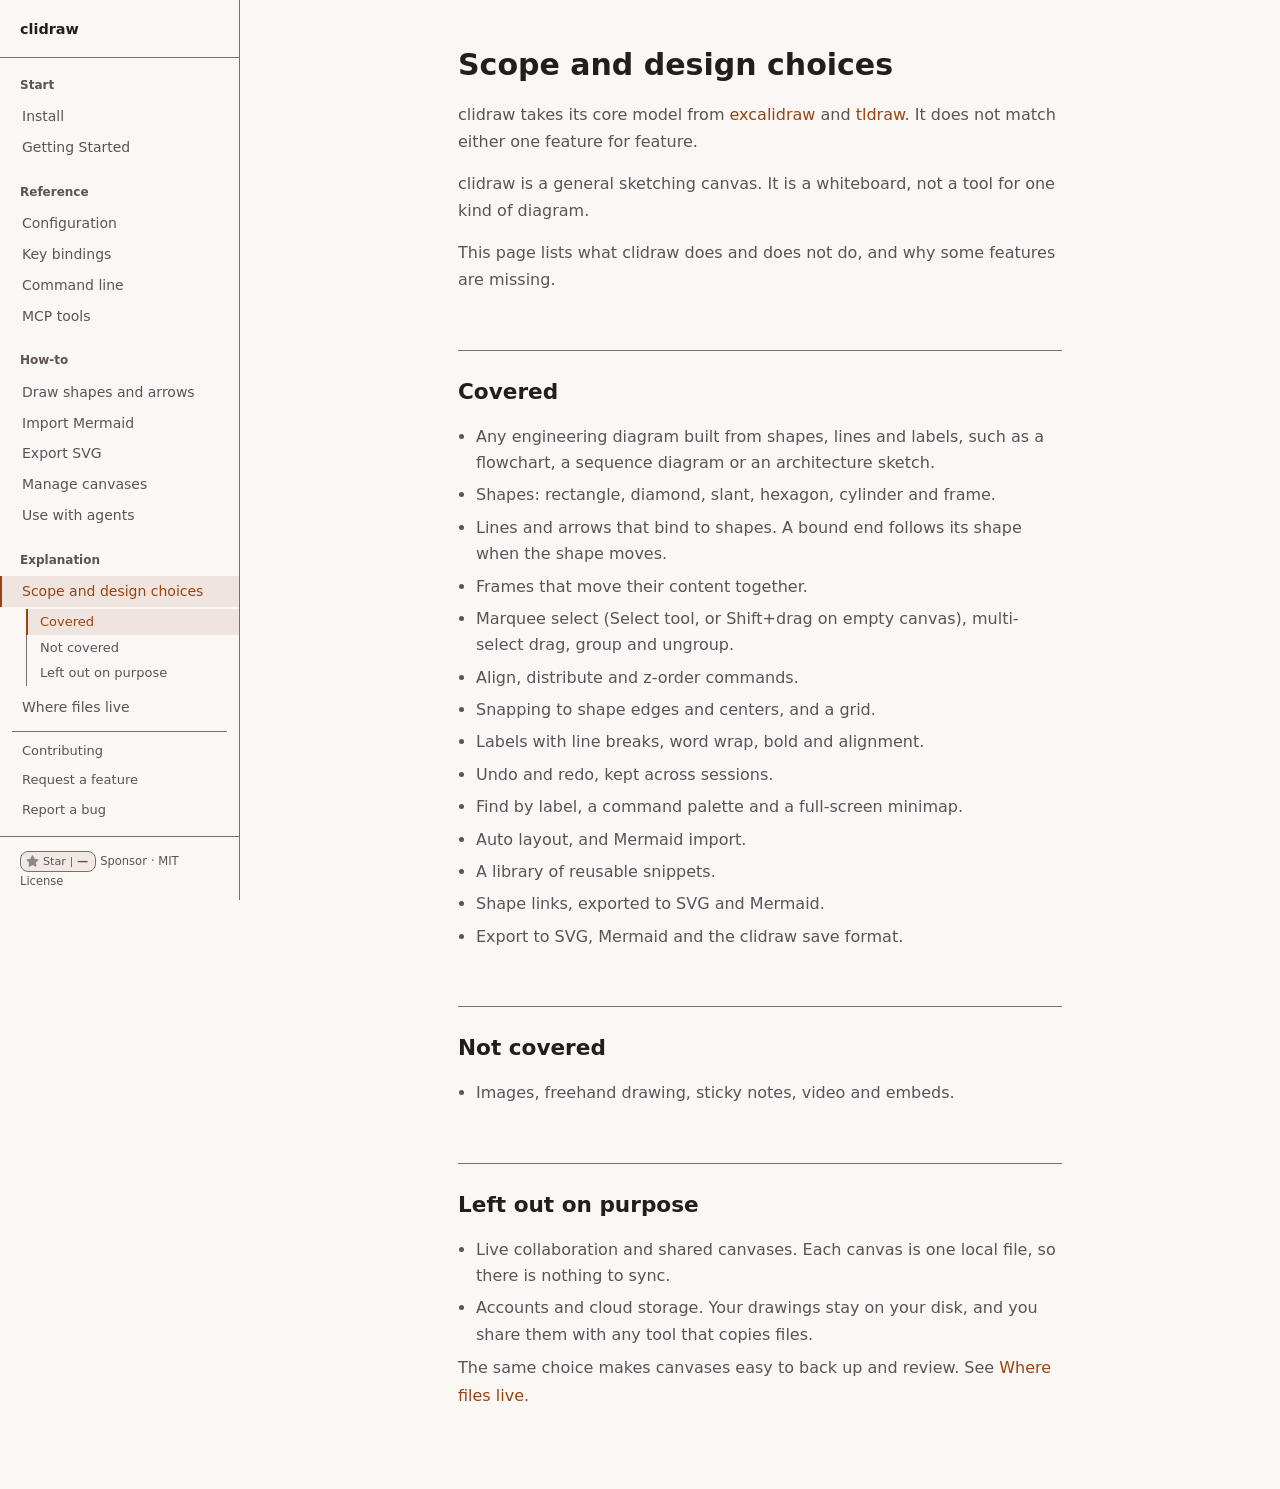
<file: docs/wiki/scope.html>
<!DOCTYPE html>
<html lang="en">
<head>
  <meta charset="UTF-8">
  <meta name="viewport" content="width=device-width, initial-scale=1.0">
  <title>Scope and design choices | clidraw</title>
  <meta name="description" content="What clidraw covers, what it does not cover and what it leaves out on purpose.">
  <link rel="canonical" href="https://clidraw.shrtcts.fr/scope.html">
  <meta property="og:type" content="website">
  <meta property="og:site_name" content="clidraw">
  <meta property="og:title" content="Scope and design choices | clidraw">
  <meta property="og:description" content="What clidraw covers, what it does not cover and what it leaves out on purpose.">
  <meta property="og:url" content="https://clidraw.shrtcts.fr/scope.html">
  <meta name="twitter:card" content="summary">
  <meta name="twitter:title" content="Scope and design choices | clidraw">
  <meta name="twitter:description" content="What clidraw covers, what it does not cover and what it leaves out on purpose.">
  <link rel="stylesheet" href="style.css">
</head>
<body>
<div class="layout">

  <main>
    <h1 id="scope-and-design-choices">Scope and design choices</h1>
    <p>clidraw takes its core model from <a href="https://excalidraw.com">excalidraw</a> and <a href="https://tldraw.com">tldraw</a>. It does not match either one feature for feature.</p>
    <p>clidraw is a general sketching canvas. It is a whiteboard, not a tool for one kind of diagram.</p>
    <p>This page lists what clidraw does and does not do, and why some features are missing.</p>

    <h2 id="covered">Covered</h2>
    <ul>
      <li>Any engineering diagram built from shapes, lines and labels, such as a flowchart, a sequence diagram or an architecture sketch.</li>
      <li>Shapes: rectangle, diamond, slant, hexagon, cylinder and frame.</li>
      <li>Lines and arrows that bind to shapes. A bound end follows its shape when the shape moves.</li>
      <li>Frames that move their content together.</li>
      <li>Marquee select (Select tool, or Shift+drag on empty canvas), multi-select drag, group and ungroup.</li>
      <li>Align, distribute and z-order commands.</li>
      <li>Snapping to shape edges and centers, and a grid.</li>
      <li>Labels with line breaks, word wrap, bold and alignment.</li>
      <li>Undo and redo, kept across sessions.</li>
      <li>Find by label, a command palette and a full-screen minimap.</li>
      <li>Auto layout, and Mermaid import.</li>
      <li>A library of reusable snippets.</li>
      <li>Shape links, exported to SVG and Mermaid.</li>
      <li>Export to SVG, Mermaid and the clidraw save format.</li>
    </ul>

    <h2 id="not-covered">Not covered</h2>
    <ul>
      <li>Images, freehand drawing, sticky notes, video and embeds.</li>
    </ul>

    <h2 id="left-out-on-purpose">Left out on purpose</h2>
    <ul>
      <li>Live collaboration and shared canvases. Each canvas is one local file, so there is nothing to sync.</li>
      <li>Accounts and cloud storage. Your drawings stay on your disk, and you share them with any tool that copies files.</li>
    </ul>
    <p>The same choice makes canvases easy to back up and review. See <a href="where-files-live.html">Where files live</a>.</p>
  </main>

</div>
<script src="wiki-init.js"></script>
</body>
</html>
</file>
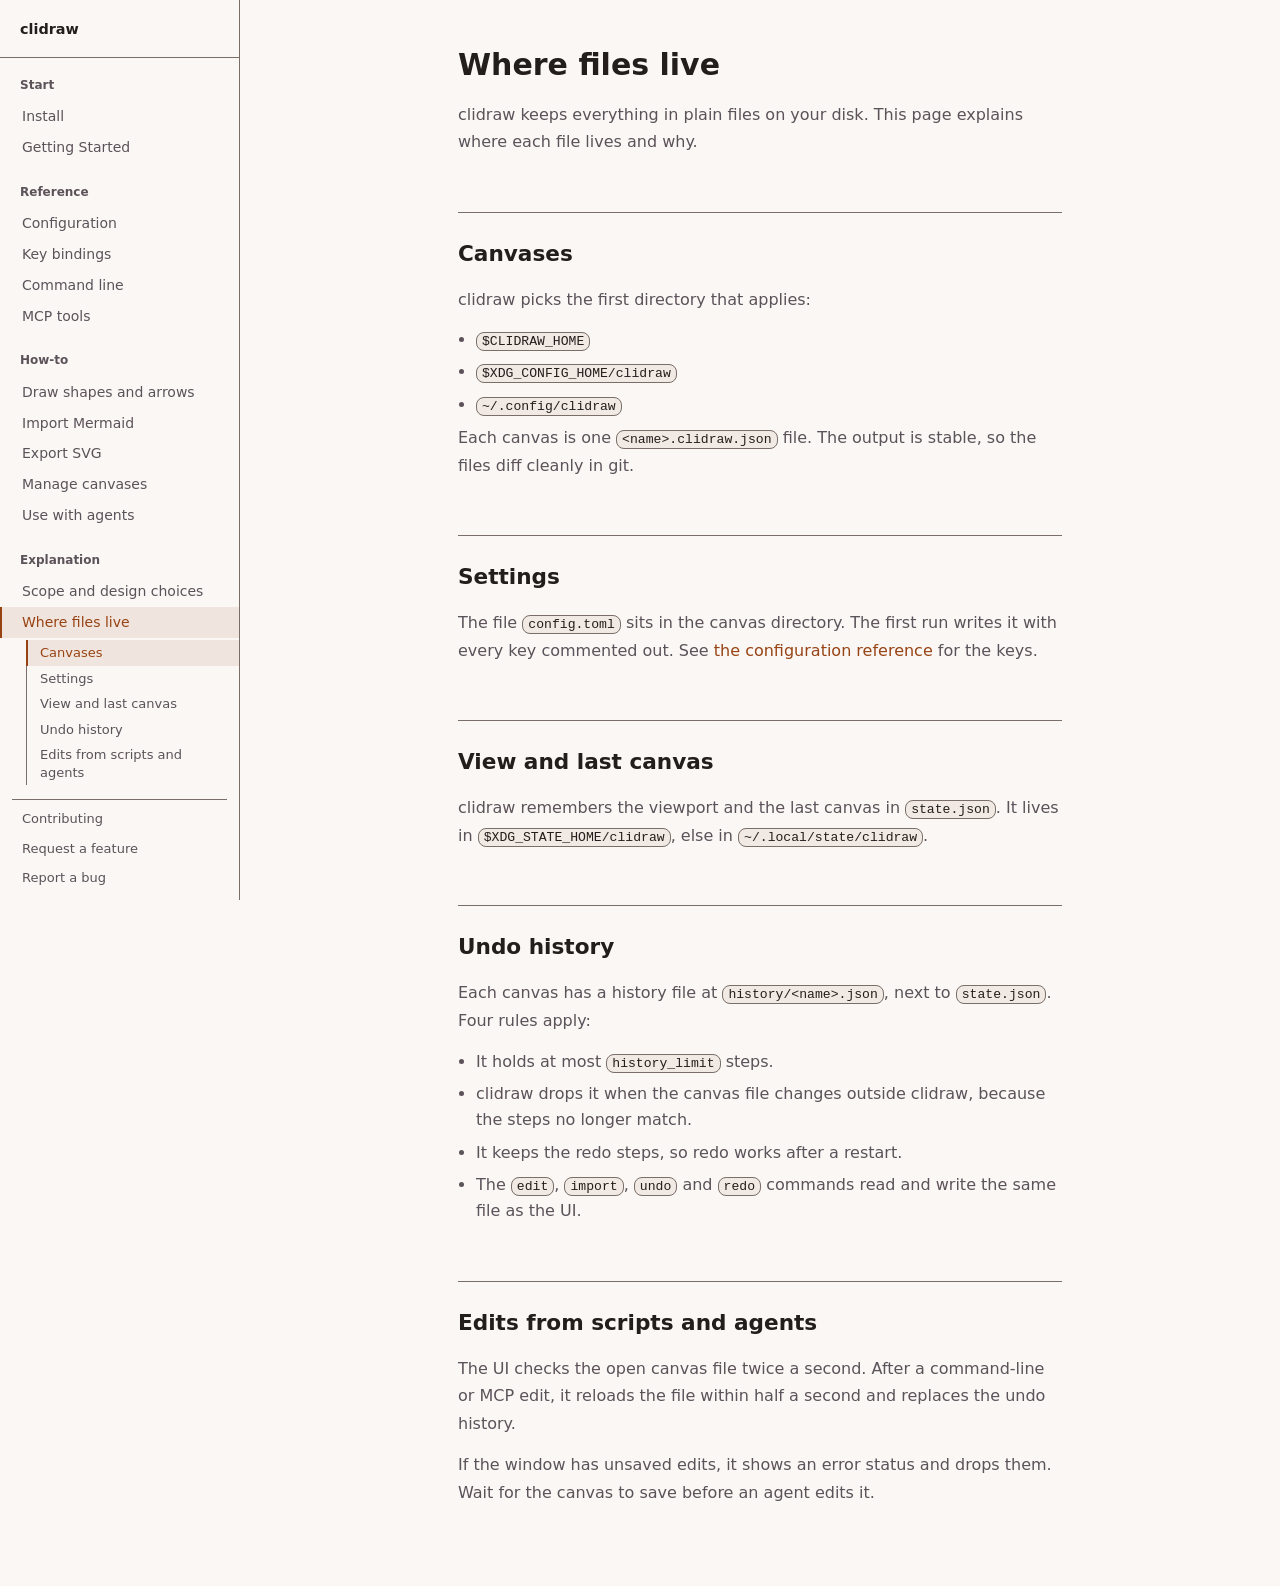
<file: docs/wiki/where-files-live.html>
<!DOCTYPE html>
<html lang="en">
<head>
  <meta charset="UTF-8">
  <meta name="viewport" content="width=device-width, initial-scale=1.0">
  <title>Where files live | clidraw</title>
  <meta name="description" content="Where clidraw stores canvases, settings, the last view and undo history.">
  <link rel="canonical" href="https://clidraw.shrtcts.fr/where-files-live.html">
  <meta property="og:type" content="website">
  <meta property="og:site_name" content="clidraw">
  <meta property="og:title" content="Where files live | clidraw">
  <meta property="og:description" content="Where clidraw stores canvases, settings, the last view and undo history.">
  <meta property="og:url" content="https://clidraw.shrtcts.fr/where-files-live.html">
  <meta name="twitter:card" content="summary">
  <meta name="twitter:title" content="Where files live | clidraw">
  <meta name="twitter:description" content="Where clidraw stores canvases, settings, the last view and undo history.">
  <link rel="stylesheet" href="style.css">
</head>
<body>
<div class="layout">

  <main>
    <h1 id="where-files-live">Where files live</h1>
    <p>clidraw keeps everything in plain files on your disk. This page explains where each file lives and why.</p>

    <h2 id="canvases">Canvases</h2>
    <p>clidraw picks the first directory that applies:</p>
    <ul>
      <li><code>$CLIDRAW_HOME</code></li>
      <li><code>$XDG_CONFIG_HOME/clidraw</code></li>
      <li><code>~/.config/clidraw</code></li>
    </ul>
    <p>Each canvas is one <code>&lt;name&gt;.clidraw.json</code> file. The output is stable, so the files diff cleanly in git.</p>

    <h2 id="settings">Settings</h2>
    <p>The file <code>config.toml</code> sits in the canvas directory. The first run writes it with every key commented out. See <a href="config.html">the configuration reference</a> for the keys.</p>

    <h2 id="view-and-last-canvas">View and last canvas</h2>
    <p>clidraw remembers the viewport and the last canvas in <code>state.json</code>. It lives in <code>$XDG_STATE_HOME/clidraw</code>, else in <code>~/.local/state/clidraw</code>.</p>

    <h2 id="undo-history">Undo history</h2>
    <p>Each canvas has a history file at <code>history/&lt;name&gt;.json</code>, next to <code>state.json</code>. Four rules apply:</p>
    <ul>
      <li>It holds at most <code>history_limit</code> steps.</li>
      <li>clidraw drops it when the canvas file changes outside clidraw, because the steps no longer match.</li>
      <li>It keeps the redo steps, so redo works after a restart.</li>
      <li>The <code>edit</code>, <code>import</code>, <code>undo</code> and <code>redo</code> commands read and write the same file as the UI.</li>
    </ul>

    <h2 id="edits-from-scripts-and-agents">Edits from scripts and agents</h2>
    <p>The UI checks the open canvas file twice a second. After a command-line or MCP edit, it reloads the file within half a second and replaces the undo history.</p>
    <p>If the window has unsaved edits, it shows an error status and drops them. Wait for the canvas to save before an agent edits it.</p>
  </main>

</div>
<script src="wiki-init.js"></script>
</body>
</html>
</file>
<file: docs/wiki/style.css>
:root {
  color-scheme:dark light;
  --bg:       #1E1E24;
  --surface:  #2D2D3A;
  --border:   #8A8490;
  --text:     #F7EBE8;
  --muted:    #B0A8B4;
  --accent:   #F79D5C;
  --accent-bg:color-mix(in srgb,var(--accent) 10%,transparent);
  --info:     #6EA8FE;
  --danger:   #EF4444;
  --mono: ui-monospace,"SF Mono",Menlo,Consolas,monospace;
  --sans: system-ui,-apple-system,"Segoe UI",Roboto,"Helvetica Neue",Arial,sans-serif;
  --nav-w: 240px;
  --r: 12px;
  --r-sm: 8px;
}

@media(prefers-color-scheme:light){
  :root{
    --bg:#FAF7F5;
    --surface:#F0E9E4;
    --border:#7A6F68;
    --text:#231E1B;
    --muted:#5C5259;
    --accent:#984313;
    --danger:#B3261E;
    --info:#1A56C4;
  }
}

*,*::before,*::after{box-sizing:border-box;margin:0;padding:0}
html{-webkit-text-size-adjust:100%;text-size-adjust:100%}
@media(prefers-reduced-motion:no-preference){html{scroll-behavior:smooth}}

::selection{background:var(--accent);color:var(--bg)}

body{
  font-family:var(--sans);
  font-size:16px;
  line-height:1.6;
  color:var(--text);
  background:var(--bg);
}

/* ── Layout ── */
.layout{
  display:grid;
  grid-template-columns:var(--nav-w) 1fr;
  min-height:100vh;
}

/* ── Sidebar ── */
.sidebar{
  position:sticky;
  top:0;
  height:100vh;
  overflow-y:auto;
  border-right:1px solid var(--border);
  display:flex;
  flex-direction:column;
}

.brand{
  display:flex;
  align-items:center;
  gap:10px;
  padding:20px 20px 18px;
  border-bottom:1px solid var(--border);
  text-decoration:none;
  color:var(--text);
  flex-shrink:0;
}

.brand img{border-radius:var(--r-sm);flex-shrink:0}

.brand-name{
  font-size:0.9rem;
  font-weight:600;
  color:var(--text);
  line-height:1.3;
}

nav{
  flex:1;
  display:flex;
  flex-direction:column;
  padding:12px 0;
}

nav a{
  font-size:0.875rem;
  font-weight:500;
  line-height:1.35;
  color:var(--muted);
  text-decoration:none;
  padding:6px 20px;
  border-left:2px solid transparent;
  transition:color 0.1s,background 0.1s,border-color 0.1s;
}

nav a:hover{color:var(--text);background:var(--accent-bg)}

nav a.active{
  color:var(--accent);
  border-left-color:var(--accent);
  background:var(--accent-bg);
  font-weight:500;
}

.sidebar-foot{
  padding:14px 20px;
  border-top:1px solid var(--border);
  font-size:0.72rem;
  color:var(--muted);
  flex-shrink:0;
}

.sidebar-foot a{color:var(--muted);text-decoration:none}
.sidebar-foot a:hover{color:var(--accent)}

/* ── Main ── */
main{
  max-width:700px;
  width:100%;
  margin:0 auto;
  padding:48px 48px 80px;
}

/* ── Type ── */
/* Descending scale: h1 2rem > h2 1.4rem > h3 1.1rem > h4 0.95rem > body 15px.
   h2 is plain text with a rule above it: orange is reserved for links and state. */
h1{
  font-size:1.875rem;
  font-weight:700;
  line-height:1.15;
  color:var(--text);
  margin:0 0 18px;
  text-wrap:balance;
}

h2{
  font-size:1.35rem;
  font-weight:600;
  line-height:1.25;
  color:var(--text);
  margin:56px 0 18px;
  padding-top:28px;
  border-top:1px solid var(--border);
  text-wrap:balance;
}

h2:first-child{margin-top:0;padding-top:0;border-top:none}

h3{
  font-size:1.1rem;
  font-weight:600;
  line-height:1.35;
  color:var(--text);
  margin:32px 0 8px;
  text-wrap:balance;
}

h3:first-child{margin-top:0}

h2 + h3{margin-top:0}

h4{
  font-size:0.95rem;
  font-weight:600;
  line-height:1.4;
  color:var(--text);
  margin:22px 0 6px;
}

h5{
  font-size:0.85rem;
  font-weight:600;
  color:var(--muted);
  margin:14px 0 4px;
}

h1,h2,h3{position:relative}

.heading-link{
  display:inline-flex;
  align-items:center;
  justify-content:center;
  margin-left:6px;
  padding:0;
  width:24px;
  height:24px;
  border:none;
  background:none;
  color:var(--muted);
  cursor:pointer;
  opacity:0;
  vertical-align:middle;
  transition:opacity 0.1s,color 0.1s,transform 0.1s;
}

h1:hover .heading-link,h2:hover .heading-link,h3:hover .heading-link,.heading-link:focus-visible{opacity:1}

.heading-link:hover{color:var(--accent)}

/* Touch has no hover: keep the copy-link control visible and finger-sized. */
@media(hover:none){
  .heading-link{opacity:0.7;width:36px;height:36px;margin-top:-8px;margin-bottom:-8px}
}

.heading-link:active{transform:scale(0.96)}

.heading-link.copied{opacity:1;color:var(--accent)}

p{
  color:var(--muted);
  line-height:1.72;
  margin-bottom:14px;
}

p:last-child{margin-bottom:0}

a{color:var(--accent);text-decoration:none}
a:hover{text-decoration:underline}

ul,ol{padding-left:18px;color:var(--muted)}
li{margin-bottom:6px;line-height:1.65}

strong{color:var(--text);font-weight:600}

code{
  font-family:var(--mono);
  font-size:0.82em;
  background:var(--surface);
  border:1px solid var(--border);
  padding:1px 5px;
  border-radius:var(--r-sm);
  color:var(--text);
}

pre{
  overflow-x:auto;
  margin:4px 0 32px;
  padding:12px 16px;
  background:var(--surface);
  border:1px solid var(--border);
  border-radius:var(--r);
}

pre code{
  background:none;
  border:none;
  padding:0;
}

blockquote{
  margin:4px 0 20px;
  padding:10px 16px;
  background:var(--surface);
  border:1px solid var(--border);
  border-left:3px solid var(--accent);
  border-radius:var(--r);
}

blockquote p, blockquote em{margin:0}

/* On This Page list (built by wiki-init.js); shown only where the sidebar outline is hidden (phones). */
.page-toc{
  display:none;
  flex-wrap:wrap;
  gap:6px 16px;
  margin:0 0 28px;
  padding:12px 16px;
  background:var(--surface);
  border:1px solid var(--border);
  border-radius:var(--r);
  font-size:0.84rem;
}

.page-toc-title{
  flex-basis:100%;
  font-size:0.8125rem;
  font-weight:700;
  color:var(--text);
}

@media(max-width:680px){
  .page-toc{display:flex;flex-direction:column;gap:2px}
  .page-toc a{padding:6px 0}
}

/* ── API reference endpoint cards ── */
.endpoint{
  min-width:0;
  margin:0 0 16px;
  padding:14px 16px;
  background:var(--surface);
  border:1px solid var(--border);
  border-radius:var(--r);
  scroll-margin-top:16px;
}
.endpoint > p{margin:8px 0 0;font-size:0.88rem;color:var(--muted);line-height:1.55}
.endpoint-head{display:flex;flex-wrap:wrap;align-items:center;gap:10px;margin:0;font-size:inherit}
.endpoint-path{
  font-family:var(--mono);
  font-size:0.9rem;
  font-weight:600;
  background:none;
  border:none;
  padding:0;
  overflow-wrap:anywhere;
}
.method{
  font-size:0.7rem;
  font-weight:700;
  letter-spacing:0.04em;
  padding:3px 8px;
  border-radius:var(--r-sm);
}
.method-get{background:color-mix(in srgb,var(--muted) 16%,transparent);color:var(--muted)}
.method-post{background:color-mix(in srgb,var(--accent) 16%,transparent);color:var(--accent)}
.method-put{background:color-mix(in srgb,var(--info) 16%,transparent);color:var(--info)}
.method-delete{background:color-mix(in srgb,var(--danger) 16%,transparent);color:var(--danger)}
.params{margin:12px 0 0;border-top:1px solid var(--border)}
.param{
  display:grid;
  grid-template-columns:minmax(0,15rem) minmax(0,1fr);
  gap:4px 16px;
  padding:8px 0;
  border-bottom:1px solid var(--border);
  font-size:0.84rem;
  color:var(--muted);
}
.param:last-child{border-bottom:none;padding-bottom:0}
.param dt code{overflow-wrap:anywhere}
.param dd{min-width:0;overflow-wrap:anywhere}
.param-type{font-family:var(--mono);font-size:0.76rem;color:var(--text)}
.param-flag{font-family:var(--mono);font-size:0.66rem;text-transform:uppercase;letter-spacing:0.06em;margin-right:6px}
.endpoint-returns{padding-top:8px;border-top:1px solid var(--border)}
.endpoint code{overflow-wrap:anywhere}
@media(max-width:680px){
  .param{grid-template-columns:minmax(0,1fr)}
}

/* ── Feature sections ── */
.shot img{
  display:block;
  width:100%;
  max-width:240px;
  margin:0 0 16px;
  border:1px solid var(--border);
  border-radius:var(--r);
}

/* Wide screens: the screenshot hangs in the right margin and stays in view while its section scrolls. */
@media(min-width:1280px){
  .has-shot{
    display:grid;
    grid-template-columns:minmax(0,1fr) 200px;
    column-gap:32px;
    margin-right:-232px;
  }
  .has-shot > *{grid-column:1}
  .has-shot > .shot{grid-column:2;grid-row:1 / span 100;margin-top:8px}
  .shot img{position:sticky;top:24px;margin:0}
}

.section-bullets{
  list-style:none;
  padding:0;
  margin-top:2px;
}

.section-bullets li{
  position:relative;
  padding-left:16px;
  margin-bottom:10px;
  font-size:0.875rem;
  color:var(--muted);
  line-height:1.62;
}

.section-bullets li::before{
  content:'—';
  position:absolute;
  left:0;
  color:var(--muted);
  font-size:0.8rem;
}

/* ── Card grid (index): text-first rows ── */
.card-grid{
  display:flex;
  flex-direction:column;
  margin:20px 0;
}

.card{
  border-bottom:1px solid var(--border);
  padding:12px 0;
  text-decoration:none;
  color:inherit;
  display:block;
}

.card:hover{text-decoration:none}
.card:hover h3{color:var(--accent)}

.card h3{
  font-size:0.95rem;
  font-weight:600;
  color:var(--text);
  margin:0 0 4px;
}

.card p{
  font-size:0.875rem;
  color:var(--muted);
  margin:0;
  line-height:1.5;
}

/* ── Quick start ── */
ol.quickstart{
  padding-left:20px;
}

ol.quickstart li{
  color:var(--muted);
  margin-bottom:10px;
  line-height:1.68;
  font-size:0.9rem;
}

/* ── Troubleshooting list ── */
ul.trouble{padding-left:18px}
ul.trouble li{
  color:var(--muted);
  margin-bottom:12px;
  line-height:1.65;
  font-size:0.9rem;
}

/* ── Step list (onboarding) ── */
.step-list{list-style:none;padding:0;counter-reset:steps}
.step-list li{
  display:flex;
  gap:16px;
  align-items:flex-start;
  margin-bottom:24px;
  counter-increment:steps;
}
.step-list li::before{
  content:counter(steps);
  font-size:0.72rem;
  font-weight:700;
  color:var(--bg);
  background:var(--accent);
  width:22px;
  height:22px;
  border-radius:50%;
  display:flex;
  align-items:center;
  justify-content:center;
  flex-shrink:0;
  margin-top:2px;
}
.step-list li>div>strong{
  display:block;
  font-size:0.9rem;
  font-weight:600;
  color:var(--text);
  margin-bottom:4px;
}
.step-list li>div>p{
  font-size:0.875rem;
  margin:0;
}

/* ── GitHub star button ── */
.gh-star{
  display:inline-flex;
  align-items:center;
  gap:4px;
  padding:3px 7px 3px 5px;
  border:1px solid var(--border);
  border-radius:var(--r-sm);
  background:var(--surface);
  color:var(--muted);
  text-decoration:none;
  font-family:var(--sans);
  font-size:0.70rem;
  line-height:1;
  transition:border-color 0.12s,color 0.12s,background 0.12s;
  white-space:nowrap;
  vertical-align:middle;
}
.gh-star:hover{
  border-color:var(--accent);
  color:var(--accent);
  background:var(--accent-bg);
  text-decoration:none;
}
.gh-star svg{flex-shrink:0;opacity:0.65;transition:opacity 0.12s}
.gh-star:hover svg{opacity:1}
.gh-star-sep{
  display:inline-block;
  width:1px;
  height:10px;
  background:var(--border);
  margin:0 1px;
}
.gh-star-count{font-weight:600}
.sidebar-foot-lic{margin-left:4px}

/* ── Nav extras ── */
.nav-outline{display:flex;flex-direction:column;margin:2px 0 6px 26px;border-left:1px solid var(--border)}
.nav-outline a{display:block;padding:4px 16px 4px 12px;margin-left:-1px;font-size:0.8125rem;font-weight:400;line-height:1.35;border-left:2px solid transparent}
.nav-outline a.nav-h3{font-size:0.75rem}
.nav-outline a.nav-h3{padding-left:28px;background:linear-gradient(var(--border),var(--border)) 14px 0/1px 100% no-repeat}
.nav-outline a.active{color:var(--accent);border-left-color:var(--accent)}
.nav-outline a.nav-h3.active{background:linear-gradient(var(--border),var(--border)) 14px 0/1px 100% no-repeat}
h2[id],h3[id]{scroll-margin-top:16px}
.nav-sep{
  display:block;
  height:1px;
  background:var(--border);
  margin:8px 12px 4px;
}
.nav-group{
  display:block;
  font-size:0.75rem;
  font-weight:600;
  color:var(--muted);
  padding:20px 20px 6px;
}
nav [role=group]:first-child > .nav-group{padding-top:6px}

nav a.nav-ext{font-size:0.8125rem;font-weight:400}

nav [role=group]{display:flex;flex-direction:column}

.skip-link{position:absolute;left:8px;top:-60px;z-index:10;padding:8px 12px;background:var(--accent);color:var(--bg);border-radius:var(--r)}
.skip-link:focus{top:8px}
.sr-only{position:absolute;width:1px;height:1px;overflow:hidden;clip:rect(0 0 0 0);white-space:nowrap}

.nav-toggle-btn{display:none}

/* ── Responsive ── */
@media(max-width:900px){
  :root{--nav-w:208px}
  main{max-width:600px;padding:40px 32px 72px}
}

@media(max-width:680px){
  .layout{grid-template-columns:minmax(0,1fr)}

  .sidebar{
    position:relative;
    height:auto;
    border-right:none;
    border-bottom:1px solid var(--border);
  }

  .brand{padding:14px 66px 12px 16px;min-height:60px}

  .nav-toggle-btn{
    display:flex;
    align-items:center;
    justify-content:center;
    position:absolute;
    right:14px;
    top:12px;
    width:36px;
    height:36px;
    background:none;
    border:1px solid var(--border);
    border-radius:var(--r-sm);
    cursor:pointer;
    color:var(--muted);
    transition:color 0.1s,border-color 0.1s,transform 0.1s;
  }

  .nav-toggle-btn:hover{color:var(--text);border-color:var(--accent)}
  .nav-toggle-btn:active{transform:scale(0.96)}

  nav{
    display:none;
    flex-direction:column;
    padding:8px 0 4px;
    border-top:1px solid var(--border);
  }

  nav.open{display:flex}

  nav a{
    padding:9px 20px;
    border-left:2px solid transparent;
    border-bottom:none;
    font-size:0.74rem;
  }

  nav a.active{
    border-left-color:var(--accent);
  }

  .nav-outline a{padding:7px 16px 7px 12px}
  .nav-outline a.nav-h3{padding-left:28px}

  .sidebar-foot{display:none}

  main{padding:28px 16px 56px;min-width:0;overflow-wrap:anywhere}

  h1{font-size:1.75rem}
  h2{font-size:1.25rem;margin-top:44px;padding-top:22px}
  h3{font-size:1.05rem}
  nav a{font-size:0.9375rem}
  .nav-outline a{font-size:0.875rem}
  .nav-outline a.nav-h3{font-size:0.8125rem}
  nav a.nav-ext{font-size:0.875rem}
  .nav-group{font-size:0.8125rem}

  .section-bullets li{font-size:0.92rem}

  pre{padding:10px 12px;font-size:0.85rem}
  .nav-toggle-btn{width:44px;height:44px;top:8px}

  #docsearch{padding:6px 10px;border-bottom:1px solid var(--border)}
  .DocSearch-Button{height:32px}
}

/* ── DocSearch theme ── */
:root{
  --docsearch-primary-color:var(--accent);
  --docsearch-text-color:var(--text);
  --docsearch-highlight-color:var(--accent);
  --docsearch-muted-color:var(--muted);
  --docsearch-container-background:color-mix(in srgb,var(--bg) 85%,transparent);
  --docsearch-modal-background:var(--surface);
  --docsearch-modal-shadow:none;
  --docsearch-searchbox-background:var(--bg);
  --docsearch-searchbox-focus-background:var(--bg);
  --docsearch-searchbox-shadow:inset 0 0 0 1px var(--accent);
  --docsearch-hit-color:var(--text);
  --docsearch-hit-active-color:var(--bg);
  --docsearch-hit-background:var(--bg);
  --docsearch-hit-shadow:none;
  --docsearch-key-gradient:none;
  --docsearch-key-shadow:none;
  --docsearch-footer-background:var(--surface);
  --docsearch-footer-shadow:none;
  --docsearch-logo-color:var(--muted);
}

#docsearch{
  padding:8px 12px;
  border-bottom:1px solid var(--border);
}

.DocSearch-Button{
  box-sizing:border-box !important;
  width:100% !important;
  margin:0 !important;
  padding:0 10px !important;
  border-radius:var(--r-sm) !important;
  background:var(--surface) !important;
  border:1px solid var(--border) !important;
  color:var(--muted) !important;
  height:30px !important;
  box-shadow:none !important;
}

.DocSearch-Button:hover{
  background:var(--accent-bg) !important;
  border-color:var(--accent) !important;
  box-shadow:none !important;
  color:var(--text) !important;
}

.DocSearch-Button .DocSearch-Search-Icon{
  color:var(--muted) !important;
  width:13px !important;
  height:13px !important;
  flex-shrink:0;
}

.DocSearch-Button-Placeholder{
  font-family:var(--sans) !important;
  font-size:0.72rem !important;
  color:var(--muted) !important;
  padding:0 6px !important;
}

.DocSearch-Button-Keys{
  display:flex;
  gap:2px;
}

.DocSearch-Button-Key{
  background:var(--bg) !important;
  border:1px solid var(--border) !important;
  border-radius:var(--r-sm) !important;
  color:var(--muted) !important;
  font-family:var(--sans) !important;
  font-size:0.60rem !important;
  height:16px !important;
  min-width:16px !important;
  padding:0 3px !important;
  box-shadow:none !important;
  top:0 !important;
}

/* ── Share viewer ── */
main.viewer{max-width:none}
.viewer button{
  font:inherit;
  color:var(--text);
  background:var(--surface);
  border:1px solid var(--border);
  border-radius:var(--r-sm);
  padding:6px 12px;
  margin-right:8px;
  cursor:pointer;
}
.viewer button:disabled{opacity:.5;cursor:default}
#error{color:var(--danger)}
#diagram{
  --pele-line:var(--muted);
  height:70vh;
  overflow:hidden;
  border:1px solid var(--border);
  border-radius:var(--r);
}
#diagram:empty{display:none}
</file>
